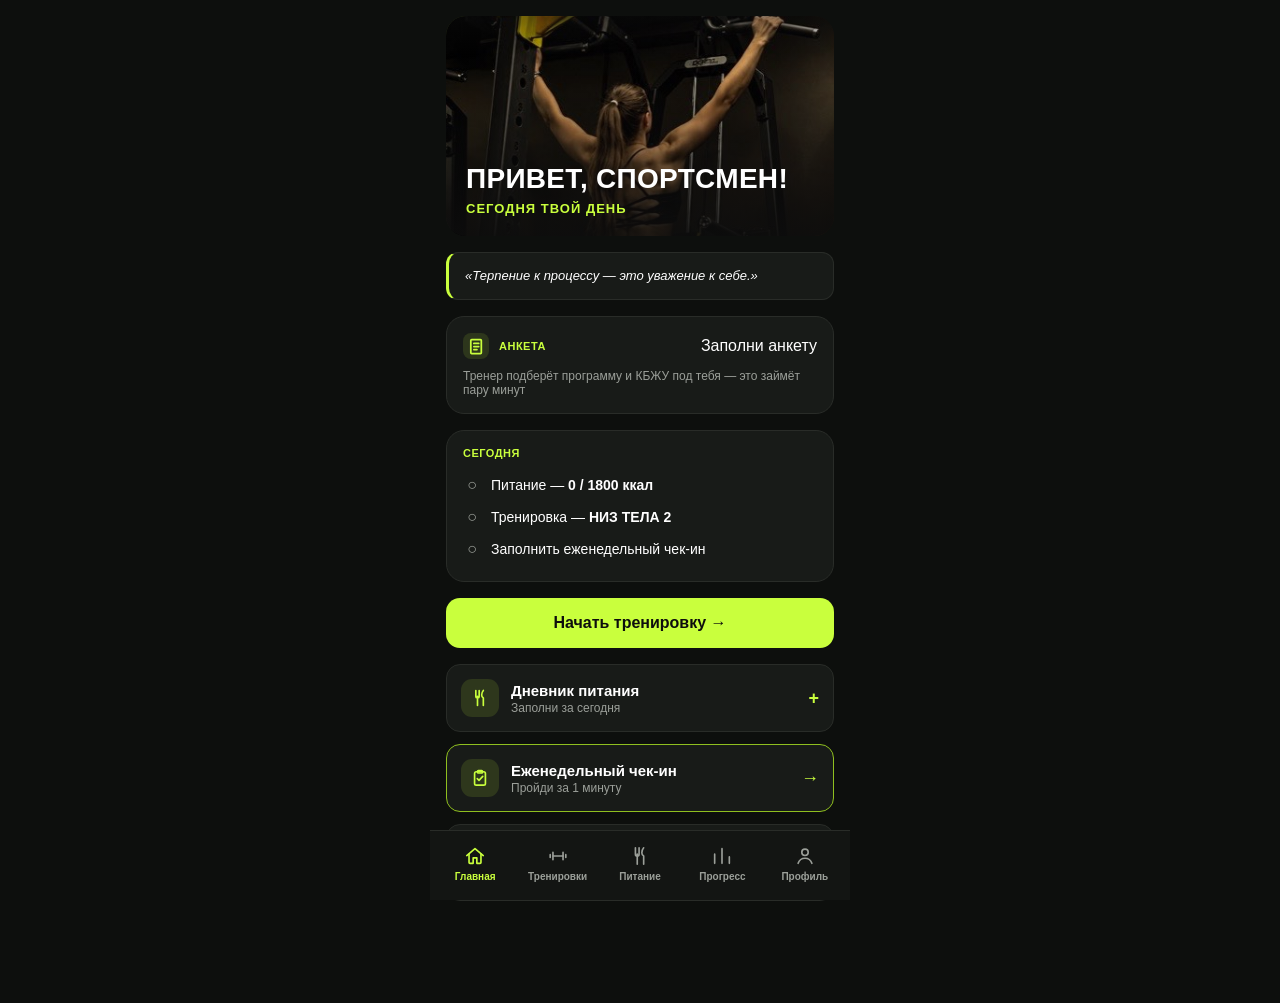
<file: index.html>
<!doctype html>
<html lang="ru">
<head>
<meta charset="UTF-8" />
<meta name="viewport" content="width=device-width, initial-scale=1.0, maximum-scale=1.0, user-scalable=no, viewport-fit=cover" />
<title>Мой тренер</title>
<meta name="theme-color" content="#0d0f0d" />
<meta name="mobile-web-app-capable" content="yes" />
<meta name="apple-mobile-web-app-capable" content="yes" />
<meta name="apple-mobile-web-app-status-bar-style" content="black-translucent" />
<meta name="apple-mobile-web-app-title" content="Мой тренер" />
<link rel="apple-touch-icon" href="icons/apple-touch-icon.png" />
<link rel="icon" href="icons/icon-192.png" />
<link rel="preconnect" href="https://telegram.org" />
<link rel="preconnect" href="https://fit.201-50-117-140.sslip.io" />
<link rel="stylesheet" href="styles.css" />
<script src="https://telegram.org/js/telegram-web-app.js" defer></script>
</head>
<body>
<div class="app">

  <!-- ===== HOME ===== -->
  <section class="screen" id="screen-home" data-screen>
    <div class="hero">
      <div class="hero-photo"></div>
      <img class="hero-img" src="assets/hero.jpg" alt=""
           onerror="this.remove()" />
      <div class="hero-overlay"></div>
      <div class="hero-text">
        <div class="hero-greeting" id="home-greeting">ПРИВЕТ!</div>
        <div class="hero-sub">Сегодня твой день</div>
      </div>
    </div>

    <div class="quote-card" id="daily-quote">Загрузка…</div>

    <div class="goal-card" id="anketa-nudge-card" data-nav="anketa">
      <div class="goal-card-head">
        <div class="goal-card-label-group">
          <span class="icon-badge sm" data-icon="notebook"></span>
          <span class="goal-card-label" id="anketa-nudge-label">АНКЕТА</span>
        </div>
        <span id="anketa-nudge-title">Заполни анкету</span>
      </div>
      <div class="goal-card-numbers" id="anketa-nudge-sub">Тренер подберёт программу и КБЖУ под тебя — это займёт пару минут</div>
    </div>

    <div class="goal-card" id="tariff-nudge-card" data-nav="tariff" hidden>
      <div class="goal-card-head">
        <div class="goal-card-label-group">
          <span class="icon-badge sm" data-icon="card"></span>
          <span class="goal-card-label">ТАРИФ</span>
        </div>
        <span id="tariff-nudge-title">Выбери тариф</span>
      </div>
      <div class="goal-card-numbers" id="tariff-nudge-sub">Тренер подготовил варианты — выбери свой</div>
    </div>

    <div class="goal-card" id="goal-card" data-nav="anketa" data-open-section="goals" hidden>
      <div class="goal-card-head">
        <div class="goal-card-label-group">
          <span class="icon-badge sm" data-icon="target"></span>
          <span class="goal-card-label">ТВОЯ ЦЕЛЬ</span>
        </div>
        <span id="goal-card-title">—</span>
      </div>
      <div class="goal-progress-bar"><div class="goal-progress-fill" id="goal-progress-fill"></div></div>
      <div class="goal-card-numbers" id="goal-card-numbers"></div>
    </div>

    <div class="today-card" id="today-card">
      <div class="today-card-title">СЕГОДНЯ</div>
      <div class="today-row" id="today-row-nutrition">
        <span class="today-mark" id="today-mark-nutrition">○</span>
        <span class="today-row-text">Питание — <b id="today-nutrition-text">0 / 1800 ккал</b></span>
      </div>
      <div class="today-row" id="today-row-workout">
        <span class="today-mark" id="today-mark-workout">○</span>
        <span class="today-row-text">Тренировка — <b id="today-workout-text">—</b></span>
      </div>
      <div class="today-row" id="today-row-checkin" hidden>
        <span class="today-mark">○</span>
        <span class="today-row-text">Заполнить еженедельный чек-ин</span>
      </div>
    </div>

    <button class="btn-primary" id="today-cta-btn" data-nav="workouts">Начать тренировку →</button>

    <div class="list-card" data-nav="nutrition">
      <div class="list-card-icon" data-icon="fork"></div>
      <div class="list-card-body">
        <div class="list-card-title">Дневник питания</div>
        <div class="list-card-sub" id="nutrition-card-sub">Заполни за сегодня</div>
      </div>
      <div class="list-card-plus">+</div>
    </div>

    <div class="list-card" id="checkin-banner" data-nav="checkin" hidden>
      <div class="list-card-icon" data-icon="clipboard"></div>
      <div class="list-card-body">
        <div class="list-card-title">Еженедельный чек-ин</div>
        <div class="list-card-sub">Пройди за 1 минуту</div>
      </div>
      <div class="list-card-arrow">→</div>
    </div>

    <div class="list-card" data-nav="ai">
      <div class="list-card-icon" data-icon="bot"></div>
      <div class="list-card-body">
        <div class="list-card-title">ИИ-консультант</div>
        <div class="list-card-sub">Быстрый ответ на вопрос о тренировках и питании</div>
      </div>
      <div class="list-card-arrow">→</div>
    </div>
  </section>

  <!-- ===== WORKOUTS ===== -->
  <section class="screen" id="screen-workouts" data-screen hidden>
    <div class="hero hero-sub-screen">
      <div class="hero-photo"></div>
      <img class="hero-img" src="assets/workouts.jpg" alt="" loading="lazy" onerror="this.remove()" />
      <div class="hero-overlay"></div>
      <div class="hero-topbar">
        <button class="back-btn back-btn-overlay" data-nav="home">←</button>
      </div>
      <div class="hero-text">
        <div class="hero-greeting" id="workout-day-title">ВЕРХ ТЕЛА</div>
        <div class="hero-sub" id="workout-day-meta">40 мин &nbsp;·&nbsp; 8 упражнений</div>
      </div>
    </div>

    <div class="segmented" id="workout-segmented">
      <span class="active" data-view="day">Сегодня</span><span data-view="week">Вся неделя</span>
    </div>

    <div data-view-content="day" id="workout-day">
      <div class="day-pills" id="workout-day-pills"></div>

      <button class="btn-primary" id="start-workout-btn">Начать</button>

      <div class="section-label">Упражнения</div>
      <div class="exercise-list" id="exercise-list"></div>
    </div>

    <div data-view-content="week" id="workout-week" hidden>
      <div class="week-summary-header">
        <span id="week-completion-label">0 из 0 выполнено</span>
        <div class="goal-progress-bar"><div class="goal-progress-fill" id="week-completion-fill"></div></div>
      </div>
      <div class="section-label">Программа на неделю</div>
      <div id="week-program-list" class="week-program-list"></div>
    </div>
  </section>

  <!-- ===== WORKOUT SESSION (пошаговое выполнение) ===== -->
  <section class="screen" id="screen-session" data-screen hidden>
    <div class="topbar">
      <button class="back-btn" id="session-close">✕</button>
      <div class="topbar-title" id="session-progress-label">Упражнение 1 из 8</div>
      <div class="topbar-spacer"></div>
    </div>
    <div class="session-progress-bar"><div class="session-progress-fill" id="session-progress-fill"></div></div>

    <div class="session-exercise-icon" id="session-exercise-icon"></div>
    <div class="session-exercise-name" id="session-exercise-name">—</div>
    <div class="session-exercise-target" id="session-exercise-target">—</div>

    <div class="tip-text" id="session-tip">Работай подконтрольно, следи за техникой.</div>

    <div id="session-sets-block">
      <div class="section-label">Подходы</div>
      <div id="session-sets-list" class="session-sets-list"></div>
    </div>

    <div id="session-rpe-block">
      <div class="section-label">RPE — насколько тяжело?</div>
      <div class="scale-10" id="session-rpe-scale"></div>
    </div>

    <div class="section-label">Комментарий (необязательно)</div>
    <textarea id="session-comment" class="session-comment" placeholder="Как прошло? Что-то мешало?"></textarea>

    <button class="btn-primary" id="session-next-btn">Готово →</button>
  </section>

  <!-- ===== WORKOUT COMPLETE ===== -->
  <section class="screen" id="screen-session-complete" data-screen hidden>
    <div class="complete-wrap">
      <div class="complete-check" data-icon="check"></div>
      <div class="complete-title">ТРЕНИРОВКА<br />ВЫПОЛНЕНА</div>
      <div class="stat-row">
        <div class="stat-card">
          <div class="stat-value" id="complete-duration">—</div>
          <div class="stat-label">минут</div>
        </div>
        <div class="stat-card">
          <div class="stat-value" id="complete-exercises">—</div>
          <div class="stat-label">упражнений</div>
        </div>
        <div class="stat-card">
          <div class="stat-value" id="complete-sets">—</div>
          <div class="stat-label">подходов</div>
        </div>
      </div>
      <div class="section-label">Как прошло?</div>
      <div class="mood-row" id="complete-mood-row">
        <button class="mood-btn" data-mood="hard"><span data-icon="sad"></span><span>Тяжело</span></button>
        <button class="mood-btn" data-mood="ok"><span data-icon="neutral"></span><span>Нормально</span></button>
        <button class="mood-btn" data-mood="great"><span data-icon="flame"></span><span>Отлично</span></button>
      </div>
      <div class="section-label">Насколько тяжело в целом? (RPE)</div>
      <div class="scale-10" id="complete-rpe-scale" data-scale></div>

      <div class="complete-quote" id="complete-quote">Ещё один шаг к твоей цели.</div>
      <button class="btn-primary" id="complete-finish-btn">Завершить</button>
      <button class="btn-outline" id="complete-contact-trainer-btn">Есть вопрос по тренировке? Написать тренеру</button>
    </div>
  </section>

  <!-- ===== NUTRITION ===== -->
  <section class="screen" id="screen-nutrition" data-screen hidden>
    <div class="hero hero-sub-screen">
      <div class="hero-photo"></div>
      <img class="hero-img" src="assets/nutrition.jpg" alt="" loading="lazy" onerror="this.remove()" />
      <div class="hero-overlay"></div>
      <div class="hero-topbar">
        <button class="back-btn back-btn-overlay" data-nav="home">←</button>
      </div>
      <div class="hero-text">
        <div class="hero-greeting">ПИТАНИЕ</div>
        <div class="hero-sub">Хорошее питание — забота о себе</div>
      </div>
    </div>

    <div class="segmented" id="nutrition-segmented">
      <span class="active" data-view="day">Сегодня</span><span data-view="week">Неделя</span>
    </div>

    <div data-view-content="day" id="nutrition-day">
      <div class="calorie-ring-wrap">
        <div class="calorie-ring">
          <div class="calorie-value" id="nutrition-today-kcal">0</div>
          <div class="calorie-goal">из <span id="nutrition-goal-kcal">1800</span> ккал</div>
        </div>
        <div class="macro-list">
          <div class="macro-row"><span class="macro-dot macro-b"></span>Б <b id="nutrition-today-protein" class="macro-value">0 г</b></div>
          <div class="macro-row"><span class="macro-dot macro-f"></span>Ж <b id="nutrition-today-fat" class="macro-value">0 г</b></div>
          <div class="macro-row"><span class="macro-dot macro-c"></span>У <b id="nutrition-today-carbs" class="macro-value">0 г</b></div>
        </div>
      </div>

      <div class="section-label">Записи за сегодня</div>
      <div id="nutrition-today-list" class="hint-text">Пока пусто.</div>

      <div class="nutrition-add-row">
        <input type="text" id="fatsecret-link-input" placeholder="Вставь ссылку на день из FatSecret" style="flex: 1;" />
        <button class="btn-primary" id="save-fatsecret-btn">Сохранить</button>
      </div>

      <div id="nutrition-upload-status" class="hint-text" hidden></div>
      <div class="hint-text">Где взять ссылку: открой FatSecret → «Дневник питания» → выбери нужный день → «Экспорт» (или «Поделиться») → скопируй ссылку на PDF и вставь сюда. Калории, белки, жиры и углеводы за день посчитаем сами.</div>
      <button class="btn-outline" id="nutrition-contact-trainer-btn">Есть вопрос по рациону? Написать тренеру</button>
    </div>

    <div data-view-content="week" id="nutrition-week" hidden>
      <div class="section-label">Дни недели</div>
      <div id="week-day-list" class="week-day-list"></div>

      <div class="section-label">Среднее за неделю vs норма</div>
      <div id="week-summary" class="week-summary"></div>

      <div id="week-verdict" class="banner-card"></div>
      <div class="hint-text">Считается по дням, где есть данные (скрин/текст из FatSecret). Дни без записи в среднее не входят.</div>
    </div>
  </section>

  <!-- ===== PROGRESS ===== -->
  <section class="screen" id="screen-progress" data-screen hidden>
    <div class="hero hero-sub-screen">
      <div class="hero-photo"></div>
      <img class="hero-img" src="assets/progress.jpg" alt="" loading="lazy" onerror="this.remove()" />
      <div class="hero-overlay"></div>
      <div class="hero-topbar">
        <button class="back-btn back-btn-overlay" data-nav="home">←</button>
      </div>
      <div class="hero-text">
        <div class="hero-greeting">ТВОЙ ПРОГРЕСС</div>
        <div class="hero-sub">Результаты, которыми можно гордиться</div>
      </div>
    </div>

    <div class="result-hero" id="result-hero" hidden>
      <div class="result-hero-delta" id="result-hero-delta">—</div>
      <div class="result-hero-period" id="result-hero-period"></div>
      <div class="result-hero-range" id="result-hero-range"></div>
      <div class="result-hero-stats" id="result-hero-stats"></div>
      <button class="btn-outline btn-with-icon" id="share-result-btn" style="margin-top:16px;"><span data-icon="share"></span>Поделиться результатом</button>
    </div>

    <div class="segmented" id="progress-segmented">
      <span class="active" data-view="weight">Вес</span><span data-view="measurements">Замеры</span><span data-view="photos">Фото</span>
    </div>

    <div data-view-content="weight" id="progress-weight">
      <svg class="chart" viewBox="0 0 320 120" preserveAspectRatio="none" id="weight-chart"></svg>

      <div class="stat-row" id="weight-stat-row">
        <div class="stat-card">
          <div class="stat-value-sm" id="weight-start">—</div>
          <div class="stat-label">начальный</div>
        </div>
        <div class="stat-card">
          <div class="stat-value-sm accent" id="weight-current">—</div>
          <div class="stat-label">текущий</div>
        </div>
        <div class="stat-card" id="weight-target-card" hidden>
          <div class="stat-value-sm" id="weight-target">—</div>
          <div class="stat-label">цель</div>
        </div>
      </div>

      <div class="banner-card" id="weight-banner">Внеси первый замер, чтобы видеть динамику</div>
      <button class="btn-outline" data-goto-tab="measurements">+ Внести замеры (раз в 2 недели)</button>
    </div>

    <div data-view-content="measurements" id="progress-measurements" hidden>
      <div class="list-card" id="measure-guide-btn">
        <div class="list-card-icon" data-icon="notebook"></div>
        <div class="list-card-body">
          <div class="list-card-title">Как правильно измерять</div>
          <div class="list-card-sub">8 точек с фото-подсказками — открыть гид</div>
        </div>
        <div class="list-card-arrow">→</div>
      </div>
      <div class="section-label" style="margin-top: 20px;">Новая запись</div>
      <div class="hint-text tip-text">Взвешивайся и делай замеры по утрам натощак, до еды и воды — так цифры будет честно сравнивать раз от раза.</div>
      <div class="measurement-form" style="margin-bottom: 4px;">
        <label>Дата<input type="date" id="m-date" /></label>
      </div>
      <div class="measurement-form">
        <label>Вес, кг<input type="number" step="0.1" id="m-weight" /></label>
        <label>Талия, см<input type="number" step="0.5" id="m-waist" /></label>
        <label>Живот, см<input type="number" step="0.5" id="m-zhivot" /></label>
        <label>Ягодицы, см<input type="number" step="0.5" id="m-bedra" /></label>
        <label>Ноги (бедро), см<input type="number" step="0.5" id="m-bedro" /></label>
        <label>Икры, см<input type="number" step="0.5" id="m-ikry" /></label>
        <label>Руки, см<input type="number" step="0.5" id="m-ruki" /></label>
        <label>Плечи, см<input type="number" step="0.5" id="m-plechi" /></label>
        <label>Спина (ширина), см<input type="number" step="0.5" id="m-spina_grud" /></label>
      </div>
      <button class="btn-primary" id="submit-measurement">Сохранить замер</button>
      <button class="btn-outline" id="cancel-edit-measurement" hidden>Отмена</button>
      <span id="measurement-saved" class="hint-text" hidden>Сохранено ✓</span>

      <div class="section-label" style="margin-top: 24px;">История</div>
      <div id="measurements-history" class="hint-text">Записей пока нет.</div>
    </div>

    <div data-view-content="photos" id="progress-photos" hidden>
      <div class="list-card" id="photo-guide-btn">
        <div class="list-card-icon" data-icon="notebook"></div>
        <div class="list-card-body">
          <div class="list-card-title">Как правильно делать фото</div>
          <div class="list-card-sub">Пример + чек-лист — открыть гид</div>
        </div>
        <div class="list-card-arrow">→</div>
      </div>
      <div class="section-label" style="margin-top: 20px;">Добавить фото</div>
      <div class="measurement-form" style="margin-bottom: 4px;">
        <label>Дата<input type="date" id="photo-date" /></label>
      </div>
      <div class="photo-upload-row">
        <label class="photo-upload-slot">
          <input type="file" accept="image/*" data-angle="front" hidden />
          <span class="photo-upload-icon">+</span>
          <span>Спереди</span>
        </label>
        <label class="photo-upload-slot">
          <input type="file" accept="image/*" data-angle="side" hidden />
          <span class="photo-upload-icon">+</span>
          <span>Сбоку</span>
        </label>
        <label class="photo-upload-slot">
          <input type="file" accept="image/*" data-angle="back" hidden />
          <span class="photo-upload-icon">+</span>
          <span>Сзади</span>
        </label>
      </div>
      <div id="photo-upload-status" class="hint-text" hidden></div>

      <div class="section-label" style="margin-top: 24px;">Сравнение: было / сейчас</div>
      <div id="photo-compare"></div>

      <div class="section-label" style="margin-top: 24px;">История</div>
      <div id="photo-history"></div>
    </div>
  </section>

  <!-- ===== ГИД ПО ЗАМЕРАМ ===== -->
  <section class="screen" id="screen-measure-guide" data-screen hidden>
    <div class="topbar">
      <button class="back-btn" data-nav="progress" data-open-tab="measurements">←</button>
      <div class="topbar-title">Как правильно измерять</div>
      <div class="topbar-spacer"></div>
    </div>
    <div class="guide-card-list">
      <img class="guide-card-img" src="assets/measure-guide/01_ikry.jpg" alt="Икры — полный обхват" loading="lazy" />
      <img class="guide-card-img" src="assets/measure-guide/02_nogi.jpg" alt="Ноги — полный обхват, бедро" loading="lazy" />
      <img class="guide-card-img" src="assets/measure-guide/03_yagoditsy.jpg" alt="Ягодицы — полный обхват" loading="lazy" />
      <img class="guide-card-img" src="assets/measure-guide/04_zhivot.jpg" alt="Живот — низ пупка" loading="lazy" />
      <img class="guide-card-img" src="assets/measure-guide/05_taliya.jpg" alt="Талия — ниже рёбер" loading="lazy" />
      <img class="guide-card-img" src="assets/measure-guide/06_spina.jpg" alt="Спина — ширина" loading="lazy" />
      <img class="guide-card-img" src="assets/measure-guide/07_ruki.jpg" alt="Руки — полный обхват" loading="lazy" />
      <img class="guide-card-img" src="assets/measure-guide/08_plechi.jpg" alt="Плечи — полный обхват" loading="lazy" />
      <img class="guide-card-img" src="assets/measure-guide/09_sovety.png" alt="Советы" loading="lazy" />
    </div>
  </section>

  <!-- ===== ГИД ПО ФОТО ===== -->
  <section class="screen" id="screen-photo-guide" data-screen hidden>
    <div class="topbar">
      <button class="back-btn" data-nav="progress" data-open-tab="photos">←</button>
      <div class="topbar-title">Как правильно делать фото</div>
      <div class="topbar-spacer"></div>
    </div>
    <div class="hint-text" style="margin-bottom: 14px;">Одинаковые условия = объективный результат</div>
    <div class="banner-card" style="margin-bottom: 18px;">
      <span data-icon="warn"></span>
      <span>Делай фото в одном и том же месте, при одинаковом освещении и в одном и том же белье.</span>
    </div>
    <div class="photo-guide-triptych">
      <img src="assets/photo-guide-front.jpg" alt="Пример фото спереди" loading="lazy" />
      <img src="assets/photo-guide-side.jpg" alt="Пример фото сбоку" loading="lazy" />
      <img src="assets/photo-guide-back.jpg" alt="Пример фото сзади" loading="lazy" />
    </div>
    <div class="section-label">Важные моменты</div>
    <div class="photo-guide-checklist">
      <div><span data-icon="check"></span>Один и тот же комплект белья</div>
      <div><span data-icon="check"></span>Хорошее освещение (дневной свет)</div>
      <div><span data-icon="check"></span>Нейтральный фон</div>
      <div><span data-icon="check"></span>Камера на уровне талии</div>
      <div><span data-icon="check"></span>Полный рост, тело в кадре полностью</div>
      <div><span data-icon="check"></span>Стойте прямо, не напрягайтесь</div>
      <div><span data-icon="check"></span>Руки свободно вдоль тела</div>
      <div><span data-icon="check"></span>Волосы соберите, чтобы были видны контуры тела</div>
    </div>
    <div class="hint-text" style="margin-top: 18px;">Эти фото нужны для отслеживания прогресса. Их видите только вы и ваш тренер.</div>
  </section>

  <!-- ===== CHECK-IN ===== -->
  <section class="screen" id="screen-checkin" data-screen hidden>
    <div class="hero hero-sub-screen">
      <div class="hero-photo"></div>
      <img class="hero-img" src="assets/checkin.jpg" alt="" loading="lazy" onerror="this.remove()" />
      <div class="hero-overlay"></div>
      <div class="hero-topbar">
        <button class="back-btn back-btn-overlay" data-nav="home">←</button>
      </div>
      <div class="hero-text">
        <div class="hero-greeting">ЧЕК-ИН</div>
        <div class="hero-sub">Как ты себя чувствуешь на этой неделе?</div>
      </div>
    </div>

    <div class="checkin-field">
      <div class="checkin-label"><span data-icon="moon"></span>Сон</div>
      <div class="scale-10" data-scale></div>
    </div>
    <div class="checkin-field">
      <div class="checkin-label"><span data-icon="pulse"></span>Стресс</div>
      <div class="scale-10" data-scale></div>
    </div>
    <div class="checkin-field">
      <div class="checkin-label"><span data-icon="heart"></span>Самочувствие</div>
      <div class="scale-10" data-scale></div>
    </div>
    <div class="checkin-field">
      <div class="checkin-label"><span data-icon="flag"></span>Соблюдение плана</div>
      <div class="scale-10" data-scale></div>
    </div>

    <button class="btn-primary" id="submit-checkin">Отправить</button>
  </section>

  <!-- ===== ИИ-КОНСУЛЬТАНТ ===== -->
  <section class="screen" id="screen-ai" data-screen hidden>
    <div class="topbar">
      <button class="back-btn" data-nav="home">←</button>
      <div class="topbar-title">ИИ-консультант</div>
      <div class="topbar-spacer"></div>
    </div>

    <div class="hint-text" style="margin-bottom: 16px;">Отвечает на общие вопросы о тренировках и питании. Для личных вопросов по твоей программе — «Написать тренеру» в профиле.</div>

    <div id="ai-chat-log" class="ai-chat-log"></div>

    <div id="ai-chat-status" class="hint-text" hidden></div>

    <div class="ai-chat-input-row">
      <input type="text" id="ai-chat-input" placeholder="Спроси что-нибудь…" />
      <button class="btn-primary" id="ai-chat-send-btn">→</button>
    </div>
  </section>

  <!-- ===== PROFILE ===== -->
  <section class="screen" id="screen-profile" data-screen hidden>
    <div class="topbar">
      <button class="back-btn" data-nav="home">←</button>
      <div class="topbar-title">Профиль</div>
      <div class="topbar-spacer"></div>
    </div>

    <div class="profile-head">
      <div class="avatar" id="profile-avatar">?</div>
      <div>
        <div class="profile-name" id="profile-name">—</div>
        <div class="profile-sub">Клиент с 12.04.2024</div>
      </div>
    </div>

    <div class="achievements-grid" id="achievements-grid"></div>

    <div class="menu-list">
      <div class="menu-item" data-nav="anketa"><span class="icon-badge sm" data-icon="notebook"></span>Моя анкета</div>
      <div class="menu-item" data-nav="tariff"><span class="icon-badge sm" data-icon="card"></span>Тариф</div>
      <div class="menu-item" data-nav="settings"><span class="icon-badge sm" data-icon="gear"></span>Настройки</div>
      <div class="menu-item" id="contact-trainer-btn"><span class="icon-badge sm" data-icon="chat"></span>Написать тренеру</div>
    </div>
  </section>

  <!-- ===== ТАРИФ ===== -->
  <section class="screen" id="screen-tariff" data-screen hidden>
    <div class="topbar">
      <button class="back-btn" data-nav="profile">←</button>
      <div class="topbar-title">Тариф</div>
      <div class="topbar-spacer"></div>
    </div>
    <div id="tariff-content"></div>
  </section>

  <!-- ===== АНКЕТА ===== -->
  <section class="screen" id="screen-anketa" data-screen hidden>
    <div class="topbar">
      <button class="back-btn" data-nav="profile">←</button>
      <div class="topbar-title">Твоя анкета</div>
      <div class="topbar-spacer"></div>
    </div>

    <div class="anketa-progress-bar"><div class="anketa-progress-fill" id="anketa-progress-fill"></div></div>
    <div class="hint-text" id="anketa-progress-label" style="margin-bottom: 20px;">0 из 8 разделов заполнено</div>

    <div id="anketa-sections"></div>
  </section>

  <!-- ===== НАСТРОЙКИ ===== -->
  <section class="screen" id="screen-settings" data-screen hidden>
    <div class="topbar">
      <button class="back-btn" data-nav="profile">←</button>
      <div class="topbar-title">Настройки</div>
      <div class="topbar-spacer"></div>
    </div>

    <div class="settings-row">
      <div>
        <div class="settings-row-title">Напоминания о тренировках</div>
        <div class="settings-row-sub">Если сегодня по плану тренировка, а её ещё нет в логе</div>
      </div>
      <label class="switch">
        <input type="checkbox" id="settings-workout-reminders" checked />
        <span class="switch-track"><span class="switch-thumb"></span></span>
      </label>
    </div>

    <div class="settings-row" style="margin-top: 10px;">
      <div>
        <div class="settings-row-title">Напоминания о питании</div>
        <div class="settings-row-sub">Если за сегодня ещё не внесено КБЖУ или скрин</div>
      </div>
      <label class="switch">
        <input type="checkbox" id="settings-nutrition-reminders" checked />
        <span class="switch-track"><span class="switch-thumb"></span></span>
      </label>
    </div>

    <div class="settings-row" style="margin-top: 10px;">
      <div>
        <div class="settings-row-title">Напоминания о замерах</div>
        <div class="settings-row-sub">Раз в 2 недели + подсказка внести первый замер</div>
      </div>
      <label class="switch">
        <input type="checkbox" id="settings-measurement-reminders" checked />
        <span class="switch-track"><span class="switch-thumb"></span></span>
      </label>
    </div>

    <div class="hint-text" style="margin: 24px 0;">Версия мини-аппа: 1.0</div>

    <button class="btn-outline" id="settings-close-btn">Закрыть приложение</button>
  </section>

</div>

<div id="subscription-gate-screen" class="subscription-gate-screen" hidden>
  <div class="subscription-gate-card">
    <div class="subscription-gate-icon" data-icon="lock"></div>
    <div class="subscription-gate-title">Доступ закрыт</div>
    <div class="subscription-gate-text">Пробный период или оплаченный доступ закончились. Напиши тренеру, чтобы продлить.</div>
    <button class="btn-primary" id="subscription-gate-contact-btn">Написать тренеру</button>
  </div>
</div>

<nav class="tabbar">
  <button class="tab" data-nav="home" data-tab>
    <svg class="tab-icon" width="22" height="22" viewBox="0 0 24 24" fill="none" stroke="currentColor" stroke-width="1.8" stroke-linecap="round" stroke-linejoin="round"><path d="M3 11.5 12 4l9 7.5" /><path d="M5.5 10v9a1 1 0 0 0 1 1H10v-6h4v6h3.5a1 1 0 0 0 1-1v-9" /></svg>
    <span>Главная</span>
  </button>
  <button class="tab" data-nav="workouts" data-tab>
    <svg class="tab-icon" width="22" height="22" viewBox="0 0 24 24" fill="none" stroke="currentColor" stroke-width="1.8" stroke-linecap="round" stroke-linejoin="round"><path d="M6.5 8v8M17.5 8v8" /><path d="M3.5 10.5v3M20.5 10.5v3" /><path d="M6.5 12h11" /></svg>
    <span>Тренировки</span>
  </button>
  <button class="tab" data-nav="nutrition" data-tab>
    <svg class="tab-icon" width="22" height="22" viewBox="0 0 24 24" fill="none" stroke="currentColor" stroke-width="1.8" stroke-linecap="round" stroke-linejoin="round"><path d="M7 3v7a2 2 0 0 0 4 0V3M9 10v11" /><path d="M16 3c-1.4 1.6-2 3.4-2 5.5 0 1.8 1 3 2 3.5v9" /></svg>
    <span>Питание</span>
  </button>
  <button class="tab" data-nav="progress" data-tab>
    <svg class="tab-icon" width="22" height="22" viewBox="0 0 24 24" fill="none" stroke="currentColor" stroke-width="1.8" stroke-linecap="round" stroke-linejoin="round"><path d="M4 20V10M12 20V4M20 20v-7" /></svg>
    <span>Прогресс</span>
  </button>
  <button class="tab" data-nav="profile" data-tab>
    <svg class="tab-icon" width="22" height="22" viewBox="0 0 24 24" fill="none" stroke="currentColor" stroke-width="1.8" stroke-linecap="round" stroke-linejoin="round"><circle cx="12" cy="8" r="3.5" /><path d="M4.5 20c1.2-3.5 4.2-5.5 7.5-5.5s6.3 2 7.5 5.5" /></svg>
    <span>Профиль</span>
  </button>
</nav>

<div class="modal-overlay" id="tariff-contact-modal" hidden>
  <div class="modal-card">
    <div class="modal-icon" data-icon="check"></div>
    <h3>Заявка отправлена!</h3>
    <p>Тренер получил твой выбор тарифа. Напиши ему сам(а) — так быстрее обсудите оплату и детали, текст уже готов.</p>
    <button class="btn-primary btn-with-icon" id="tariff-modal-contact-btn"><span data-icon="chat"></span>Написать тренеру</button>
    <button class="btn-outline" id="tariff-modal-close-btn">Позже</button>
  </div>
</div>

<div class="modal-overlay" id="trainer-action-modal" hidden>
  <div class="modal-card">
    <div class="modal-icon" data-icon="pencil"></div>
    <h3>Тренер обновил твой план</h3>
    <p id="trainer-action-text"></p>
    <button class="btn-primary" id="trainer-action-ok-btn">Понятно</button>
  </div>
</div>

<div class="modal-overlay" id="share-card-modal" hidden>
  <div class="modal-card" style="max-width:300px;">
    <canvas id="share-canvas" style="width:100%;border-radius:14px;margin-bottom:16px;display:block;"></canvas>
    <button class="btn-primary btn-with-icon" id="share-download-btn"><span data-icon="download"></span>Скачать картинку</button>
    <button class="btn-outline" id="share-close-btn">Закрыть</button>
  </div>
</div>

<script src="app.js" defer></script>
</body>
</html>
</file>
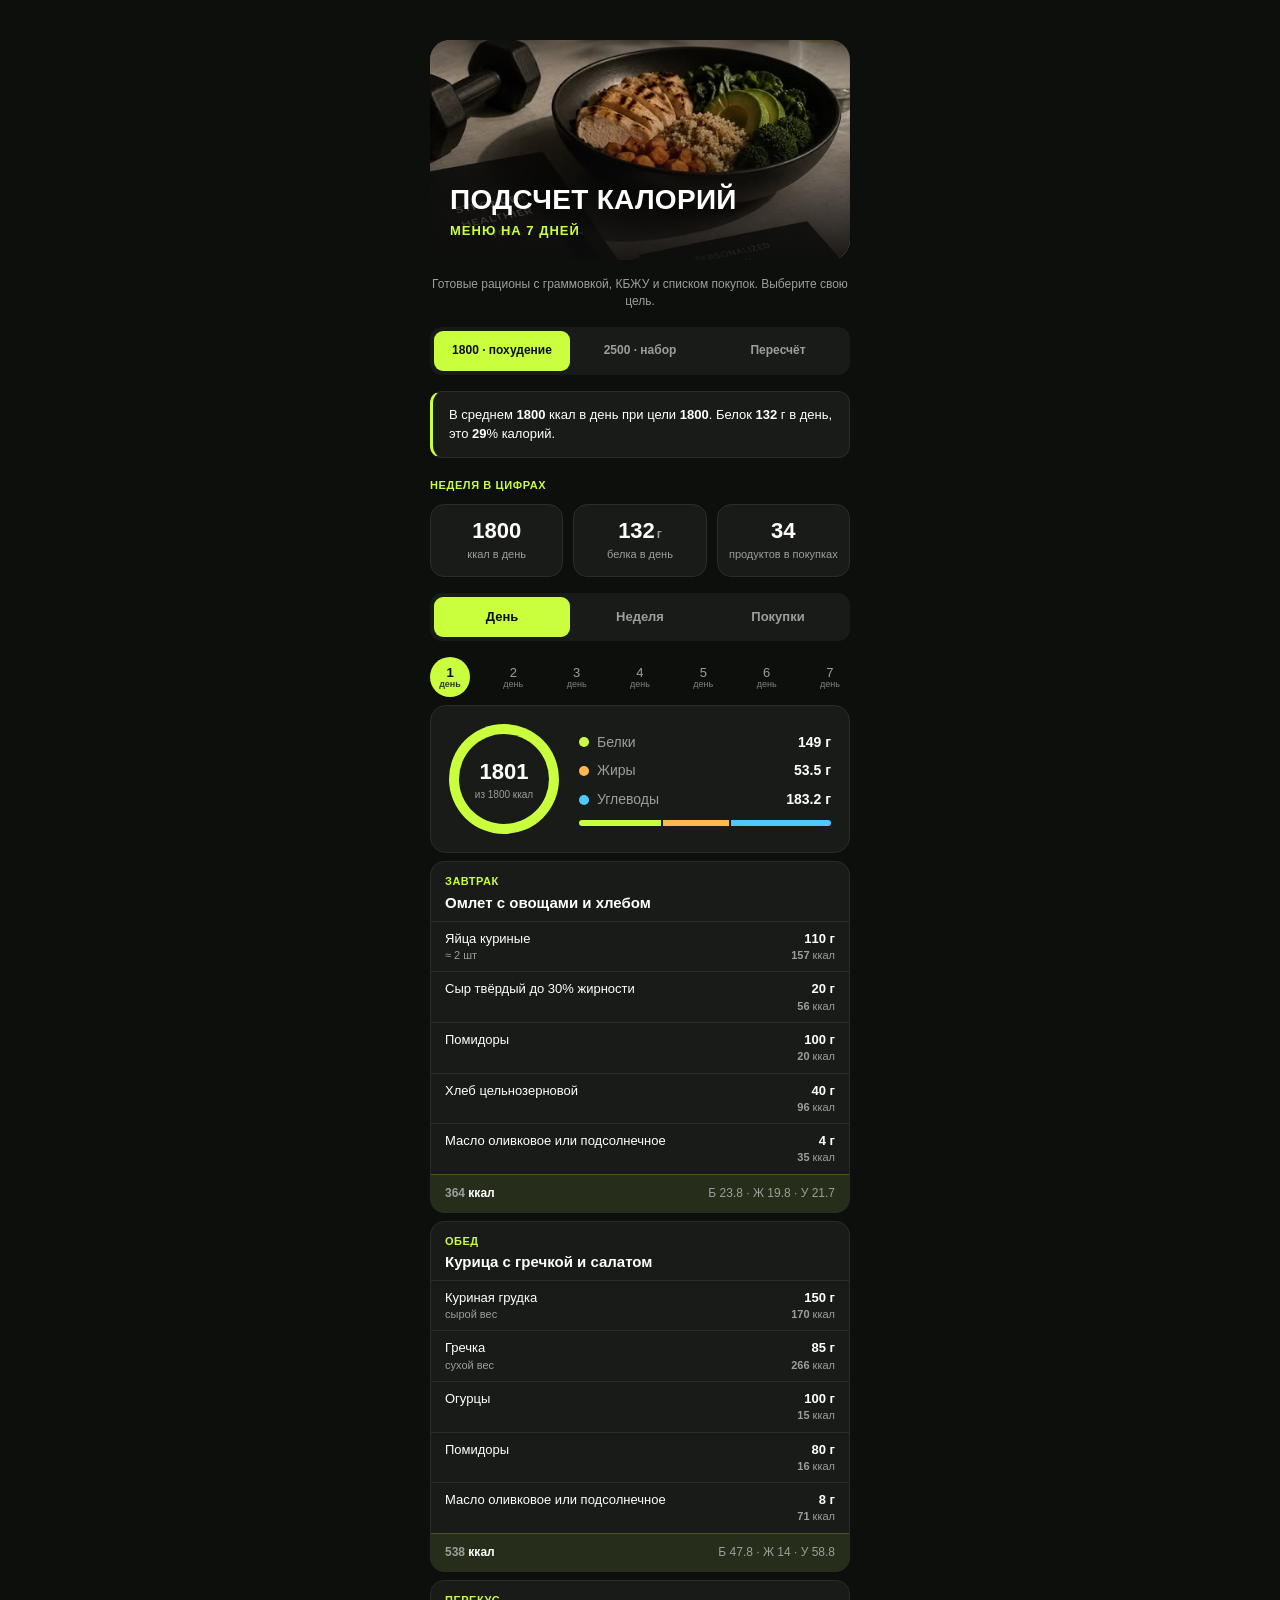
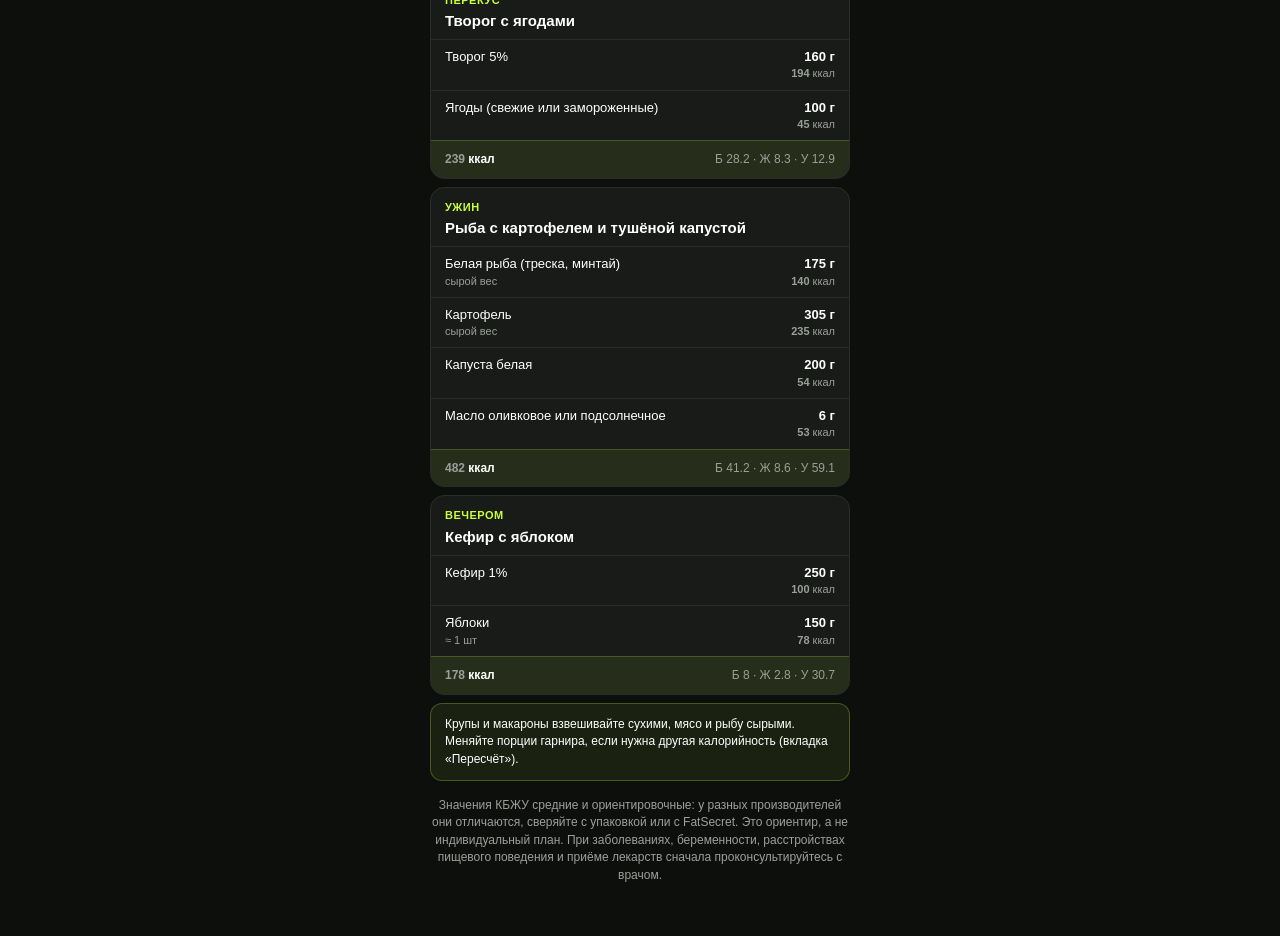
<file: kalorii.html>
<!doctype html>
<html lang="ru">
<head>
<meta charset="utf-8">
<meta name="viewport" content="width=device-width, initial-scale=1, viewport-fit=cover">
<meta name="theme-color" content="#0d0f0d">
<title>Подсчет калорий · Побединский фит</title>
<meta name="description" content="Меню на 7 дней на 1800 и 2500 ккал с граммовкой, КБЖУ, списком покупок и калькулятором нормы.">
<script src="https://telegram.org/js/telegram-web-app.js"></script>
<style>
html,body{margin:0;padding:0;background:#0d0f0d;color-scheme:dark}
body{padding:env(safe-area-inset-top,0px) 0 env(safe-area-inset-bottom,0px)}
@media (max-width:440px){.pf{border-radius:0}}
@media (min-width:441px){body{padding-block:24px}}
</style>
<style>
/* Mini app «Побединский фит»: dark single-theme phone column, lime accent */
.pf{--pf-bg:#0d0f0d;--pf-card:#181b18;--pf-card2:#222522;--pf-accent:#c9ff3d;--pf-accent-dim:#8fbf1f;--pf-text:#ffffff;--pf-dim:#9b9f99;--pf-border:#292c28;--pf-fat:#ffb84d;--pf-carb:#4dc9ff;--pf-danger:#ff5c5c;
  color-scheme:dark;max-width:420px;margin-inline:auto;background:var(--pf-bg);color:var(--pf-text);border-radius:24px;padding:16px 16px 28px;
  font-family:-apple-system,BlinkMacSystemFont,"Segoe UI",Roboto,Helvetica,Arial,sans-serif;-webkit-font-smoothing:antialiased;font-size:14px;line-height:1.4;display:flex;flex-direction:column;gap:16px}
.pf *{box-sizing:border-box}
.pf [hidden]{display:none!important}
.pf b,.pf strong{font-weight:800}
.pf-hero{position:relative;border-radius:20px;overflow:hidden;height:220px;display:flex;align-items:flex-end;background:radial-gradient(120% 100% at 20% 0%,rgba(198,255,61,.25),transparent 60%),linear-gradient(160deg,#1b1b1b 0%,#0d0d0d 70%)}
.pf-hero img{position:absolute;inset:0;width:100%;height:100%;object-fit:cover;object-position:center 70%}
.pf-hero::after{content:"";position:absolute;inset:0;background:linear-gradient(180deg,rgba(13,13,13,.45) 0%,rgba(13,13,13,.05) 18%,rgba(13,13,13,.05) 30%,rgba(13,13,13,.92) 100%)}
.pf-hero-text{position:relative;z-index:1;padding:20px}
.pf-hero h1{margin:0;font-size:28px;font-weight:800;letter-spacing:.3px;line-height:1.15;text-transform:uppercase}
.pf-hero p{margin:6px 0 0;color:var(--pf-accent);font-weight:600;text-transform:uppercase;font-size:13px;letter-spacing:1px}
.pf-seg{display:flex;background:var(--pf-card);border-radius:12px;padding:4px;gap:2px}
.pf-seg button{flex:1;font:inherit;font-size:13px;font-weight:700;color:var(--pf-dim);background:transparent;border:0;border-radius:9px;padding:9px 4px;cursor:pointer;min-height:40px}
.pf-seg button[aria-pressed="true"]{background:var(--pf-accent);color:#0d0d0d}
.pf button:focus-visible{outline:2px solid var(--pf-accent);outline-offset:2px}
.pf-quote{background:var(--pf-card);border:1px solid var(--pf-border);border-left:3px solid var(--pf-accent);border-radius:12px;padding:14px 16px;font-size:13px;line-height:1.45}
.pf-label{font-size:11px;font-weight:700;color:var(--pf-accent);letter-spacing:.6px;text-transform:uppercase;margin:4px 0 -6px}
.pf-stats{display:grid;grid-template-columns:repeat(3,1fr);gap:10px}
.pf-stat{background:var(--pf-card);border:1px solid var(--pf-border);border-radius:14px;padding:14px 6px;text-align:center;min-width:0}
.pf-stat-v{font-size:22px;font-weight:800;font-variant-numeric:tabular-nums;line-height:1.1}
.pf-stat-v small{font-size:12px;font-weight:700;color:var(--pf-dim);margin-left:2px}
.pf-stat-l{font-size:11px;color:var(--pf-dim);margin-top:4px}
.pf-pills{display:flex;justify-content:space-between;gap:4px}
.pf-pills button{width:40px;height:40px;border-radius:50%;border:0;background:transparent;color:var(--pf-dim);font:inherit;font-size:13px;cursor:pointer;display:flex;flex-direction:column;align-items:center;justify-content:center;line-height:1}
.pf-pills button small{font-size:9px;opacity:.8;margin-top:1px}
.pf-pills button[aria-pressed="true"]{background:var(--pf-accent);color:#0d0d0d;font-weight:800}
.pf-ringwrap{display:flex;align-items:center;gap:20px;background:var(--pf-card);border:1px solid var(--pf-border);border-radius:16px;padding:18px}
.pf-ring{--pct:0;width:110px;height:110px;border-radius:50%;background:conic-gradient(var(--pf-accent) calc(var(--pct)*1%),var(--pf-border) 0);display:flex;flex-direction:column;align-items:center;justify-content:center;flex-shrink:0;position:relative}
.pf-ring::before{content:"";position:absolute;inset:10px;border-radius:50%;background:var(--pf-card)}
.pf-ring > *{position:relative;z-index:1}
.pf-ring-v{font-size:22px;font-weight:800;font-variant-numeric:tabular-nums}
.pf-ring-g{font-size:10px;color:var(--pf-dim);text-align:center}
.pf-macros{flex:1;display:flex;flex-direction:column;gap:9px;min-width:0}
.pf-macro{font-size:14px;display:flex;align-items:center;gap:8px;color:var(--pf-dim)}
.pf-macro b{color:var(--pf-text);margin-left:auto;font-variant-numeric:tabular-nums}
.pf-dot{width:10px;height:10px;border-radius:50%;flex:0 0 auto}
.pf-dot.b{background:var(--pf-accent)}.pf-dot.f{background:var(--pf-fat)}.pf-dot.c{background:var(--pf-carb)}
.pf-split{display:flex;height:6px;border-radius:4px;overflow:hidden;gap:2px;margin-top:2px}
.pf-split i{display:block;height:100%}
.pf-meal{background:var(--pf-card);border:1px solid var(--pf-border);border-radius:14px;overflow:hidden}
.pf-meal-h{padding:12px 14px 8px}
.pf-meal-tag{font-size:11px;font-weight:700;color:var(--pf-accent);letter-spacing:.5px;text-transform:uppercase}
.pf-meal-dish{font-weight:700;font-size:15px;margin-top:2px}
.pf-item{display:flex;justify-content:space-between;gap:12px;padding:8px 14px;border-top:1px solid var(--pf-border);font-size:13px}
.pf-item span:first-child{min-width:0;overflow-wrap:anywhere}
.pf-item span:first-child small{display:block;color:var(--pf-dim);font-size:11px}
.pf-item span:last-child{font-weight:700;white-space:nowrap;font-variant-numeric:tabular-nums;text-align:right}
.pf-item span:last-child small{display:block;font-weight:400;color:var(--pf-dim);font-size:11px}
.pf-meal-f{display:flex;justify-content:space-between;gap:8px;padding:10px 14px;background:rgba(198,255,61,.08);border-top:1px solid rgba(198,255,61,.2);font-size:12px;font-variant-numeric:tabular-nums}
.pf-meal-f span:last-child{color:var(--pf-dim)}
.pf-list{display:flex;flex-direction:column;gap:8px}
.pf-row{display:flex;align-items:center;gap:12px;background:var(--pf-card);border:1px solid var(--pf-border);border-radius:12px;padding:10px 14px}
.pf-row-name{font-weight:700;font-size:13px;width:44px;flex:0 0 auto}
.pf-row-bar{flex:1;height:6px;background:#262626;border-radius:4px;overflow:hidden}
.pf-row-bar i{display:block;height:100%;border-radius:4px;background:var(--pf-accent)}
.pf-row-v{font-size:12px;color:var(--pf-dim);width:74px;text-align:right;font-variant-numeric:tabular-nums}
.pf-grid2{display:grid;grid-template-columns:1fr 1fr;gap:10px}
.pf-tile{background:var(--pf-card);border:1px solid var(--pf-border);border-radius:14px;padding:14px;min-width:0}
.pf-tile-n{font-weight:700;font-size:14px}
.pf-tile-k{color:var(--pf-dim);font-size:12px;margin-top:4px;font-variant-numeric:tabular-nums}
.pf-prod{background:var(--pf-card);border:1px solid var(--pf-border);border-radius:12px;padding:10px 14px}
.pf-prod-t{display:flex;justify-content:space-between;gap:10px;font-size:13px;margin-bottom:6px}
.pf-prod-t span:first-child{min-width:0;overflow-wrap:anywhere;font-weight:600}
.pf-prod-t span:last-child{color:var(--pf-dim);white-space:nowrap;font-variant-numeric:tabular-nums}
.pf-shop{background:var(--pf-card);border:1px solid var(--pf-border);border-radius:14px;overflow:hidden}
.pf-shop-h{padding:10px 14px;font-size:11px;font-weight:700;color:var(--pf-accent);letter-spacing:.5px;text-transform:uppercase;background:var(--pf-card2)}
.pf-shop-r{display:flex;justify-content:space-between;gap:12px;padding:10px 14px;border-top:1px solid var(--pf-border);font-size:13px}
.pf-shop-r > span:first-of-type{min-width:0;overflow-wrap:anywhere}
.pf-shop-r > span:first-of-type small{display:block;color:var(--pf-dim);font-size:11px}
.pf-shop-r span:last-child{font-weight:800;white-space:nowrap;text-align:right;font-variant-numeric:tabular-nums}
.pf-shop-r span:last-child small{display:block;font-weight:400;color:var(--pf-dim);font-size:11px}
.pf-hint{color:var(--pf-dim);font-size:12px;text-align:center;line-height:1.45;margin:0}
.pf-tip{background:rgba(198,255,61,.08);border:1px solid rgba(198,255,61,.25);border-radius:12px;padding:12px 14px;font-size:12px;line-height:1.45}
.pf-seg#menu-seg button{font-size:12px}
.pf-goal{background:var(--pf-card);border:1px solid var(--pf-border);border-radius:18px;padding:16px}
.pf-goal-h{display:flex;justify-content:space-between;align-items:center;gap:10px;margin-bottom:10px;font-size:14px;font-variant-numeric:tabular-nums}
.pf-label-in{margin:0}
.pf-goal-bar{height:8px;background:var(--pf-border);border-radius:4px;overflow:hidden;margin-bottom:8px}
.pf-goal-bar i{display:block;height:100%;width:0;background:var(--pf-accent);border-radius:4px;transition:width .3s ease}
.pf-goal-n{font-size:12px;color:var(--pf-dim)}
.pf-check{cursor:pointer;align-items:flex-start}
.pf-check input{width:22px;height:22px;margin:0;accent-color:var(--pf-accent);flex:0 0 auto}
.pf-check > span:nth-child(2){flex:1}
.pf-check.done > span{opacity:.45;text-decoration:line-through}
.pf-rc{background:var(--pf-card);border:1px solid var(--pf-border);border-radius:14px;padding:14px}
.pf-rc-h{display:flex;align-items:center;justify-content:space-between;gap:10px;font-size:18px;font-weight:800;font-variant-numeric:tabular-nums}
.pf-pill{display:inline-block;border-radius:999px;padding:3px 10px;font-size:12px;font-weight:800;background:rgba(198,255,61,.12);color:var(--pf-accent);white-space:nowrap}
.pf-pill.minus{background:rgba(77,201,255,.12);color:var(--pf-carb)}
.pf-rc p{margin:6px 0 0;font-size:13px}
.pf-rc p.who{color:var(--pf-dim);font-size:12px}
.pf-calc{background:var(--pf-card);border:1px solid var(--pf-border);border-radius:18px;padding:14px;display:flex;flex-direction:column;gap:12px}
.pf-seg-in{background:var(--pf-bg)}
.pf-fields{display:grid;grid-template-columns:repeat(3,1fr);gap:8px}
.pf-calc label{display:flex;flex-direction:column;gap:6px;font-size:11px;font-weight:700;color:var(--pf-dim);min-width:0}
.pf-calc input,.pf-calc select{font:inherit;font-size:17px;font-weight:800;width:100%;min-width:0;padding:10px 8px;border:1px solid var(--pf-border);border-radius:12px;background:var(--pf-bg);color:var(--pf-text);text-align:center}
.pf-calc select{font-size:14px;font-weight:600;text-align:left;padding:11px 10px}
.pf-calc input:focus-visible,.pf-calc select:focus-visible{outline:2px solid var(--pf-accent);outline-offset:2px}
.pf-calc-kcal{background:rgba(198,255,61,.08);border:1px solid rgba(198,255,61,.25);border-radius:14px;padding:14px;text-align:center}
.pf-calc-kcal b{display:block;font-size:30px;color:var(--pf-accent);font-variant-numeric:tabular-nums;line-height:1.1}
.pf-calc-kcal span{font-size:12px;color:var(--pf-dim)}
.pf-calc-kcal .warn{display:block;color:var(--pf-fat);margin-top:6px}
.pf-def{display:flex;flex-direction:column;gap:6px}
.pf-def-l{font-size:11px;font-weight:700;color:var(--pf-dim)}
#calc-def button{font-size:12px}
.pf-forecast{display:grid;grid-template-columns:1fr 1fr;gap:8px}
.pf-forecast > div{background:var(--pf-card2);border-radius:12px;padding:12px 8px;text-align:center;min-width:0}
.pf-forecast b{display:block;font-size:18px;font-variant-numeric:tabular-nums}
.pf-forecast b.down{color:var(--pf-accent)}.pf-forecast b.up{color:var(--pf-carb)}
.pf-forecast span{font-size:11px;color:var(--pf-dim)}
.pf-forecast .wide{grid-column:1 / -1}
.pf-calc-pick{font-size:13px;line-height:1.45;border-top:1px solid var(--pf-border);padding-top:12px}
.pf-calc-pick .pf-label{margin:0 0 4px}
.pf-calc-out{display:grid;grid-template-columns:repeat(3,1fr);gap:8px}
.pf-calc-out i{display:block;width:8px;height:8px;border-radius:50%;margin:0 auto 6px}
.pf-calc-out > div{background:var(--pf-card2);border-radius:12px;padding:12px 6px;text-align:center;min-width:0}
.pf-calc-out b{display:block;font-size:17px;font-variant-numeric:tabular-nums}
.pf-calc-out span{font-size:11px;color:var(--pf-dim)}
.pf-fail{display:flex;align-items:center;justify-content:center;gap:.5em;min-height:6rem;color:var(--pf-dim);font-size:12px}
.pf-fail::before{content:"";width:.375rem;height:.375rem;border-radius:50%;background:var(--pf-danger)}
.pf [data-dash-source-state=empty]{color:transparent}
.pf [data-dash-source-state=refreshing]{opacity:.5;transition:opacity var(--cds-dur-slow)}
@media (max-width:360px){.pf-stat-v{font-size:18px}.pf-ring{width:92px;height:92px}.pf-ringwrap{gap:14px;padding:14px}}
</style>
</head>
<body>


<div class="pf" id="app">
  <header class="pf-hero" id="top">
    <img alt="" src="assets/nutrition.jpg" onerror="this.remove()">
    <div class="pf-hero-text">
      <h1>Подсчет калорий</h1>
      <p>Меню на 7 дней</p>
    </div>
  </header>
  <p class="pf-hint">Готовые рационы с граммовкой, КБЖУ и списком покупок. Выберите свою цель.</p>

  <div class="pf-seg" role="group" aria-label="Цель" id="menu-seg">
    <button type="button" data-menu="1800" aria-pressed="true">1800 · похудение</button>
    <button type="button" data-menu="2500" aria-pressed="false">2500 · набор</button>
    <button type="button" data-mode="recalc" aria-pressed="false">Пересчёт</button>
  </div>

  <div class="pf-quote" id="lede">В среднем <b data-source="summary" data-field="avg_kcal" class="pf-m">—</b> ккал в день при цели <b data-source="summary" data-field="target" class="pf-m">—</b>. Белок <b data-source="summary" data-field="avg_protein" class="pf-m">—</b> г в день, это <b data-source="summary" data-field="share_protein" class="pf-m">—</b>% калорий.</div>

  <div class="pf-label" id="stats-label">Неделя в цифрах</div>
  <section class="pf-stats" id="stats">
    <div class="pf-stat"><div class="pf-stat-v"><span data-source="summary" data-field="avg_kcal" class="pf-m dash-skeleton">—</span></div><div class="pf-stat-l">ккал в день</div></div>
    <div class="pf-stat"><div class="pf-stat-v"><span data-source="summary" data-field="avg_protein" class="pf-m dash-skeleton">—</span><small>г</small></div><div class="pf-stat-l">белка в день</div></div>
    <div class="pf-stat"><div class="pf-stat-v"><span data-source="shop_stats" data-field="items" class="pf-s dash-skeleton">—</span></div><div class="pf-stat-l">продуктов в покупках</div></div>
  </section>

  <div class="pf-seg" role="group" aria-label="Раздел" id="view-seg">
    <button type="button" data-view="day" aria-pressed="true">День</button>
    <button type="button" data-view="week" aria-pressed="false">Неделя</button>
    <button type="button" data-view="shop" aria-pressed="false">Покупки</button>
  </div>

  <section id="view-day" class="pf-list">
    <div class="pf-pills" role="group" aria-label="День недели" id="day-pills"></div>
    <div class="pf-ringwrap" id="day-ring" data-source="menu_days">
      <div class="pf-ring" id="ring">
        <div class="pf-ring-v" id="ring-kcal">—</div>
        <div class="pf-ring-g">из <span id="ring-target">—</span> ккал</div>
      </div>
      <div class="pf-macros">
        <div class="pf-macro"><span class="pf-dot b"></span>Белки <b><span id="day-p">—</span> г</b></div>
        <div class="pf-macro"><span class="pf-dot f"></span>Жиры <b><span id="day-f">—</span> г</b></div>
        <div class="pf-macro"><span class="pf-dot c"></span>Углеводы <b><span id="day-c">—</span> г</b></div>
        <div class="pf-split" id="day-split" aria-hidden="true"></div>
      </div>
    </div>
    <div class="pf-list" id="day-meals" data-source="menu_meals menu_items"></div>
    <div class="pf-tip">Крупы и макароны взвешивайте сухими, мясо и рыбу сырыми. Меняйте порции гарнира, если нужна другая калорийность (вкладка «Пересчёт»).</div>
  </section>

  <section id="view-week" class="pf-list" hidden>
    <div class="pf-label">Калории по дням</div>
    <div class="pf-list" id="week-days" data-source="menu_days"></div>
    <div class="pf-label">Приёмы пищи · в среднем</div>
    <div class="pf-grid2" id="week-meals" data-source="meal_split"></div>
    <div class="pf-label">Белки · жиры · углеводы</div>
    <div class="pf-ringwrap" id="week-macros">
      <div class="pf-macros">
        <div class="pf-macro"><span class="pf-dot b"></span>Белки <b><span data-source="summary" data-field="avg_protein" class="pf-m">—</span> г · <span data-source="summary" data-field="share_protein" class="pf-m">—</span>%</b></div>
        <div class="pf-macro"><span class="pf-dot f"></span>Жиры <b><span data-source="summary" data-field="avg_fat" class="pf-m">—</span> г · <span data-source="summary" data-field="share_fat" class="pf-m">—</span>%</b></div>
        <div class="pf-macro"><span class="pf-dot c"></span>Углеводы <b><span data-source="summary" data-field="avg_carbs" class="pf-m">—</span> г · <span data-source="summary" data-field="share_carbs" class="pf-m">—</span>%</b></div>
        <div class="pf-split" id="week-split" aria-hidden="true"></div>
      </div>
    </div>
    <div class="pf-label">Топ-10 продуктов по калориям за неделю</div>
    <div class="pf-list" id="week-products" data-source="top_products"></div>
  </section>

  <section id="view-shop" class="pf-list" hidden>
    <div class="pf-goal">
      <div class="pf-goal-h"><span class="pf-label pf-label-in">Список покупок</span><b id="shop-progress">Отмечено 0 из 0</b></div>
      <div class="pf-goal-bar"><i id="shop-progress-bar"></i></div>
      <div class="pf-goal-n">Всего около <span data-source="shop_stats" data-field="total_kg" class="pf-s">—</span> кг продуктов на неделю</div>
    </div>
    <div class="pf-list" id="shop-list" data-source="shopping_list"></div>
    <div class="pf-tip">Покупайте столько, сколько в правой колонке. Масло, мёд и орехи берите упаковкой, остатка хватит на следующую неделю. Сравнивайте цену за 100 г и состав.</div>
  </section>

  <section id="view-recalc" class="pf-list" hidden>
    <div class="pf-label">Калькулятор КБЖУ под себя</div>
    <div class="pf-calc" id="calc">
      <div class="pf-seg pf-seg-in" role="group" aria-label="Цель" id="calc-goal">
        <button type="button" data-goal="loss" aria-pressed="true">Похудеть</button>
        <button type="button" data-goal="keep" aria-pressed="false">Удержать</button>
        <button type="button" data-goal="gain" aria-pressed="false">Набрать</button>
      </div>
      <div class="pf-def" id="calc-def-wrap">
        <span class="pf-def-l">Дефицит</span>
        <div class="pf-seg pf-seg-in" role="group" aria-label="Дефицит" id="calc-def">
          <button type="button" data-def="0.10" aria-pressed="false">10% · мягко</button>
          <button type="button" data-def="0.15" aria-pressed="true">15% · оптимально</button>
          <button type="button" data-def="0.20" aria-pressed="false">20% · быстрее</button>
        </div>
      </div>
      <div class="pf-seg pf-seg-in" role="group" aria-label="Пол" id="calc-sex">
        <button type="button" data-sex="f" aria-pressed="true">Женщина</button>
        <button type="button" data-sex="m" aria-pressed="false">Мужчина</button>
      </div>
      <div class="pf-fields">
        <label for="calc-weight">Вес, кг<input id="calc-weight" type="number" inputmode="decimal" value="70" min="30" max="250"></label>
        <label for="calc-height">Рост, см<input id="calc-height" type="number" inputmode="numeric" value="165" min="120" max="230"></label>
        <label for="calc-age">Возраст<input id="calc-age" type="number" inputmode="numeric" value="30" min="14" max="90"></label>
      </div>
      <label for="calc-goal-w">Желаемый вес, кг · необязательно<input id="calc-goal-w" type="number" inputmode="decimal" placeholder="например, 62" min="30" max="250"></label>
      <label class="pf-field-wide" for="calc-activity">Активность
        <select id="calc-activity">
          <option value="1.2">Мало движения, без тренировок</option>
          <option value="1.375" selected>Тренировки 1-3 раза в неделю</option>
          <option value="1.55">Тренировки 3-5 раз в неделю</option>
          <option value="1.725">6-7 раз в неделю или физическая работа</option>
        </select>
      </label>
      <div class="pf-calc-kcal" id="calc-kcal"></div>
      <div class="pf-forecast" id="calc-forecast"></div>
      <div class="pf-calc-out" id="calc-out"></div>
      <div class="pf-calc-pick" id="calc-pick" data-source="recalc_options"></div>
    </div>
    <p class="pf-hint">Калории по формуле Миффлина с коэффициентом активности: похудение минус 10, 15 или 20% на выбор, набор плюс 12%. Прогноз примерный: 1 кг ≈ 7700 ккал, реальный темп зависит от воды, сна и тренировок, а на наборе часть веса уходит в мышцы и воду. Белок 1,6-2 г и жиры 0,8-1 г на кг веса, углеводы на остаток калорий.</p>
    <div class="pf-quote">Базовые меню: 1800 ккал (похудение) и 2500 ккал (набор). Чтобы получить другую калорийность, меняйте порции гарнира в обеде и ужине, затем масло, орехи и фрукты. Белок держите около 1,6-2 г на кг веса.</div>
    <div class="pf-label">Готовые пересчёты</div>
    <div class="pf-list" id="recalc-list" data-source="recalc_options"></div>
    <div class="pf-label">Что сколько даёт</div>
    <div class="pf-shop" id="levers" data-source="portion_levers"></div>
    <div class="pf-tip">Не опускайтесь ниже 1200 ккал для женщин и 1500 ккал для мужчин без контроля врача или тренера. Если вес не меняется 2 недели, меняйте рацион на 100-150 ккал, а не резко. Углеводы: всё остальное. 1 г белка и углеводов = 4 ккал, 1 г жира = 9 ккал.</div>
  </section>

  <p class="pf-hint">Значения КБЖУ средние и ориентировочные: у разных производителей они отличаются, сверяйте с упаковкой или с FatSecret. Это ориентир, а не индивидуальный план. При заболеваниях, беременности, расстройствах пищевого поведения и приёме лекарств сначала проконсультируйтесь с врачом.</p>
</div>


<script>
window.dash = (function () {
  var RAW = {"menu_days": [{"menu": "1800", "goal": "Похудение", "target": 1800, "day": 1, "kcal": 1801, "protein": 149.0, "fat": 53.5, "carbs": 183.2}, {"menu": "1800", "goal": "Похудение", "target": 1800, "day": 2, "kcal": 1812, "protein": 114.8, "fat": 51.1, "carbs": 220.5}, {"menu": "1800", "goal": "Похудение", "target": 1800, "day": 3, "kcal": 1802, "protein": 131.7, "fat": 48.2, "carbs": 201.9}, {"menu": "1800", "goal": "Похудение", "target": 1800, "day": 4, "kcal": 1798, "protein": 139.6, "fat": 50.8, "carbs": 194.7}, {"menu": "1800", "goal": "Похудение", "target": 1800, "day": 5, "kcal": 1784, "protein": 132.1, "fat": 41.5, "carbs": 220.4}, {"menu": "1800", "goal": "Похудение", "target": 1800, "day": 6, "kcal": 1799, "protein": 135.6, "fat": 46.6, "carbs": 206.3}, {"menu": "1800", "goal": "Похудение", "target": 1800, "day": 7, "kcal": 1802, "protein": 118.2, "fat": 56.0, "carbs": 205.7}, {"menu": "2500", "goal": "Набор массы", "target": 2500, "day": 1, "kcal": 2500, "protein": 169.8, "fat": 73.8, "carbs": 289.3}, {"menu": "2500", "goal": "Набор массы", "target": 2500, "day": 2, "kcal": 2506, "protein": 144.8, "fat": 75.3, "carbs": 307.5}, {"menu": "2500", "goal": "Набор массы", "target": 2500, "day": 3, "kcal": 2499, "protein": 164.0, "fat": 68.0, "carbs": 297.4}, {"menu": "2500", "goal": "Набор массы", "target": 2500, "day": 4, "kcal": 2500, "protein": 166.7, "fat": 69.5, "carbs": 302.2}, {"menu": "2500", "goal": "Набор массы", "target": 2500, "day": 5, "kcal": 2510, "protein": 154.9, "fat": 60.0, "carbs": 334.6}, {"menu": "2500", "goal": "Набор массы", "target": 2500, "day": 6, "kcal": 2498, "protein": 162.7, "fat": 64.9, "carbs": 309.9}, {"menu": "2500", "goal": "Набор массы", "target": 2500, "day": 7, "kcal": 2499, "protein": 144.3, "fat": 69.3, "carbs": 322.3}], "menu_meals": [{"menu": "1800", "day": 1, "meal": "Завтрак", "dish": "Омлет с овощами и хлебом", "kcal": 364, "protein": 23.8, "fat": 19.8, "carbs": 21.7}, {"menu": "1800", "day": 1, "meal": "Обед", "dish": "Курица с гречкой и салатом", "kcal": 538, "protein": 47.8, "fat": 14.0, "carbs": 58.8}, {"menu": "1800", "day": 1, "meal": "Перекус", "dish": "Творог с ягодами", "kcal": 239, "protein": 28.2, "fat": 8.3, "carbs": 12.9}, {"menu": "1800", "day": 1, "meal": "Ужин", "dish": "Рыба с картофелем и тушёной капустой", "kcal": 482, "protein": 41.2, "fat": 8.6, "carbs": 59.1}, {"menu": "1800", "day": 1, "meal": "Вечером", "dish": "Кефир с яблоком", "kcal": 178, "protein": 8.0, "fat": 2.8, "carbs": 30.7}, {"menu": "1800", "day": 2, "meal": "Завтрак", "dish": "Овсянка на молоке с бананом и орехами", "kcal": 443, "protein": 15.6, "fat": 13.2, "carbs": 63.6}, {"menu": "1800", "day": 2, "meal": "Обед", "dish": "Говядина с рисом и тушёными овощами", "kcal": 551, "protein": 34.6, "fat": 15.6, "carbs": 67.1}, {"menu": "1800", "day": 2, "meal": "Перекус", "dish": "Греческий йогурт с яблоком и орехами", "kcal": 267, "protein": 16.6, "fat": 8.7, "carbs": 29.9}, {"menu": "1800", "day": 2, "meal": "Ужин", "dish": "Курица с гречкой и запечёнными овощами", "kcal": 451, "protein": 40.5, "fat": 11.1, "carbs": 49.9}, {"menu": "1800", "day": 2, "meal": "Вечером", "dish": "Кефир", "kcal": 100, "protein": 7.5, "fat": 2.5, "carbs": 10.0}, {"menu": "1800", "day": 3, "meal": "Завтрак", "dish": "Творог с йогуртом, хлопьями и ягодами", "kcal": 369, "protein": 33.8, "fat": 10.4, "carbs": 32.5}, {"menu": "1800", "day": 3, "meal": "Обед", "dish": "Индейка с макаронами и томатным соусом", "kcal": 516, "protein": 40.2, "fat": 10.1, "carbs": 62.3}, {"menu": "1800", "day": 3, "meal": "Перекус", "dish": "Яйца с хлебцами и огурцом", "kcal": 262, "protein": 17.7, "fat": 11.1, "carbs": 21.3}, {"menu": "1800", "day": 3, "meal": "Ужин", "dish": "Говядина с картофелем и салатом", "kcal": 477, "protein": 32.0, "fat": 13.8, "carbs": 55.1}, {"menu": "1800", "day": 3, "meal": "Вечером", "dish": "Кефир с яблоком", "kcal": 178, "protein": 8.0, "fat": 2.8, "carbs": 30.7}, {"menu": "1800", "day": 4, "meal": "Завтрак", "dish": "Яичница и бутерброд с сыром и овощами", "kcal": 372, "protein": 24.2, "fat": 19.0, "carbs": 24.3}, {"menu": "1800", "day": 4, "meal": "Обед", "dish": "Рыба с картофелем и брокколи", "kcal": 516, "protein": 42.3, "fat": 11.1, "carbs": 64.3}, {"menu": "1800", "day": 4, "meal": "Перекус", "dish": "Творог с бананом", "kcal": 252, "protein": 23.6, "fat": 6.7, "carbs": 23.3}, {"menu": "1800", "day": 4, "meal": "Ужин", "dish": "Индейка с гречкой и овощами", "kcal": 506, "protein": 41.7, "fat": 11.3, "carbs": 59.0}, {"menu": "1800", "day": 4, "meal": "Вечером", "dish": "Кефир с яблоком", "kcal": 152, "protein": 7.8, "fat": 2.7, "carbs": 23.8}, {"menu": "1800", "day": 5, "meal": "Завтрак", "dish": "Овсянка с йогуртом, ягодами и орехами", "kcal": 384, "protein": 19.7, "fat": 10.9, "carbs": 48.4}, {"menu": "1800", "day": 5, "meal": "Обед", "dish": "Курица с рисом и овощами", "kcal": 598, "protein": 42.3, "fat": 18.0, "carbs": 67.4}, {"menu": "1800", "day": 5, "meal": "Перекус", "dish": "Тунец с хлебцами и огурцом", "kcal": 191, "protein": 22.7, "fat": 1.6, "carbs": 20.5}, {"menu": "1800", "day": 5, "meal": "Ужин", "dish": "Рыба с рисом и брокколи", "kcal": 433, "protein": 39.4, "fat": 8.2, "carbs": 53.4}, {"menu": "1800", "day": 5, "meal": "Вечером", "dish": "Кефир с яблоком", "kcal": 178, "protein": 8.0, "fat": 2.8, "carbs": 30.7}, {"menu": "1800", "day": 6, "meal": "Завтрак", "dish": "Бутерброд с тунцом и яйцом", "kcal": 332, "protein": 27.8, "fat": 10.8, "carbs": 28.7}, {"menu": "1800", "day": 6, "meal": "Обед", "dish": "Говядина с гречкой и салатом", "kcal": 621, "protein": 42.0, "fat": 18.8, "carbs": 74.4}, {"menu": "1800", "day": 6, "meal": "Перекус", "dish": "Йогурт с ягодами", "kcal": 173, "protein": 15.0, "fat": 3.8, "carbs": 17.0}, {"menu": "1800", "day": 6, "meal": "Ужин", "dish": "Курица с запечённым картофелем", "kcal": 573, "protein": 43.3, "fat": 10.7, "carbs": 76.2}, {"menu": "1800", "day": 6, "meal": "Вечером", "dish": "Кефир", "kcal": 100, "protein": 7.5, "fat": 2.5, "carbs": 10.0}, {"menu": "1800", "day": 7, "meal": "Завтрак", "dish": "Творог с бананом, орехами и мёдом", "kcal": 380, "protein": 30.9, "fat": 13.1, "carbs": 34.3}, {"menu": "1800", "day": 7, "meal": "Обед", "dish": "Лосось с картофелем и салатом", "kcal": 560, "protein": 31.9, "fat": 20.6, "carbs": 60.3}, {"menu": "1800", "day": 7, "meal": "Перекус", "dish": "Яблоко, миндаль и кефир", "kcal": 265, "protein": 9.6, "fat": 9.7, "carbs": 36.1}, {"menu": "1800", "day": 7, "meal": "Ужин", "dish": "Тунец с рисом и овощами", "kcal": 488, "protein": 30.5, "fat": 8.1, "carbs": 73.4}, {"menu": "1800", "day": 7, "meal": "Вечером", "dish": "Творог", "kcal": 109, "protein": 15.3, "fat": 4.5, "carbs": 1.6}, {"menu": "2500", "day": 1, "meal": "Завтрак", "dish": "Омлет с сыром, хлебом и бананом", "kcal": 550, "protein": 28.3, "fat": 20.9, "carbs": 59.8}, {"menu": "2500", "day": 1, "meal": "Обед", "dish": "Курица с гречкой и салатом", "kcal": 685, "protein": 55.9, "fat": 17.4, "carbs": 81.3}, {"menu": "2500", "day": 1, "meal": "Перекус", "dish": "Творог с ягодами, орехами и мёдом", "kcal": 364, "protein": 29.7, "fat": 15.1, "carbs": 28.3}, {"menu": "2500", "day": 1, "meal": "Ужин", "dish": "Рыба с картофелем и тушёной капустой", "kcal": 596, "protein": 42.1, "fat": 11.2, "carbs": 81.1}, {"menu": "2500", "day": 1, "meal": "Вечером", "dish": "Кефир с бананом и арахисовой пастой", "kcal": 305, "protein": 13.8, "fat": 9.2, "carbs": 38.8}, {"menu": "2500", "day": 2, "meal": "Завтрак", "dish": "Овсянка на молоке с бананом, орехами и мёдом", "kcal": 720, "protein": 24.8, "fat": 20.6, "carbs": 106.6}, {"menu": "2500", "day": 2, "meal": "Обед", "dish": "Говядина с рисом и тушёными овощами", "kcal": 589, "protein": 37.1, "fat": 18.1, "carbs": 68.5}, {"menu": "2500", "day": 2, "meal": "Перекус", "dish": "Греческий йогурт с яблоком, орехами и хлопьями", "kcal": 397, "protein": 21.3, "fat": 12.7, "carbs": 48.1}, {"menu": "2500", "day": 2, "meal": "Ужин", "dish": "Курица с гречкой и запечёнными овощами", "kcal": 465, "protein": 44.2, "fat": 13.1, "carbs": 44.9}, {"menu": "2500", "day": 2, "meal": "Вечером", "dish": "Кефир с хлебом и арахисовой пастой", "kcal": 335, "protein": 17.4, "fat": 10.8, "carbs": 39.4}, {"menu": "2500", "day": 3, "meal": "Завтрак", "dish": "Творог, йогурт, хлопья и ягоды", "kcal": 520, "protein": 41.6, "fat": 13.1, "carbs": 56.3}, {"menu": "2500", "day": 3, "meal": "Обед", "dish": "Индейка с макаронами, сыром и томатным соусом", "kcal": 673, "protein": 51.1, "fat": 15.8, "carbs": 77.4}, {"menu": "2500", "day": 3, "meal": "Перекус", "dish": "Яйца с хлебом, овощами и бананом", "kcal": 454, "protein": 22.8, "fat": 12.8, "carbs": 58.6}, {"menu": "2500", "day": 3, "meal": "Ужин", "dish": "Говядина с картофелем и салатом", "kcal": 565, "protein": 36.5, "fat": 17.0, "carbs": 65.7}, {"menu": "2500", "day": 3, "meal": "Вечером", "dish": "Кефир с яблоком и орехами", "kcal": 287, "protein": 12.0, "fat": 9.3, "carbs": 39.4}, {"menu": "2500", "day": 4, "meal": "Завтрак", "dish": "Яичница, бутерброды с сыром и овощами, банан", "kcal": 607, "protein": 31.1, "fat": 22.4, "carbs": 67.2}, {"menu": "2500", "day": 4, "meal": "Обед", "dish": "Рыба с картофелем и брокколи", "kcal": 633, "protein": 44.1, "fat": 13.7, "carbs": 86.3}, {"menu": "2500", "day": 4, "meal": "Перекус", "dish": "Творог с бананом и арахисовой пастой", "kcal": 384, "protein": 31.1, "fat": 15.2, "carbs": 29.8}, {"menu": "2500", "day": 4, "meal": "Ужин", "dish": "Индейка с гречкой и овощами", "kcal": 662, "protein": 50.9, "fat": 14.8, "carbs": 82.1}, {"menu": "2500", "day": 4, "meal": "Вечером", "dish": "Кефир с яблоком", "kcal": 214, "protein": 9.5, "fat": 3.4, "carbs": 36.8}, {"menu": "2500", "day": 5, "meal": "Завтрак", "dish": "Овсянка с йогуртом, ягодами и орехами", "kcal": 605, "protein": 27.3, "fat": 16.2, "carbs": 83.3}, {"menu": "2500", "day": 5, "meal": "Обед", "dish": "Курица с рисом и овощами", "kcal": 697, "protein": 47.4, "fat": 19.3, "carbs": 84.2}, {"menu": "2500", "day": 5, "meal": "Перекус", "dish": "Тунец с хлебом, огурцом и бананом", "kcal": 407, "protein": 28.7, "fat": 3.6, "carbs": 62.1}, {"menu": "2500", "day": 5, "meal": "Ужин", "dish": "Рыба с рисом и брокколи", "kcal": 512, "protein": 38.9, "fat": 10.3, "carbs": 69.0}, {"menu": "2500", "day": 5, "meal": "Вечером", "dish": "Кефир с орехами и яблоком", "kcal": 289, "protein": 12.6, "fat": 10.6, "carbs": 36.0}, {"menu": "2500", "day": 6, "meal": "Завтрак", "dish": "Бутерброды с тунцом и яйцом, банан", "kcal": 555, "protein": 34.3, "fat": 13.3, "carbs": 71.1}, {"menu": "2500", "day": 6, "meal": "Обед", "dish": "Говядина с гречкой и салатом", "kcal": 652, "protein": 44.2, "fat": 21.3, "carbs": 74.4}, {"menu": "2500", "day": 6, "meal": "Перекус", "dish": "Йогурт с ягодами, хлопьями и мёдом", "kcal": 360, "protein": 21.2, "fat": 6.6, "carbs": 50.6}, {"menu": "2500", "day": 6, "meal": "Ужин", "dish": "Курица с запечённым картофелем", "kcal": 596, "protein": 45.6, "fat": 12.9, "carbs": 74.4}, {"menu": "2500", "day": 6, "meal": "Вечером", "dish": "Кефир с хлебом и арахисовой пастой", "kcal": 335, "protein": 17.4, "fat": 10.8, "carbs": 39.4}, {"menu": "2500", "day": 7, "meal": "Завтрак", "dish": "Творог с бананом, орехами, мёдом и хлопьями", "kcal": 597, "protein": 38.0, "fat": 18.2, "carbs": 68.6}, {"menu": "2500", "day": 7, "meal": "Обед", "dish": "Лосось с картофелем и салатом", "kcal": 706, "protein": 37.7, "fat": 24.1, "carbs": 83.2}, {"menu": "2500", "day": 7, "meal": "Перекус", "dish": "Яблоко, миндаль, кефир и хлебцы", "kcal": 405, "protein": 15.1, "fat": 11.0, "carbs": 62.1}, {"menu": "2500", "day": 7, "meal": "Ужин", "dish": "Тунец с рисом и овощами", "kcal": 622, "protein": 34.0, "fat": 10.3, "carbs": 98.4}, {"menu": "2500", "day": 7, "meal": "Вечером", "dish": "Творог с ягодами", "kcal": 169, "protein": 19.5, "fat": 5.7, "carbs": 10.0}], "menu_items": [{"menu": "1800", "day": 1, "meal": "Завтрак", "product": "Яйца куриные", "grams": 110, "kcal": 157, "protein": 13.9, "fat": 10.4, "carbs": 0.8, "note": "", "pieces": "≈ 2 шт"}, {"menu": "1800", "day": 1, "meal": "Завтрак", "product": "Сыр твёрдый до 30% жирности", "grams": 20, "kcal": 56, "protein": 5.2, "fat": 4.0, "carbs": 0.0, "note": "", "pieces": ""}, {"menu": "1800", "day": 1, "meal": "Завтрак", "product": "Помидоры", "grams": 100, "kcal": 20, "protein": 1.1, "fat": 0.2, "carbs": 3.7, "note": "", "pieces": ""}, {"menu": "1800", "day": 1, "meal": "Завтрак", "product": "Хлеб цельнозерновой", "grams": 40, "kcal": 96, "protein": 3.6, "fat": 1.2, "carbs": 17.2, "note": "", "pieces": ""}, {"menu": "1800", "day": 1, "meal": "Завтрак", "product": "Масло оливковое или подсолнечное", "grams": 4, "kcal": 35, "protein": 0.0, "fat": 4.0, "carbs": 0.0, "note": "", "pieces": ""}, {"menu": "1800", "day": 1, "meal": "Обед", "product": "Куриная грудка", "grams": 150, "kcal": 170, "protein": 35.4, "fat": 2.9, "carbs": 0.6, "note": "сырой вес", "pieces": ""}, {"menu": "1800", "day": 1, "meal": "Обед", "product": "Гречка", "grams": 85, "kcal": 266, "protein": 10.7, "fat": 2.8, "carbs": 52.7, "note": "сухой вес", "pieces": ""}, {"menu": "1800", "day": 1, "meal": "Обед", "product": "Огурцы", "grams": 100, "kcal": 15, "protein": 0.8, "fat": 0.1, "carbs": 2.5, "note": "", "pieces": ""}, {"menu": "1800", "day": 1, "meal": "Обед", "product": "Помидоры", "grams": 80, "kcal": 16, "protein": 0.9, "fat": 0.2, "carbs": 3.0, "note": "", "pieces": ""}, {"menu": "1800", "day": 1, "meal": "Обед", "product": "Масло оливковое или подсолнечное", "grams": 8, "kcal": 71, "protein": 0.0, "fat": 8.0, "carbs": 0.0, "note": "", "pieces": ""}, {"menu": "1800", "day": 1, "meal": "Перекус", "product": "Творог 5%", "grams": 160, "kcal": 194, "protein": 27.2, "fat": 8.0, "carbs": 2.9, "note": "", "pieces": ""}, {"menu": "1800", "day": 1, "meal": "Перекус", "product": "Ягоды (свежие или замороженные)", "grams": 100, "kcal": 45, "protein": 1.0, "fat": 0.3, "carbs": 10.0, "note": "", "pieces": ""}, {"menu": "1800", "day": 1, "meal": "Ужин", "product": "Белая рыба (треска, минтай)", "grams": 175, "kcal": 140, "protein": 31.5, "fat": 1.2, "carbs": 0.0, "note": "сырой вес", "pieces": ""}, {"menu": "1800", "day": 1, "meal": "Ужин", "product": "Картофель", "grams": 305, "kcal": 235, "protein": 6.1, "fat": 1.2, "carbs": 49.7, "note": "сырой вес", "pieces": ""}, {"menu": "1800", "day": 1, "meal": "Ужин", "product": "Капуста белая", "grams": 200, "kcal": 54, "protein": 3.6, "fat": 0.2, "carbs": 9.4, "note": "", "pieces": ""}, {"menu": "1800", "day": 1, "meal": "Ужин", "product": "Масло оливковое или подсолнечное", "grams": 6, "kcal": 53, "protein": 0.0, "fat": 6.0, "carbs": 0.0, "note": "", "pieces": ""}, {"menu": "1800", "day": 1, "meal": "Вечером", "product": "Кефир 1%", "grams": 250, "kcal": 100, "protein": 7.5, "fat": 2.5, "carbs": 10.0, "note": "", "pieces": ""}, {"menu": "1800", "day": 1, "meal": "Вечером", "product": "Яблоки", "grams": 150, "kcal": 78, "protein": 0.5, "fat": 0.3, "carbs": 20.7, "note": "", "pieces": "≈ 1 шт"}, {"menu": "1800", "day": 2, "meal": "Завтрак", "product": "Овсяные хлопья", "grams": 50, "kcal": 183, "protein": 6.2, "fat": 3.1, "carbs": 31.0, "note": "сухой вес", "pieces": ""}, {"menu": "1800", "day": 2, "meal": "Завтрак", "product": "Молоко 2,5%", "grams": 200, "kcal": 104, "protein": 5.8, "fat": 5.0, "carbs": 9.4, "note": "", "pieces": ""}, {"menu": "1800", "day": 2, "meal": "Завтрак", "product": "Бананы", "grams": 100, "kcal": 95, "protein": 1.5, "fat": 0.2, "carbs": 21.0, "note": "", "pieces": "≈ 1 шт"}, {"menu": "1800", "day": 2, "meal": "Завтрак", "product": "Миндаль или грецкие орехи", "grams": 10, "kcal": 61, "protein": 2.1, "fat": 4.9, "carbs": 2.2, "note": "", "pieces": ""}, {"menu": "1800", "day": 2, "meal": "Обед", "product": "Говядина постная", "grams": 125, "kcal": 171, "protein": 26.2, "fat": 6.9, "carbs": 0.0, "note": "сырой вес", "pieces": ""}, {"menu": "1800", "day": 2, "meal": "Обед", "product": "Рис", "grams": 70, "kcal": 241, "protein": 4.7, "fat": 0.5, "carbs": 54.6, "note": "сухой вес", "pieces": ""}, {"menu": "1800", "day": 2, "meal": "Обед", "product": "Морковь", "grams": 80, "kcal": 28, "protein": 1.0, "fat": 0.1, "carbs": 5.5, "note": "сырой вес", "pieces": ""}, {"menu": "1800", "day": 2, "meal": "Обед", "product": "Капуста белая", "grams": 150, "kcal": 40, "protein": 2.7, "fat": 0.1, "carbs": 7.0, "note": "", "pieces": ""}, {"menu": "1800", "day": 2, "meal": "Обед", "product": "Масло оливковое или подсолнечное", "grams": 8, "kcal": 71, "protein": 0.0, "fat": 8.0, "carbs": 0.0, "note": "", "pieces": ""}, {"menu": "1800", "day": 2, "meal": "Перекус", "product": "Йогурт греческий 2%", "grams": 175, "kcal": 128, "protein": 14.0, "fat": 3.5, "carbs": 7.0, "note": "", "pieces": ""}, {"menu": "1800", "day": 2, "meal": "Перекус", "product": "Яблоки", "grams": 150, "kcal": 78, "protein": 0.5, "fat": 0.3, "carbs": 20.7, "note": "", "pieces": "≈ 1 шт"}, {"menu": "1800", "day": 2, "meal": "Перекус", "product": "Миндаль или грецкие орехи", "grams": 10, "kcal": 61, "protein": 2.1, "fat": 4.9, "carbs": 2.2, "note": "", "pieces": ""}, {"menu": "1800", "day": 2, "meal": "Ужин", "product": "Куриная грудка", "grams": 130, "kcal": 147, "protein": 30.7, "fat": 2.5, "carbs": 0.5, "note": "сырой вес", "pieces": ""}, {"menu": "1800", "day": 2, "meal": "Ужин", "product": "Гречка", "grams": 60, "kcal": 188, "protein": 7.6, "fat": 2.0, "carbs": 37.2, "note": "сухой вес", "pieces": ""}, {"menu": "1800", "day": 2, "meal": "Ужин", "product": "Кабачок", "grams": 150, "kcal": 36, "protein": 0.9, "fat": 0.5, "carbs": 6.9, "note": "", "pieces": ""}, {"menu": "1800", "day": 2, "meal": "Ужин", "product": "Болгарский перец", "grams": 100, "kcal": 27, "protein": 1.3, "fat": 0.1, "carbs": 5.3, "note": "", "pieces": ""}, {"menu": "1800", "day": 2, "meal": "Ужин", "product": "Масло оливковое или подсолнечное", "grams": 6, "kcal": 53, "protein": 0.0, "fat": 6.0, "carbs": 0.0, "note": "", "pieces": ""}, {"menu": "1800", "day": 2, "meal": "Вечером", "product": "Кефир 1%", "grams": 250, "kcal": 100, "protein": 7.5, "fat": 2.5, "carbs": 10.0, "note": "", "pieces": ""}, {"menu": "1800", "day": 3, "meal": "Завтрак", "product": "Творог 5%", "grams": 130, "kcal": 157, "protein": 22.1, "fat": 6.5, "carbs": 2.3, "note": "", "pieces": ""}, {"menu": "1800", "day": 3, "meal": "Завтрак", "product": "Йогурт греческий 2%", "grams": 90, "kcal": 66, "protein": 7.2, "fat": 1.8, "carbs": 3.6, "note": "", "pieces": ""}, {"menu": "1800", "day": 3, "meal": "Завтрак", "product": "Овсяные хлопья", "grams": 30, "kcal": 110, "protein": 3.7, "fat": 1.9, "carbs": 18.6, "note": "сухой вес", "pieces": ""}, {"menu": "1800", "day": 3, "meal": "Завтрак", "product": "Ягоды (свежие или замороженные)", "grams": 80, "kcal": 36, "protein": 0.8, "fat": 0.2, "carbs": 8.0, "note": "", "pieces": ""}, {"menu": "1800", "day": 3, "meal": "Обед", "product": "Индейка (филе)", "grams": 130, "kcal": 150, "protein": 28.6, "fat": 2.6, "carbs": 0.0, "note": "сырой вес", "pieces": ""}, {"menu": "1800", "day": 3, "meal": "Обед", "product": "Макароны из твёрдых сортов", "grams": 80, "kcal": 280, "protein": 9.6, "fat": 1.2, "carbs": 56.8, "note": "сухой вес", "pieces": ""}, {"menu": "1800", "day": 3, "meal": "Обед", "product": "Томаты в собственном соку", "grams": 100, "kcal": 25, "protein": 1.2, "fat": 0.2, "carbs": 4.5, "note": "", "pieces": ""}, {"menu": "1800", "day": 3, "meal": "Обед", "product": "Зелень и салатные листья", "grams": 50, "kcal": 8, "protein": 0.8, "fat": 0.1, "carbs": 1.0, "note": "", "pieces": ""}, {"menu": "1800", "day": 3, "meal": "Обед", "product": "Масло оливковое или подсолнечное", "grams": 6, "kcal": 53, "protein": 0.0, "fat": 6.0, "carbs": 0.0, "note": "", "pieces": ""}, {"menu": "1800", "day": 3, "meal": "Перекус", "product": "Яйца куриные", "grams": 110, "kcal": 157, "protein": 13.9, "fat": 10.4, "carbs": 0.8, "note": "", "pieces": "≈ 2 шт"}, {"menu": "1800", "day": 3, "meal": "Перекус", "product": "Хлебцы", "grams": 30, "kcal": 90, "protein": 3.0, "fat": 0.6, "carbs": 18.0, "note": "", "pieces": ""}, {"menu": "1800", "day": 3, "meal": "Перекус", "product": "Огурцы", "grams": 100, "kcal": 15, "protein": 0.8, "fat": 0.1, "carbs": 2.5, "note": "", "pieces": ""}, {"menu": "1800", "day": 3, "meal": "Ужин", "product": "Говядина постная", "grams": 115, "kcal": 158, "protein": 24.1, "fat": 6.3, "carbs": 0.0, "note": "сырой вес", "pieces": ""}, {"menu": "1800", "day": 3, "meal": "Ужин", "product": "Картофель", "grams": 300, "kcal": 231, "protein": 6.0, "fat": 1.2, "carbs": 48.9, "note": "сырой вес", "pieces": ""}, {"menu": "1800", "day": 3, "meal": "Ужин", "product": "Огурцы", "grams": 100, "kcal": 15, "protein": 0.8, "fat": 0.1, "carbs": 2.5, "note": "", "pieces": ""}, {"menu": "1800", "day": 3, "meal": "Ужин", "product": "Помидоры", "grams": 100, "kcal": 20, "protein": 1.1, "fat": 0.2, "carbs": 3.7, "note": "", "pieces": ""}, {"menu": "1800", "day": 3, "meal": "Ужин", "product": "Масло оливковое или подсолнечное", "grams": 6, "kcal": 53, "protein": 0.0, "fat": 6.0, "carbs": 0.0, "note": "", "pieces": ""}, {"menu": "1800", "day": 3, "meal": "Вечером", "product": "Кефир 1%", "grams": 250, "kcal": 100, "protein": 7.5, "fat": 2.5, "carbs": 10.0, "note": "", "pieces": ""}, {"menu": "1800", "day": 3, "meal": "Вечером", "product": "Яблоки", "grams": 150, "kcal": 78, "protein": 0.5, "fat": 0.3, "carbs": 20.7, "note": "", "pieces": "≈ 1 шт"}, {"menu": "1800", "day": 4, "meal": "Завтрак", "product": "Яйца куриные", "grams": 110, "kcal": 157, "protein": 13.9, "fat": 10.4, "carbs": 0.8, "note": "", "pieces": "≈ 2 шт"}, {"menu": "1800", "day": 4, "meal": "Завтрак", "product": "Хлеб цельнозерновой", "grams": 50, "kcal": 120, "protein": 4.5, "fat": 1.5, "carbs": 21.5, "note": "", "pieces": ""}, {"menu": "1800", "day": 4, "meal": "Завтрак", "product": "Сыр твёрдый до 30% жирности", "grams": 20, "kcal": 56, "protein": 5.2, "fat": 4.0, "carbs": 0.0, "note": "", "pieces": ""}, {"menu": "1800", "day": 4, "meal": "Завтрак", "product": "Огурцы", "grams": 80, "kcal": 12, "protein": 0.6, "fat": 0.1, "carbs": 2.0, "note": "", "pieces": ""}, {"menu": "1800", "day": 4, "meal": "Завтрак", "product": "Масло оливковое или подсолнечное", "grams": 3, "kcal": 27, "protein": 0.0, "fat": 3.0, "carbs": 0.0, "note": "", "pieces": ""}, {"menu": "1800", "day": 4, "meal": "Обед", "product": "Белая рыба (треска, минтай)", "grams": 175, "kcal": 140, "protein": 31.5, "fat": 1.2, "carbs": 0.0, "note": "сырой вес", "pieces": ""}, {"menu": "1800", "day": 4, "meal": "Обед", "product": "Картофель", "grams": 330, "kcal": 254, "protein": 6.6, "fat": 1.3, "carbs": 53.8, "note": "сырой вес", "pieces": ""}, {"menu": "1800", "day": 4, "meal": "Обед", "product": "Брокколи", "grams": 150, "kcal": 51, "protein": 4.2, "fat": 0.6, "carbs": 10.5, "note": "", "pieces": ""}, {"menu": "1800", "day": 4, "meal": "Обед", "product": "Масло оливковое или подсолнечное", "grams": 8, "kcal": 71, "protein": 0.0, "fat": 8.0, "carbs": 0.0, "note": "", "pieces": ""}, {"menu": "1800", "day": 4, "meal": "Перекус", "product": "Творог 5%", "grams": 130, "kcal": 157, "protein": 22.1, "fat": 6.5, "carbs": 2.3, "note": "", "pieces": ""}, {"menu": "1800", "day": 4, "meal": "Перекус", "product": "Бананы", "grams": 100, "kcal": 95, "protein": 1.5, "fat": 0.2, "carbs": 21.0, "note": "", "pieces": "≈ 1 шт"}, {"menu": "1800", "day": 4, "meal": "Ужин", "product": "Индейка (филе)", "grams": 130, "kcal": 150, "protein": 28.6, "fat": 2.6, "carbs": 0.0, "note": "сырой вес", "pieces": ""}, {"menu": "1800", "day": 4, "meal": "Ужин", "product": "Гречка", "grams": 75, "kcal": 235, "protein": 9.4, "fat": 2.5, "carbs": 46.5, "note": "сухой вес", "pieces": ""}, {"menu": "1800", "day": 4, "meal": "Ужин", "product": "Капуста белая", "grams": 150, "kcal": 40, "protein": 2.7, "fat": 0.1, "carbs": 7.0, "note": "", "pieces": ""}, {"menu": "1800", "day": 4, "meal": "Ужин", "product": "Морковь", "grams": 80, "kcal": 28, "protein": 1.0, "fat": 0.1, "carbs": 5.5, "note": "сырой вес", "pieces": ""}, {"menu": "1800", "day": 4, "meal": "Ужин", "product": "Масло оливковое или подсолнечное", "grams": 6, "kcal": 53, "protein": 0.0, "fat": 6.0, "carbs": 0.0, "note": "", "pieces": ""}, {"menu": "1800", "day": 4, "meal": "Вечером", "product": "Кефир 1%", "grams": 250, "kcal": 100, "protein": 7.5, "fat": 2.5, "carbs": 10.0, "note": "", "pieces": ""}, {"menu": "1800", "day": 4, "meal": "Вечером", "product": "Яблоки", "grams": 100, "kcal": 52, "protein": 0.3, "fat": 0.2, "carbs": 13.8, "note": "", "pieces": "≈ 1 шт"}, {"menu": "1800", "day": 5, "meal": "Завтрак", "product": "Овсяные хлопья", "grams": 50, "kcal": 183, "protein": 6.2, "fat": 3.1, "carbs": 31.0, "note": "сухой вес", "pieces": ""}, {"menu": "1800", "day": 5, "meal": "Завтрак", "product": "Йогурт греческий 2%", "grams": 130, "kcal": 95, "protein": 10.4, "fat": 2.6, "carbs": 5.2, "note": "", "pieces": ""}, {"menu": "1800", "day": 5, "meal": "Завтрак", "product": "Ягоды (свежие или замороженные)", "grams": 100, "kcal": 45, "protein": 1.0, "fat": 0.3, "carbs": 10.0, "note": "", "pieces": ""}, {"menu": "1800", "day": 5, "meal": "Завтрак", "product": "Миндаль или грецкие орехи", "grams": 10, "kcal": 61, "protein": 2.1, "fat": 4.9, "carbs": 2.2, "note": "", "pieces": ""}, {"menu": "1800", "day": 5, "meal": "Обед", "product": "Куриная грудка", "grams": 150, "kcal": 170, "protein": 35.4, "fat": 2.9, "carbs": 0.6, "note": "сырой вес", "pieces": ""}, {"menu": "1800", "day": 5, "meal": "Обед", "product": "Рис", "grams": 70, "kcal": 241, "protein": 4.7, "fat": 0.5, "carbs": 54.6, "note": "сухой вес", "pieces": ""}, {"menu": "1800", "day": 5, "meal": "Обед", "product": "Болгарский перец", "grams": 100, "kcal": 27, "protein": 1.3, "fat": 0.1, "carbs": 5.3, "note": "", "pieces": ""}, {"menu": "1800", "day": 5, "meal": "Обед", "product": "Кабачок", "grams": 150, "kcal": 36, "protein": 0.9, "fat": 0.5, "carbs": 6.9, "note": "", "pieces": ""}, {"menu": "1800", "day": 5, "meal": "Обед", "product": "Масло оливковое или подсолнечное", "grams": 14, "kcal": 124, "protein": 0.0, "fat": 14.0, "carbs": 0.0, "note": "", "pieces": ""}, {"menu": "1800", "day": 5, "meal": "Перекус", "product": "Тунец в собственном соку", "grams": 90, "kcal": 86, "protein": 18.9, "fat": 0.9, "carbs": 0.0, "note": "", "pieces": ""}, {"menu": "1800", "day": 5, "meal": "Перекус", "product": "Хлебцы", "grams": 30, "kcal": 90, "protein": 3.0, "fat": 0.6, "carbs": 18.0, "note": "", "pieces": ""}, {"menu": "1800", "day": 5, "meal": "Перекус", "product": "Огурцы", "grams": 100, "kcal": 15, "protein": 0.8, "fat": 0.1, "carbs": 2.5, "note": "", "pieces": ""}, {"menu": "1800", "day": 5, "meal": "Ужин", "product": "Белая рыба (треска, минтай)", "grams": 175, "kcal": 140, "protein": 31.5, "fat": 1.2, "carbs": 0.0, "note": "сырой вес", "pieces": ""}, {"menu": "1800", "day": 5, "meal": "Ужин", "product": "Рис", "grams": 55, "kcal": 189, "protein": 3.7, "fat": 0.4, "carbs": 42.9, "note": "сухой вес", "pieces": ""}, {"menu": "1800", "day": 5, "meal": "Ужин", "product": "Брокколи", "grams": 150, "kcal": 51, "protein": 4.2, "fat": 0.6, "carbs": 10.5, "note": "", "pieces": ""}, {"menu": "1800", "day": 5, "meal": "Ужин", "product": "Масло оливковое или подсолнечное", "grams": 6, "kcal": 53, "protein": 0.0, "fat": 6.0, "carbs": 0.0, "note": "", "pieces": ""}, {"menu": "1800", "day": 5, "meal": "Вечером", "product": "Кефир 1%", "grams": 250, "kcal": 100, "protein": 7.5, "fat": 2.5, "carbs": 10.0, "note": "", "pieces": ""}, {"menu": "1800", "day": 5, "meal": "Вечером", "product": "Яблоки", "grams": 150, "kcal": 78, "protein": 0.5, "fat": 0.3, "carbs": 20.7, "note": "", "pieces": "≈ 1 шт"}, {"menu": "1800", "day": 6, "meal": "Завтрак", "product": "Хлеб цельнозерновой", "grams": 60, "kcal": 144, "protein": 5.4, "fat": 1.8, "carbs": 25.8, "note": "", "pieces": ""}, {"menu": "1800", "day": 6, "meal": "Завтрак", "product": "Тунец в собственном соку", "grams": 70, "kcal": 67, "protein": 14.7, "fat": 0.7, "carbs": 0.0, "note": "", "pieces": ""}, {"menu": "1800", "day": 6, "meal": "Завтрак", "product": "Яйца куриные", "grams": 55, "kcal": 79, "protein": 6.9, "fat": 5.2, "carbs": 0.4, "note": "", "pieces": "≈ 1 шт"}, {"menu": "1800", "day": 6, "meal": "Завтрак", "product": "Огурцы", "grams": 100, "kcal": 15, "protein": 0.8, "fat": 0.1, "carbs": 2.5, "note": "", "pieces": ""}, {"menu": "1800", "day": 6, "meal": "Завтрак", "product": "Масло оливковое или подсолнечное", "grams": 3, "kcal": 27, "protein": 0.0, "fat": 3.0, "carbs": 0.0, "note": "", "pieces": ""}, {"menu": "1800", "day": 6, "meal": "Обед", "product": "Говядина постная", "grams": 125, "kcal": 171, "protein": 26.2, "fat": 6.9, "carbs": 0.0, "note": "сырой вес", "pieces": ""}, {"menu": "1800", "day": 6, "meal": "Обед", "product": "Гречка", "grams": 110, "kcal": 344, "protein": 13.9, "fat": 3.6, "carbs": 68.2, "note": "сухой вес", "pieces": ""}, {"menu": "1800", "day": 6, "meal": "Обед", "product": "Огурцы", "grams": 100, "kcal": 15, "protein": 0.8, "fat": 0.1, "carbs": 2.5, "note": "", "pieces": ""}, {"menu": "1800", "day": 6, "meal": "Обед", "product": "Помидоры", "grams": 100, "kcal": 20, "protein": 1.1, "fat": 0.2, "carbs": 3.7, "note": "", "pieces": ""}, {"menu": "1800", "day": 6, "meal": "Обед", "product": "Масло оливковое или подсолнечное", "grams": 8, "kcal": 71, "protein": 0.0, "fat": 8.0, "carbs": 0.0, "note": "", "pieces": ""}, {"menu": "1800", "day": 6, "meal": "Перекус", "product": "Йогурт греческий 2%", "grams": 175, "kcal": 128, "protein": 14.0, "fat": 3.5, "carbs": 7.0, "note": "", "pieces": ""}, {"menu": "1800", "day": 6, "meal": "Перекус", "product": "Ягоды (свежие или замороженные)", "grams": 100, "kcal": 45, "protein": 1.0, "fat": 0.3, "carbs": 10.0, "note": "", "pieces": ""}, {"menu": "1800", "day": 6, "meal": "Ужин", "product": "Куриная грудка", "grams": 140, "kcal": 158, "protein": 33.0, "fat": 2.7, "carbs": 0.6, "note": "сырой вес", "pieces": ""}, {"menu": "1800", "day": 6, "meal": "Ужин", "product": "Картофель", "grams": 430, "kcal": 331, "protein": 8.6, "fat": 1.7, "carbs": 70.1, "note": "сырой вес", "pieces": ""}, {"menu": "1800", "day": 6, "meal": "Ужин", "product": "Огурцы", "grams": 100, "kcal": 15, "protein": 0.8, "fat": 0.1, "carbs": 2.5, "note": "", "pieces": ""}, {"menu": "1800", "day": 6, "meal": "Ужин", "product": "Помидоры", "grams": 80, "kcal": 16, "protein": 0.9, "fat": 0.2, "carbs": 3.0, "note": "", "pieces": ""}, {"menu": "1800", "day": 6, "meal": "Ужин", "product": "Масло оливковое или подсолнечное", "grams": 6, "kcal": 53, "protein": 0.0, "fat": 6.0, "carbs": 0.0, "note": "", "pieces": ""}, {"menu": "1800", "day": 6, "meal": "Вечером", "product": "Кефир 1%", "grams": 250, "kcal": 100, "protein": 7.5, "fat": 2.5, "carbs": 10.0, "note": "", "pieces": ""}, {"menu": "1800", "day": 7, "meal": "Завтрак", "product": "Творог 5%", "grams": 160, "kcal": 194, "protein": 27.2, "fat": 8.0, "carbs": 2.9, "note": "", "pieces": ""}, {"menu": "1800", "day": 7, "meal": "Завтрак", "product": "Бананы", "grams": 100, "kcal": 95, "protein": 1.5, "fat": 0.2, "carbs": 21.0, "note": "", "pieces": "≈ 1 шт"}, {"menu": "1800", "day": 7, "meal": "Завтрак", "product": "Миндаль или грецкие орехи", "grams": 10, "kcal": 61, "protein": 2.1, "fat": 4.9, "carbs": 2.2, "note": "", "pieces": ""}, {"menu": "1800", "day": 7, "meal": "Завтрак", "product": "Мёд", "grams": 10, "kcal": 30, "protein": 0.1, "fat": 0.0, "carbs": 8.2, "note": "", "pieces": ""}, {"menu": "1800", "day": 7, "meal": "Обед", "product": "Лосось или форель", "grams": 115, "kcal": 230, "protein": 23.0, "fat": 14.9, "carbs": 0.0, "note": "сырой вес", "pieces": ""}, {"menu": "1800", "day": 7, "meal": "Обед", "product": "Картофель", "grams": 345, "kcal": 266, "protein": 6.9, "fat": 1.4, "carbs": 56.2, "note": "сырой вес", "pieces": ""}, {"menu": "1800", "day": 7, "meal": "Обед", "product": "Зелень и салатные листья", "grams": 80, "kcal": 14, "protein": 1.2, "fat": 0.2, "carbs": 1.6, "note": "", "pieces": ""}, {"menu": "1800", "day": 7, "meal": "Обед", "product": "Огурцы", "grams": 100, "kcal": 15, "protein": 0.8, "fat": 0.1, "carbs": 2.5, "note": "", "pieces": ""}, {"menu": "1800", "day": 7, "meal": "Обед", "product": "Масло оливковое или подсолнечное", "grams": 4, "kcal": 35, "protein": 0.0, "fat": 4.0, "carbs": 0.0, "note": "", "pieces": ""}, {"menu": "1800", "day": 7, "meal": "Перекус", "product": "Яблоки", "grams": 180, "kcal": 94, "protein": 0.5, "fat": 0.4, "carbs": 24.8, "note": "", "pieces": "≈ 1 шт"}, {"menu": "1800", "day": 7, "meal": "Перекус", "product": "Миндаль или грецкие орехи", "grams": 15, "kcal": 91, "protein": 3.1, "fat": 7.3, "carbs": 3.3, "note": "", "pieces": ""}, {"menu": "1800", "day": 7, "meal": "Перекус", "product": "Кефир 1%", "grams": 200, "kcal": 80, "protein": 6.0, "fat": 2.0, "carbs": 8.0, "note": "", "pieces": ""}, {"menu": "1800", "day": 7, "meal": "Ужин", "product": "Тунец в собственном соку", "grams": 105, "kcal": 101, "protein": 22.1, "fat": 1.1, "carbs": 0.0, "note": "", "pieces": ""}, {"menu": "1800", "day": 7, "meal": "Ужин", "product": "Рис", "grams": 80, "kcal": 275, "protein": 5.4, "fat": 0.6, "carbs": 62.4, "note": "сухой вес", "pieces": ""}, {"menu": "1800", "day": 7, "meal": "Ужин", "product": "Болгарский перец", "grams": 100, "kcal": 27, "protein": 1.3, "fat": 0.1, "carbs": 5.3, "note": "", "pieces": ""}, {"menu": "1800", "day": 7, "meal": "Ужин", "product": "Помидоры", "grams": 100, "kcal": 20, "protein": 1.1, "fat": 0.2, "carbs": 3.7, "note": "", "pieces": ""}, {"menu": "1800", "day": 7, "meal": "Ужин", "product": "Огурцы", "grams": 80, "kcal": 12, "protein": 0.6, "fat": 0.1, "carbs": 2.0, "note": "", "pieces": ""}, {"menu": "1800", "day": 7, "meal": "Ужин", "product": "Масло оливковое или подсолнечное", "grams": 6, "kcal": 53, "protein": 0.0, "fat": 6.0, "carbs": 0.0, "note": "", "pieces": ""}, {"menu": "1800", "day": 7, "meal": "Вечером", "product": "Творог 5%", "grams": 90, "kcal": 109, "protein": 15.3, "fat": 4.5, "carbs": 1.6, "note": "", "pieces": ""}, {"menu": "2500", "day": 1, "meal": "Завтрак", "product": "Яйца куриные", "grams": 110, "kcal": 157, "protein": 13.9, "fat": 10.4, "carbs": 0.8, "note": "", "pieces": "≈ 2 шт"}, {"menu": "2500", "day": 1, "meal": "Завтрак", "product": "Сыр твёрдый до 30% жирности", "grams": 20, "kcal": 56, "protein": 5.2, "fat": 4.0, "carbs": 0.0, "note": "", "pieces": ""}, {"menu": "2500", "day": 1, "meal": "Завтрак", "product": "Помидоры", "grams": 100, "kcal": 20, "protein": 1.1, "fat": 0.2, "carbs": 3.7, "note": "", "pieces": ""}, {"menu": "2500", "day": 1, "meal": "Завтрак", "product": "Хлеб цельнозерновой", "grams": 70, "kcal": 168, "protein": 6.3, "fat": 2.1, "carbs": 30.1, "note": "", "pieces": ""}, {"menu": "2500", "day": 1, "meal": "Завтрак", "product": "Масло оливковое или подсолнечное", "grams": 4, "kcal": 35, "protein": 0.0, "fat": 4.0, "carbs": 0.0, "note": "", "pieces": ""}, {"menu": "2500", "day": 1, "meal": "Завтрак", "product": "Бананы", "grams": 120, "kcal": 114, "protein": 1.8, "fat": 0.2, "carbs": 25.2, "note": "", "pieces": "≈ 1 шт"}, {"menu": "2500", "day": 1, "meal": "Обед", "product": "Куриная грудка", "grams": 165, "kcal": 186, "protein": 38.9, "fat": 3.1, "carbs": 0.7, "note": "сырой вес", "pieces": ""}, {"menu": "2500", "day": 1, "meal": "Обед", "product": "Гречка", "grams": 120, "kcal": 376, "protein": 15.1, "fat": 4.0, "carbs": 74.4, "note": "сухой вес", "pieces": ""}, {"menu": "2500", "day": 1, "meal": "Обед", "product": "Огурцы", "grams": 100, "kcal": 15, "protein": 0.8, "fat": 0.1, "carbs": 2.5, "note": "", "pieces": ""}, {"menu": "2500", "day": 1, "meal": "Обед", "product": "Помидоры", "grams": 100, "kcal": 20, "protein": 1.1, "fat": 0.2, "carbs": 3.7, "note": "", "pieces": ""}, {"menu": "2500", "day": 1, "meal": "Обед", "product": "Масло оливковое или подсолнечное", "grams": 10, "kcal": 88, "protein": 0.0, "fat": 10.0, "carbs": 0.0, "note": "", "pieces": ""}, {"menu": "2500", "day": 1, "meal": "Перекус", "product": "Творог 5%", "grams": 150, "kcal": 182, "protein": 25.5, "fat": 7.5, "carbs": 2.7, "note": "", "pieces": ""}, {"menu": "2500", "day": 1, "meal": "Перекус", "product": "Ягоды (свежие или замороженные)", "grams": 100, "kcal": 45, "protein": 1.0, "fat": 0.3, "carbs": 10.0, "note": "", "pieces": ""}, {"menu": "2500", "day": 1, "meal": "Перекус", "product": "Миндаль или грецкие орехи", "grams": 15, "kcal": 91, "protein": 3.1, "fat": 7.3, "carbs": 3.3, "note": "", "pieces": ""}, {"menu": "2500", "day": 1, "meal": "Перекус", "product": "Мёд", "grams": 15, "kcal": 46, "protein": 0.1, "fat": 0.0, "carbs": 12.3, "note": "", "pieces": ""}, {"menu": "2500", "day": 1, "meal": "Ужин", "product": "Белая рыба (треска, минтай)", "grams": 165, "kcal": 132, "protein": 29.7, "fat": 1.2, "carbs": 0.0, "note": "сырой вес", "pieces": ""}, {"menu": "2500", "day": 1, "meal": "Ужин", "product": "Картофель", "grams": 440, "kcal": 339, "protein": 8.8, "fat": 1.8, "carbs": 71.7, "note": "сырой вес", "pieces": ""}, {"menu": "2500", "day": 1, "meal": "Ужин", "product": "Капуста белая", "grams": 200, "kcal": 54, "protein": 3.6, "fat": 0.2, "carbs": 9.4, "note": "", "pieces": ""}, {"menu": "2500", "day": 1, "meal": "Ужин", "product": "Масло оливковое или подсолнечное", "grams": 8, "kcal": 71, "protein": 0.0, "fat": 8.0, "carbs": 0.0, "note": "", "pieces": ""}, {"menu": "2500", "day": 1, "meal": "Вечером", "product": "Кефир 1%", "grams": 300, "kcal": 120, "protein": 9.0, "fat": 3.0, "carbs": 12.0, "note": "", "pieces": ""}, {"menu": "2500", "day": 1, "meal": "Вечером", "product": "Бананы", "grams": 120, "kcal": 114, "protein": 1.8, "fat": 0.2, "carbs": 25.2, "note": "", "pieces": "≈ 1 шт"}, {"menu": "2500", "day": 1, "meal": "Вечером", "product": "Арахисовая паста", "grams": 12, "kcal": 71, "protein": 3.0, "fat": 6.0, "carbs": 1.6, "note": "", "pieces": ""}, {"menu": "2500", "day": 2, "meal": "Завтрак", "product": "Овсяные хлопья", "grams": 90, "kcal": 329, "protein": 11.1, "fat": 5.6, "carbs": 55.8, "note": "сухой вес", "pieces": ""}, {"menu": "2500", "day": 2, "meal": "Завтрак", "product": "Молоко 2,5%", "grams": 300, "kcal": 156, "protein": 8.7, "fat": 7.5, "carbs": 14.1, "note": "", "pieces": ""}, {"menu": "2500", "day": 2, "meal": "Завтрак", "product": "Бананы", "grams": 120, "kcal": 114, "protein": 1.8, "fat": 0.2, "carbs": 25.2, "note": "", "pieces": "≈ 1 шт"}, {"menu": "2500", "day": 2, "meal": "Завтрак", "product": "Миндаль или грецкие орехи", "grams": 15, "kcal": 91, "protein": 3.1, "fat": 7.3, "carbs": 3.3, "note": "", "pieces": ""}, {"menu": "2500", "day": 2, "meal": "Завтрак", "product": "Мёд", "grams": 10, "kcal": 30, "protein": 0.1, "fat": 0.0, "carbs": 8.2, "note": "", "pieces": ""}, {"menu": "2500", "day": 2, "meal": "Обед", "product": "Говядина постная", "grams": 135, "kcal": 185, "protein": 28.4, "fat": 7.4, "carbs": 0.0, "note": "сырой вес", "pieces": ""}, {"menu": "2500", "day": 2, "meal": "Обед", "product": "Рис", "grams": 70, "kcal": 241, "protein": 4.7, "fat": 0.5, "carbs": 54.6, "note": "сухой вес", "pieces": ""}, {"menu": "2500", "day": 2, "meal": "Обед", "product": "Морковь", "grams": 100, "kcal": 35, "protein": 1.3, "fat": 0.1, "carbs": 6.9, "note": "сырой вес", "pieces": ""}, {"menu": "2500", "day": 2, "meal": "Обед", "product": "Капуста белая", "grams": 150, "kcal": 40, "protein": 2.7, "fat": 0.1, "carbs": 7.0, "note": "", "pieces": ""}, {"menu": "2500", "day": 2, "meal": "Обед", "product": "Масло оливковое или подсолнечное", "grams": 10, "kcal": 88, "protein": 0.0, "fat": 10.0, "carbs": 0.0, "note": "", "pieces": ""}, {"menu": "2500", "day": 2, "meal": "Перекус", "product": "Йогурт греческий 2%", "grams": 190, "kcal": 139, "protein": 15.2, "fat": 3.8, "carbs": 7.6, "note": "", "pieces": ""}, {"menu": "2500", "day": 2, "meal": "Перекус", "product": "Яблоки", "grams": 180, "kcal": 94, "protein": 0.5, "fat": 0.4, "carbs": 24.8, "note": "", "pieces": "≈ 1 шт"}, {"menu": "2500", "day": 2, "meal": "Перекус", "product": "Миндаль или грецкие орехи", "grams": 15, "kcal": 91, "protein": 3.1, "fat": 7.3, "carbs": 3.3, "note": "", "pieces": ""}, {"menu": "2500", "day": 2, "meal": "Перекус", "product": "Овсяные хлопья", "grams": 20, "kcal": 73, "protein": 2.5, "fat": 1.2, "carbs": 12.4, "note": "сухой вес", "pieces": ""}, {"menu": "2500", "day": 2, "meal": "Ужин", "product": "Куриная грудка", "grams": 150, "kcal": 170, "protein": 35.4, "fat": 2.9, "carbs": 0.6, "note": "сырой вес", "pieces": ""}, {"menu": "2500", "day": 2, "meal": "Ужин", "product": "Гречка", "grams": 50, "kcal": 156, "protein": 6.3, "fat": 1.6, "carbs": 31.0, "note": "сухой вес", "pieces": ""}, {"menu": "2500", "day": 2, "meal": "Ужин", "product": "Кабачок", "grams": 150, "kcal": 36, "protein": 0.9, "fat": 0.5, "carbs": 6.9, "note": "", "pieces": ""}, {"menu": "2500", "day": 2, "meal": "Ужин", "product": "Болгарский перец", "grams": 120, "kcal": 32, "protein": 1.6, "fat": 0.1, "carbs": 6.4, "note": "", "pieces": ""}, {"menu": "2500", "day": 2, "meal": "Ужин", "product": "Масло оливковое или подсолнечное", "grams": 8, "kcal": 71, "protein": 0.0, "fat": 8.0, "carbs": 0.0, "note": "", "pieces": ""}, {"menu": "2500", "day": 2, "meal": "Вечером", "product": "Кефир 1%", "grams": 300, "kcal": 120, "protein": 9.0, "fat": 3.0, "carbs": 12.0, "note": "", "pieces": ""}, {"menu": "2500", "day": 2, "meal": "Вечером", "product": "Хлеб цельнозерновой", "grams": 60, "kcal": 144, "protein": 5.4, "fat": 1.8, "carbs": 25.8, "note": "", "pieces": ""}, {"menu": "2500", "day": 2, "meal": "Вечером", "product": "Арахисовая паста", "grams": 12, "kcal": 71, "protein": 3.0, "fat": 6.0, "carbs": 1.6, "note": "", "pieces": ""}, {"menu": "2500", "day": 3, "meal": "Завтрак", "product": "Творог 5%", "grams": 150, "kcal": 182, "protein": 25.5, "fat": 7.5, "carbs": 2.7, "note": "", "pieces": ""}, {"menu": "2500", "day": 3, "meal": "Завтрак", "product": "Йогурт греческий 2%", "grams": 110, "kcal": 80, "protein": 8.8, "fat": 2.2, "carbs": 4.4, "note": "", "pieces": ""}, {"menu": "2500", "day": 3, "meal": "Завтрак", "product": "Овсяные хлопья", "grams": 50, "kcal": 183, "protein": 6.2, "fat": 3.1, "carbs": 31.0, "note": "сухой вес", "pieces": ""}, {"menu": "2500", "day": 3, "meal": "Завтрак", "product": "Ягоды (свежие или замороженные)", "grams": 100, "kcal": 45, "protein": 1.0, "fat": 0.3, "carbs": 10.0, "note": "", "pieces": ""}, {"menu": "2500", "day": 3, "meal": "Завтрак", "product": "Мёд", "grams": 10, "kcal": 30, "protein": 0.1, "fat": 0.0, "carbs": 8.2, "note": "", "pieces": ""}, {"menu": "2500", "day": 3, "meal": "Обед", "product": "Индейка (филе)", "grams": 150, "kcal": 172, "protein": 33.0, "fat": 3.0, "carbs": 0.0, "note": "сырой вес", "pieces": ""}, {"menu": "2500", "day": 3, "meal": "Обед", "product": "Макароны из твёрдых сортов", "grams": 100, "kcal": 350, "protein": 12.0, "fat": 1.5, "carbs": 71.0, "note": "сухой вес", "pieces": ""}, {"menu": "2500", "day": 3, "meal": "Обед", "product": "Томаты в собственном соку", "grams": 120, "kcal": 30, "protein": 1.4, "fat": 0.2, "carbs": 5.4, "note": "", "pieces": ""}, {"menu": "2500", "day": 3, "meal": "Обед", "product": "Зелень и салатные листья", "grams": 50, "kcal": 8, "protein": 0.8, "fat": 0.1, "carbs": 1.0, "note": "", "pieces": ""}, {"menu": "2500", "day": 3, "meal": "Обед", "product": "Масло оливковое или подсолнечное", "grams": 8, "kcal": 71, "protein": 0.0, "fat": 8.0, "carbs": 0.0, "note": "", "pieces": ""}, {"menu": "2500", "day": 3, "meal": "Обед", "product": "Сыр твёрдый до 30% жирности", "grams": 15, "kcal": 42, "protein": 3.9, "fat": 3.0, "carbs": 0.0, "note": "", "pieces": ""}, {"menu": "2500", "day": 3, "meal": "Перекус", "product": "Яйца куриные", "grams": 110, "kcal": 157, "protein": 13.9, "fat": 10.4, "carbs": 0.8, "note": "", "pieces": "≈ 2 шт"}, {"menu": "2500", "day": 3, "meal": "Перекус", "product": "Хлеб цельнозерновой", "grams": 70, "kcal": 168, "protein": 6.3, "fat": 2.1, "carbs": 30.1, "note": "", "pieces": ""}, {"menu": "2500", "day": 3, "meal": "Перекус", "product": "Огурцы", "grams": 100, "kcal": 15, "protein": 0.8, "fat": 0.1, "carbs": 2.5, "note": "", "pieces": ""}, {"menu": "2500", "day": 3, "meal": "Перекус", "product": "Бананы", "grams": 120, "kcal": 114, "protein": 1.8, "fat": 0.2, "carbs": 25.2, "note": "", "pieces": "≈ 1 шт"}, {"menu": "2500", "day": 3, "meal": "Ужин", "product": "Говядина постная", "grams": 130, "kcal": 178, "protein": 27.3, "fat": 7.2, "carbs": 0.0, "note": "сырой вес", "pieces": ""}, {"menu": "2500", "day": 3, "meal": "Ужин", "product": "Картофель", "grams": 365, "kcal": 281, "protein": 7.3, "fat": 1.5, "carbs": 59.5, "note": "сырой вес", "pieces": ""}, {"menu": "2500", "day": 3, "meal": "Ужин", "product": "Огурцы", "grams": 100, "kcal": 15, "protein": 0.8, "fat": 0.1, "carbs": 2.5, "note": "", "pieces": ""}, {"menu": "2500", "day": 3, "meal": "Ужин", "product": "Помидоры", "grams": 100, "kcal": 20, "protein": 1.1, "fat": 0.2, "carbs": 3.7, "note": "", "pieces": ""}, {"menu": "2500", "day": 3, "meal": "Ужин", "product": "Масло оливковое или подсолнечное", "grams": 8, "kcal": 71, "protein": 0.0, "fat": 8.0, "carbs": 0.0, "note": "", "pieces": ""}, {"menu": "2500", "day": 3, "meal": "Вечером", "product": "Кефир 1%", "grams": 300, "kcal": 120, "protein": 9.0, "fat": 3.0, "carbs": 12.0, "note": "", "pieces": ""}, {"menu": "2500", "day": 3, "meal": "Вечером", "product": "Яблоки", "grams": 180, "kcal": 94, "protein": 0.5, "fat": 0.4, "carbs": 24.8, "note": "", "pieces": "≈ 1 шт"}, {"menu": "2500", "day": 3, "meal": "Вечером", "product": "Миндаль или грецкие орехи", "grams": 12, "kcal": 73, "protein": 2.5, "fat": 5.9, "carbs": 2.6, "note": "", "pieces": ""}, {"menu": "2500", "day": 4, "meal": "Завтрак", "product": "Яйца куриные", "grams": 110, "kcal": 157, "protein": 13.9, "fat": 10.4, "carbs": 0.8, "note": "", "pieces": "≈ 2 шт"}, {"menu": "2500", "day": 4, "meal": "Завтрак", "product": "Хлеб цельнозерновой", "grams": 90, "kcal": 216, "protein": 8.1, "fat": 2.7, "carbs": 38.7, "note": "", "pieces": ""}, {"menu": "2500", "day": 4, "meal": "Завтрак", "product": "Сыр твёрдый до 30% жирности", "grams": 25, "kcal": 70, "protein": 6.5, "fat": 5.0, "carbs": 0.0, "note": "", "pieces": ""}, {"menu": "2500", "day": 4, "meal": "Завтрак", "product": "Огурцы", "grams": 100, "kcal": 15, "protein": 0.8, "fat": 0.1, "carbs": 2.5, "note": "", "pieces": ""}, {"menu": "2500", "day": 4, "meal": "Завтрак", "product": "Масло оливковое или подсолнечное", "grams": 4, "kcal": 35, "protein": 0.0, "fat": 4.0, "carbs": 0.0, "note": "", "pieces": ""}, {"menu": "2500", "day": 4, "meal": "Завтрак", "product": "Бананы", "grams": 120, "kcal": 114, "protein": 1.8, "fat": 0.2, "carbs": 25.2, "note": "", "pieces": "≈ 1 шт"}, {"menu": "2500", "day": 4, "meal": "Обед", "product": "Белая рыба (треска, минтай)", "grams": 170, "kcal": 136, "protein": 30.6, "fat": 1.2, "carbs": 0.0, "note": "сырой вес", "pieces": ""}, {"menu": "2500", "day": 4, "meal": "Обед", "product": "Картофель", "grams": 465, "kcal": 358, "protein": 9.3, "fat": 1.9, "carbs": 75.8, "note": "сырой вес", "pieces": ""}, {"menu": "2500", "day": 4, "meal": "Обед", "product": "Брокколи", "grams": 150, "kcal": 51, "protein": 4.2, "fat": 0.6, "carbs": 10.5, "note": "", "pieces": ""}, {"menu": "2500", "day": 4, "meal": "Обед", "product": "Масло оливковое или подсолнечное", "grams": 10, "kcal": 88, "protein": 0.0, "fat": 10.0, "carbs": 0.0, "note": "", "pieces": ""}, {"menu": "2500", "day": 4, "meal": "Перекус", "product": "Творог 5%", "grams": 150, "kcal": 182, "protein": 25.5, "fat": 7.5, "carbs": 2.7, "note": "", "pieces": ""}, {"menu": "2500", "day": 4, "meal": "Перекус", "product": "Бананы", "grams": 120, "kcal": 114, "protein": 1.8, "fat": 0.2, "carbs": 25.2, "note": "", "pieces": "≈ 1 шт"}, {"menu": "2500", "day": 4, "meal": "Перекус", "product": "Арахисовая паста", "grams": 15, "kcal": 88, "protein": 3.8, "fat": 7.5, "carbs": 1.9, "note": "", "pieces": ""}, {"menu": "2500", "day": 4, "meal": "Ужин", "product": "Индейка (филе)", "grams": 150, "kcal": 172, "protein": 33.0, "fat": 3.0, "carbs": 0.0, "note": "сырой вес", "pieces": ""}, {"menu": "2500", "day": 4, "meal": "Ужин", "product": "Гречка", "grams": 110, "kcal": 344, "protein": 13.9, "fat": 3.6, "carbs": 68.2, "note": "сухой вес", "pieces": ""}, {"menu": "2500", "day": 4, "meal": "Ужин", "product": "Капуста белая", "grams": 150, "kcal": 40, "protein": 2.7, "fat": 0.1, "carbs": 7.0, "note": "", "pieces": ""}, {"menu": "2500", "day": 4, "meal": "Ужин", "product": "Морковь", "grams": 100, "kcal": 35, "protein": 1.3, "fat": 0.1, "carbs": 6.9, "note": "сырой вес", "pieces": ""}, {"menu": "2500", "day": 4, "meal": "Ужин", "product": "Масло оливковое или подсолнечное", "grams": 8, "kcal": 71, "protein": 0.0, "fat": 8.0, "carbs": 0.0, "note": "", "pieces": ""}, {"menu": "2500", "day": 4, "meal": "Вечером", "product": "Кефир 1%", "grams": 300, "kcal": 120, "protein": 9.0, "fat": 3.0, "carbs": 12.0, "note": "", "pieces": ""}, {"menu": "2500", "day": 4, "meal": "Вечером", "product": "Яблоки", "grams": 180, "kcal": 94, "protein": 0.5, "fat": 0.4, "carbs": 24.8, "note": "", "pieces": "≈ 1 шт"}, {"menu": "2500", "day": 5, "meal": "Завтрак", "product": "Овсяные хлопья", "grams": 90, "kcal": 329, "protein": 11.1, "fat": 5.6, "carbs": 55.8, "note": "сухой вес", "pieces": ""}, {"menu": "2500", "day": 5, "meal": "Завтрак", "product": "Йогурт греческий 2%", "grams": 150, "kcal": 110, "protein": 12.0, "fat": 3.0, "carbs": 6.0, "note": "", "pieces": ""}, {"menu": "2500", "day": 5, "meal": "Завтрак", "product": "Ягоды (свежие или замороженные)", "grams": 100, "kcal": 45, "protein": 1.0, "fat": 0.3, "carbs": 10.0, "note": "", "pieces": ""}, {"menu": "2500", "day": 5, "meal": "Завтрак", "product": "Миндаль или грецкие орехи", "grams": 15, "kcal": 91, "protein": 3.1, "fat": 7.3, "carbs": 3.3, "note": "", "pieces": ""}, {"menu": "2500", "day": 5, "meal": "Завтрак", "product": "Мёд", "grams": 10, "kcal": 30, "protein": 0.1, "fat": 0.0, "carbs": 8.2, "note": "", "pieces": ""}, {"menu": "2500", "day": 5, "meal": "Обед", "product": "Куриная грудка", "grams": 165, "kcal": 186, "protein": 38.9, "fat": 3.1, "carbs": 0.7, "note": "сырой вес", "pieces": ""}, {"menu": "2500", "day": 5, "meal": "Обед", "product": "Рис", "grams": 90, "kcal": 310, "protein": 6.0, "fat": 0.6, "carbs": 70.2, "note": "сухой вес", "pieces": ""}, {"menu": "2500", "day": 5, "meal": "Обед", "product": "Болгарский перец", "grams": 120, "kcal": 32, "protein": 1.6, "fat": 0.1, "carbs": 6.4, "note": "", "pieces": ""}, {"menu": "2500", "day": 5, "meal": "Обед", "product": "Кабачок", "grams": 150, "kcal": 36, "protein": 0.9, "fat": 0.5, "carbs": 6.9, "note": "", "pieces": ""}, {"menu": "2500", "day": 5, "meal": "Обед", "product": "Масло оливковое или подсолнечное", "grams": 15, "kcal": 133, "protein": 0.0, "fat": 15.0, "carbs": 0.0, "note": "", "pieces": ""}, {"menu": "2500", "day": 5, "meal": "Перекус", "product": "Тунец в собственном соку", "grams": 90, "kcal": 86, "protein": 18.9, "fat": 0.9, "carbs": 0.0, "note": "", "pieces": ""}, {"menu": "2500", "day": 5, "meal": "Перекус", "product": "Хлеб цельнозерновой", "grams": 80, "kcal": 192, "protein": 7.2, "fat": 2.4, "carbs": 34.4, "note": "", "pieces": ""}, {"menu": "2500", "day": 5, "meal": "Перекус", "product": "Огурцы", "grams": 100, "kcal": 15, "protein": 0.8, "fat": 0.1, "carbs": 2.5, "note": "", "pieces": ""}, {"menu": "2500", "day": 5, "meal": "Перекус", "product": "Бананы", "grams": 120, "kcal": 114, "protein": 1.8, "fat": 0.2, "carbs": 25.2, "note": "", "pieces": "≈ 1 шт"}, {"menu": "2500", "day": 5, "meal": "Ужин", "product": "Белая рыба (треска, минтай)", "grams": 165, "kcal": 132, "protein": 29.7, "fat": 1.2, "carbs": 0.0, "note": "сырой вес", "pieces": ""}, {"menu": "2500", "day": 5, "meal": "Ужин", "product": "Рис", "grams": 75, "kcal": 258, "protein": 5.0, "fat": 0.5, "carbs": 58.5, "note": "сухой вес", "pieces": ""}, {"menu": "2500", "day": 5, "meal": "Ужин", "product": "Брокколи", "grams": 150, "kcal": 51, "protein": 4.2, "fat": 0.6, "carbs": 10.5, "note": "", "pieces": ""}, {"menu": "2500", "day": 5, "meal": "Ужин", "product": "Масло оливковое или подсолнечное", "grams": 8, "kcal": 71, "protein": 0.0, "fat": 8.0, "carbs": 0.0, "note": "", "pieces": ""}, {"menu": "2500", "day": 5, "meal": "Вечером", "product": "Кефир 1%", "grams": 300, "kcal": 120, "protein": 9.0, "fat": 3.0, "carbs": 12.0, "note": "", "pieces": ""}, {"menu": "2500", "day": 5, "meal": "Вечером", "product": "Миндаль или грецкие орехи", "grams": 15, "kcal": 91, "protein": 3.1, "fat": 7.3, "carbs": 3.3, "note": "", "pieces": ""}, {"menu": "2500", "day": 5, "meal": "Вечером", "product": "Яблоки", "grams": 150, "kcal": 78, "protein": 0.5, "fat": 0.3, "carbs": 20.7, "note": "", "pieces": "≈ 1 шт"}, {"menu": "2500", "day": 6, "meal": "Завтрак", "product": "Хлеб цельнозерновой", "grams": 100, "kcal": 240, "protein": 9.0, "fat": 3.0, "carbs": 43.0, "note": "", "pieces": ""}, {"menu": "2500", "day": 6, "meal": "Завтрак", "product": "Тунец в собственном соку", "grams": 75, "kcal": 72, "protein": 15.8, "fat": 0.8, "carbs": 0.0, "note": "", "pieces": ""}, {"menu": "2500", "day": 6, "meal": "Завтрак", "product": "Яйца куриные", "grams": 55, "kcal": 79, "protein": 6.9, "fat": 5.2, "carbs": 0.4, "note": "", "pieces": "≈ 1 шт"}, {"menu": "2500", "day": 6, "meal": "Завтрак", "product": "Огурцы", "grams": 100, "kcal": 15, "protein": 0.8, "fat": 0.1, "carbs": 2.5, "note": "", "pieces": ""}, {"menu": "2500", "day": 6, "meal": "Завтрак", "product": "Масло оливковое или подсолнечное", "grams": 4, "kcal": 35, "protein": 0.0, "fat": 4.0, "carbs": 0.0, "note": "", "pieces": ""}, {"menu": "2500", "day": 6, "meal": "Завтрак", "product": "Бананы", "grams": 120, "kcal": 114, "protein": 1.8, "fat": 0.2, "carbs": 25.2, "note": "", "pieces": "≈ 1 шт"}, {"menu": "2500", "day": 6, "meal": "Обед", "product": "Говядина постная", "grams": 135, "kcal": 185, "protein": 28.4, "fat": 7.4, "carbs": 0.0, "note": "сырой вес", "pieces": ""}, {"menu": "2500", "day": 6, "meal": "Обед", "product": "Гречка", "grams": 110, "kcal": 344, "protein": 13.9, "fat": 3.6, "carbs": 68.2, "note": "сухой вес", "pieces": ""}, {"menu": "2500", "day": 6, "meal": "Обед", "product": "Огурцы", "grams": 100, "kcal": 15, "protein": 0.8, "fat": 0.1, "carbs": 2.5, "note": "", "pieces": ""}, {"menu": "2500", "day": 6, "meal": "Обед", "product": "Помидоры", "grams": 100, "kcal": 20, "protein": 1.1, "fat": 0.2, "carbs": 3.7, "note": "", "pieces": ""}, {"menu": "2500", "day": 6, "meal": "Обед", "product": "Масло оливковое или подсолнечное", "grams": 10, "kcal": 88, "protein": 0.0, "fat": 10.0, "carbs": 0.0, "note": "", "pieces": ""}, {"menu": "2500", "day": 6, "meal": "Перекус", "product": "Йогурт греческий 2%", "grams": 190, "kcal": 139, "protein": 15.2, "fat": 3.8, "carbs": 7.6, "note": "", "pieces": ""}, {"menu": "2500", "day": 6, "meal": "Перекус", "product": "Ягоды (свежие или замороженные)", "grams": 100, "kcal": 45, "protein": 1.0, "fat": 0.3, "carbs": 10.0, "note": "", "pieces": ""}, {"menu": "2500", "day": 6, "meal": "Перекус", "product": "Овсяные хлопья", "grams": 40, "kcal": 146, "protein": 4.9, "fat": 2.5, "carbs": 24.8, "note": "сухой вес", "pieces": ""}, {"menu": "2500", "day": 6, "meal": "Перекус", "product": "Мёд", "grams": 10, "kcal": 30, "protein": 0.1, "fat": 0.0, "carbs": 8.2, "note": "", "pieces": ""}, {"menu": "2500", "day": 6, "meal": "Ужин", "product": "Куриная грудка", "grams": 150, "kcal": 170, "protein": 35.4, "fat": 2.9, "carbs": 0.6, "note": "сырой вес", "pieces": ""}, {"menu": "2500", "day": 6, "meal": "Ужин", "product": "Картофель", "grams": 415, "kcal": 320, "protein": 8.3, "fat": 1.7, "carbs": 67.6, "note": "сырой вес", "pieces": ""}, {"menu": "2500", "day": 6, "meal": "Ужин", "product": "Огурцы", "grams": 100, "kcal": 15, "protein": 0.8, "fat": 0.1, "carbs": 2.5, "note": "", "pieces": ""}, {"menu": "2500", "day": 6, "meal": "Ужин", "product": "Помидоры", "grams": 100, "kcal": 20, "protein": 1.1, "fat": 0.2, "carbs": 3.7, "note": "", "pieces": ""}, {"menu": "2500", "day": 6, "meal": "Ужин", "product": "Масло оливковое или подсолнечное", "grams": 8, "kcal": 71, "protein": 0.0, "fat": 8.0, "carbs": 0.0, "note": "", "pieces": ""}, {"menu": "2500", "day": 6, "meal": "Вечером", "product": "Кефир 1%", "grams": 300, "kcal": 120, "protein": 9.0, "fat": 3.0, "carbs": 12.0, "note": "", "pieces": ""}, {"menu": "2500", "day": 6, "meal": "Вечером", "product": "Хлеб цельнозерновой", "grams": 60, "kcal": 144, "protein": 5.4, "fat": 1.8, "carbs": 25.8, "note": "", "pieces": ""}, {"menu": "2500", "day": 6, "meal": "Вечером", "product": "Арахисовая паста", "grams": 12, "kcal": 71, "protein": 3.0, "fat": 6.0, "carbs": 1.6, "note": "", "pieces": ""}, {"menu": "2500", "day": 7, "meal": "Завтрак", "product": "Творог 5%", "grams": 165, "kcal": 200, "protein": 28.1, "fat": 8.2, "carbs": 3.0, "note": "", "pieces": ""}, {"menu": "2500", "day": 7, "meal": "Завтрак", "product": "Бананы", "grams": 120, "kcal": 114, "protein": 1.8, "fat": 0.2, "carbs": 25.2, "note": "", "pieces": "≈ 1 шт"}, {"menu": "2500", "day": 7, "meal": "Завтрак", "product": "Миндаль или грецкие орехи", "grams": 15, "kcal": 91, "protein": 3.1, "fat": 7.3, "carbs": 3.3, "note": "", "pieces": ""}, {"menu": "2500", "day": 7, "meal": "Завтрак", "product": "Мёд", "grams": 15, "kcal": 46, "protein": 0.1, "fat": 0.0, "carbs": 12.3, "note": "", "pieces": ""}, {"menu": "2500", "day": 7, "meal": "Завтрак", "product": "Овсяные хлопья", "grams": 40, "kcal": 146, "protein": 4.9, "fat": 2.5, "carbs": 24.8, "note": "сухой вес", "pieces": ""}, {"menu": "2500", "day": 7, "meal": "Обед", "product": "Лосось или форель", "grams": 130, "kcal": 260, "protein": 26.0, "fat": 16.9, "carbs": 0.0, "note": "сырой вес", "pieces": ""}, {"menu": "2500", "day": 7, "meal": "Обед", "product": "Картофель", "grams": 485, "kcal": 373, "protein": 9.7, "fat": 1.9, "carbs": 79.1, "note": "сырой вес", "pieces": ""}, {"menu": "2500", "day": 7, "meal": "Обед", "product": "Зелень и салатные листья", "grams": 80, "kcal": 14, "protein": 1.2, "fat": 0.2, "carbs": 1.6, "note": "", "pieces": ""}, {"menu": "2500", "day": 7, "meal": "Обед", "product": "Огурцы", "grams": 100, "kcal": 15, "protein": 0.8, "fat": 0.1, "carbs": 2.5, "note": "", "pieces": ""}, {"menu": "2500", "day": 7, "meal": "Обед", "product": "Масло оливковое или подсолнечное", "grams": 5, "kcal": 44, "protein": 0.0, "fat": 5.0, "carbs": 0.0, "note": "", "pieces": ""}, {"menu": "2500", "day": 7, "meal": "Перекус", "product": "Яблоки", "grams": 180, "kcal": 94, "protein": 0.5, "fat": 0.4, "carbs": 24.8, "note": "", "pieces": "≈ 1 шт"}, {"menu": "2500", "day": 7, "meal": "Перекус", "product": "Миндаль или грецкие орехи", "grams": 15, "kcal": 91, "protein": 3.1, "fat": 7.3, "carbs": 3.3, "note": "", "pieces": ""}, {"menu": "2500", "day": 7, "meal": "Перекус", "product": "Кефир 1%", "grams": 250, "kcal": 100, "protein": 7.5, "fat": 2.5, "carbs": 10.0, "note": "", "pieces": ""}, {"menu": "2500", "day": 7, "meal": "Перекус", "product": "Хлебцы", "grams": 40, "kcal": 120, "protein": 4.0, "fat": 0.8, "carbs": 24.0, "note": "", "pieces": ""}, {"menu": "2500", "day": 7, "meal": "Ужин", "product": "Тунец в собственном соку", "grams": 110, "kcal": 106, "protein": 23.1, "fat": 1.1, "carbs": 0.0, "note": "", "pieces": ""}, {"menu": "2500", "day": 7, "meal": "Ужин", "product": "Рис", "grams": 110, "kcal": 378, "protein": 7.4, "fat": 0.8, "carbs": 85.8, "note": "сухой вес", "pieces": ""}, {"menu": "2500", "day": 7, "meal": "Ужин", "product": "Болгарский перец", "grams": 120, "kcal": 32, "protein": 1.6, "fat": 0.1, "carbs": 6.4, "note": "", "pieces": ""}, {"menu": "2500", "day": 7, "meal": "Ужин", "product": "Помидоры", "grams": 100, "kcal": 20, "protein": 1.1, "fat": 0.2, "carbs": 3.7, "note": "", "pieces": ""}, {"menu": "2500", "day": 7, "meal": "Ужин", "product": "Огурцы", "grams": 100, "kcal": 15, "protein": 0.8, "fat": 0.1, "carbs": 2.5, "note": "", "pieces": ""}, {"menu": "2500", "day": 7, "meal": "Ужин", "product": "Масло оливковое или подсолнечное", "grams": 8, "kcal": 71, "protein": 0.0, "fat": 8.0, "carbs": 0.0, "note": "", "pieces": ""}, {"menu": "2500", "day": 7, "meal": "Вечером", "product": "Творог 5%", "grams": 110, "kcal": 133, "protein": 18.7, "fat": 5.5, "carbs": 2.0, "note": "", "pieces": ""}, {"menu": "2500", "day": 7, "meal": "Вечером", "product": "Ягоды (свежие или замороженные)", "grams": 80, "kcal": 36, "protein": 0.8, "fat": 0.2, "carbs": 8.0, "note": "", "pieces": ""}], "shopping_list": [{"menu": "1800", "category": "Мясо, рыба, яйца", "product": "Куриная грудка", "need_g": 570, "buy_g": 600, "pieces": null, "how": "сырая"}, {"menu": "1800", "category": "Мясо, рыба, яйца", "product": "Индейка (филе)", "need_g": 260, "buy_g": 300, "pieces": null, "how": "сырое"}, {"menu": "1800", "category": "Мясо, рыба, яйца", "product": "Говядина постная", "need_g": 365, "buy_g": 400, "pieces": null, "how": "сырая"}, {"menu": "1800", "category": "Мясо, рыба, яйца", "product": "Белая рыба (треска, минтай)", "need_g": 525, "buy_g": 550, "pieces": null, "how": "сырая"}, {"menu": "1800", "category": "Мясо, рыба, яйца", "product": "Лосось или форель", "need_g": 115, "buy_g": 150, "pieces": null, "how": "сырая"}, {"menu": "1800", "category": "Мясо, рыба, яйца", "product": "Тунец в собственном соку", "need_g": 265, "buy_g": 300, "pieces": null, "how": "консервы без масла, вес без жидкости"}, {"menu": "1800", "category": "Мясо, рыба, яйца", "product": "Яйца куриные", "need_g": 385, "buy_g": 400, "pieces": 7, "how": "без скорлупы, 1 шт примерно 55 г"}, {"menu": "1800", "category": "Молочное", "product": "Творог 5%", "need_g": 670, "buy_g": 700, "pieces": null, "how": "готовый продукт"}, {"menu": "1800", "category": "Молочное", "product": "Йогурт греческий 2%", "need_g": 570, "buy_g": 600, "pieces": null, "how": "без сахара"}, {"menu": "1800", "category": "Молочное", "product": "Кефир 1%", "need_g": 1700, "buy_g": 1700, "pieces": null, "how": "готовый продукт"}, {"menu": "1800", "category": "Молочное", "product": "Молоко 2,5%", "need_g": 200, "buy_g": 200, "pieces": null, "how": "готовый продукт"}, {"menu": "1800", "category": "Молочное", "product": "Сыр твёрдый до 30% жирности", "need_g": 40, "buy_g": 50, "pieces": null, "how": "готовый продукт"}, {"menu": "1800", "category": "Крупы, хлеб, картофель", "product": "Гречка", "need_g": 330, "buy_g": 350, "pieces": null, "how": "сухая, до варки"}, {"menu": "1800", "category": "Крупы, хлеб, картофель", "product": "Рис", "need_g": 275, "buy_g": 300, "pieces": null, "how": "сухой, до варки"}, {"menu": "1800", "category": "Крупы, хлеб, картофель", "product": "Овсяные хлопья", "need_g": 130, "buy_g": 150, "pieces": null, "how": "сухие"}, {"menu": "1800", "category": "Крупы, хлеб, картофель", "product": "Макароны из твёрдых сортов", "need_g": 80, "buy_g": 100, "pieces": null, "how": "сухие, до варки"}, {"menu": "1800", "category": "Крупы, хлеб, картофель", "product": "Картофель", "need_g": 1710, "buy_g": 1750, "pieces": null, "how": "сырой, очищенный"}, {"menu": "1800", "category": "Крупы, хлеб, картофель", "product": "Хлеб цельнозерновой", "need_g": 150, "buy_g": 150, "pieces": null, "how": "готовый продукт"}, {"menu": "1800", "category": "Крупы, хлеб, картофель", "product": "Хлебцы", "need_g": 60, "buy_g": 100, "pieces": null, "how": "готовый продукт"}, {"menu": "1800", "category": "Овощи и зелень", "product": "Огурцы", "need_g": 960, "buy_g": 1000, "pieces": null, "how": "свежие"}, {"menu": "1800", "category": "Овощи и зелень", "product": "Помидоры", "need_g": 560, "buy_g": 600, "pieces": null, "how": "свежие"}, {"menu": "1800", "category": "Овощи и зелень", "product": "Капуста белая", "need_g": 500, "buy_g": 500, "pieces": null, "how": "свежая"}, {"menu": "1800", "category": "Овощи и зелень", "product": "Морковь", "need_g": 160, "buy_g": 200, "pieces": null, "how": "сырая"}, {"menu": "1800", "category": "Овощи и зелень", "product": "Болгарский перец", "need_g": 300, "buy_g": 300, "pieces": null, "how": "свежий"}, {"menu": "1800", "category": "Овощи и зелень", "product": "Брокколи", "need_g": 300, "buy_g": 300, "pieces": null, "how": "свежая или замороженная"}, {"menu": "1800", "category": "Овощи и зелень", "product": "Кабачок", "need_g": 300, "buy_g": 300, "pieces": null, "how": "свежий"}, {"menu": "1800", "category": "Овощи и зелень", "product": "Зелень и салатные листья", "need_g": 130, "buy_g": 150, "pieces": null, "how": "свежие"}, {"menu": "1800", "category": "Фрукты и ягоды", "product": "Яблоки", "need_g": 880, "buy_g": 900, "pieces": 5, "how": "с кожурой, без сердцевины, 1 шт примерно 180 г"}, {"menu": "1800", "category": "Фрукты и ягоды", "product": "Бананы", "need_g": 300, "buy_g": 300, "pieces": 3, "how": "без кожуры, 1 шт примерно 120 г"}, {"menu": "1800", "category": "Фрукты и ягоды", "product": "Ягоды (свежие или замороженные)", "need_g": 380, "buy_g": 400, "pieces": null, "how": "без сахара"}, {"menu": "1800", "category": "Жиры и орехи", "product": "Масло оливковое или подсолнечное", "need_g": 108, "buy_g": 150, "pieces": null, "how": "1 ч.л. примерно 5 г, 1 ст.л. примерно 15 г"}, {"menu": "1800", "category": "Жиры и орехи", "product": "Миндаль или грецкие орехи", "need_g": 55, "buy_g": 100, "pieces": null, "how": "без соли и глазури"}, {"menu": "1800", "category": "Прочее", "product": "Мёд", "need_g": 10, "buy_g": 50, "pieces": null, "how": "1 ч.л. примерно 10 г"}, {"menu": "1800", "category": "Прочее", "product": "Томаты в собственном соку", "need_g": 100, "buy_g": 100, "pieces": null, "how": "консервы без сахара"}, {"menu": "2500", "category": "Мясо, рыба, яйца", "product": "Куриная грудка", "need_g": 630, "buy_g": 650, "pieces": null, "how": "сырая"}, {"menu": "2500", "category": "Мясо, рыба, яйца", "product": "Индейка (филе)", "need_g": 300, "buy_g": 300, "pieces": null, "how": "сырое"}, {"menu": "2500", "category": "Мясо, рыба, яйца", "product": "Говядина постная", "need_g": 400, "buy_g": 400, "pieces": null, "how": "сырая"}, {"menu": "2500", "category": "Мясо, рыба, яйца", "product": "Белая рыба (треска, минтай)", "need_g": 500, "buy_g": 500, "pieces": null, "how": "сырая"}, {"menu": "2500", "category": "Мясо, рыба, яйца", "product": "Лосось или форель", "need_g": 130, "buy_g": 150, "pieces": null, "how": "сырая"}, {"menu": "2500", "category": "Мясо, рыба, яйца", "product": "Тунец в собственном соку", "need_g": 275, "buy_g": 300, "pieces": null, "how": "консервы без масла, вес без жидкости"}, {"menu": "2500", "category": "Мясо, рыба, яйца", "product": "Яйца куриные", "need_g": 385, "buy_g": 400, "pieces": 7, "how": "без скорлупы, 1 шт примерно 55 г"}, {"menu": "2500", "category": "Молочное", "product": "Творог 5%", "need_g": 725, "buy_g": 750, "pieces": null, "how": "готовый продукт"}, {"menu": "2500", "category": "Молочное", "product": "Йогурт греческий 2%", "need_g": 640, "buy_g": 650, "pieces": null, "how": "без сахара"}, {"menu": "2500", "category": "Молочное", "product": "Кефир 1%", "need_g": 2050, "buy_g": 2050, "pieces": null, "how": "готовый продукт"}, {"menu": "2500", "category": "Молочное", "product": "Молоко 2,5%", "need_g": 300, "buy_g": 300, "pieces": null, "how": "готовый продукт"}, {"menu": "2500", "category": "Молочное", "product": "Сыр твёрдый до 30% жирности", "need_g": 60, "buy_g": 100, "pieces": null, "how": "готовый продукт"}, {"menu": "2500", "category": "Крупы, хлеб, картофель", "product": "Гречка", "need_g": 390, "buy_g": 400, "pieces": null, "how": "сухая, до варки"}, {"menu": "2500", "category": "Крупы, хлеб, картофель", "product": "Рис", "need_g": 345, "buy_g": 350, "pieces": null, "how": "сухой, до варки"}, {"menu": "2500", "category": "Крупы, хлеб, картофель", "product": "Овсяные хлопья", "need_g": 330, "buy_g": 350, "pieces": null, "how": "сухие"}, {"menu": "2500", "category": "Крупы, хлеб, картофель", "product": "Макароны из твёрдых сортов", "need_g": 100, "buy_g": 100, "pieces": null, "how": "сухие, до варки"}, {"menu": "2500", "category": "Крупы, хлеб, картофель", "product": "Картофель", "need_g": 2170, "buy_g": 2200, "pieces": null, "how": "сырой, очищенный"}, {"menu": "2500", "category": "Крупы, хлеб, картофель", "product": "Хлеб цельнозерновой", "need_g": 530, "buy_g": 550, "pieces": null, "how": "готовый продукт"}, {"menu": "2500", "category": "Крупы, хлеб, картофель", "product": "Хлебцы", "need_g": 40, "buy_g": 50, "pieces": null, "how": "готовый продукт"}, {"menu": "2500", "category": "Овощи и зелень", "product": "Огурцы", "need_g": 1000, "buy_g": 1000, "pieces": null, "how": "свежие"}, {"menu": "2500", "category": "Овощи и зелень", "product": "Помидоры", "need_g": 600, "buy_g": 600, "pieces": null, "how": "свежие"}, {"menu": "2500", "category": "Овощи и зелень", "product": "Капуста белая", "need_g": 500, "buy_g": 500, "pieces": null, "how": "свежая"}, {"menu": "2500", "category": "Овощи и зелень", "product": "Морковь", "need_g": 200, "buy_g": 200, "pieces": null, "how": "сырая"}, {"menu": "2500", "category": "Овощи и зелень", "product": "Болгарский перец", "need_g": 360, "buy_g": 400, "pieces": null, "how": "свежий"}, {"menu": "2500", "category": "Овощи и зелень", "product": "Брокколи", "need_g": 300, "buy_g": 300, "pieces": null, "how": "свежая или замороженная"}, {"menu": "2500", "category": "Овощи и зелень", "product": "Кабачок", "need_g": 300, "buy_g": 300, "pieces": null, "how": "свежий"}, {"menu": "2500", "category": "Овощи и зелень", "product": "Зелень и салатные листья", "need_g": 130, "buy_g": 150, "pieces": null, "how": "свежие"}, {"menu": "2500", "category": "Фрукты и ягоды", "product": "Яблоки", "need_g": 870, "buy_g": 900, "pieces": 5, "how": "с кожурой, без сердцевины, 1 шт примерно 180 г"}, {"menu": "2500", "category": "Фрукты и ягоды", "product": "Бананы", "need_g": 1080, "buy_g": 1100, "pieces": 9, "how": "без кожуры, 1 шт примерно 120 г"}, {"menu": "2500", "category": "Фрукты и ягоды", "product": "Ягоды (свежие или замороженные)", "need_g": 480, "buy_g": 500, "pieces": null, "how": "без сахара"}, {"menu": "2500", "category": "Жиры и орехи", "product": "Масло оливковое или подсолнечное", "need_g": 136, "buy_g": 150, "pieces": null, "how": "1 ч.л. примерно 5 г, 1 ст.л. примерно 15 г"}, {"menu": "2500", "category": "Жиры и орехи", "product": "Миндаль или грецкие орехи", "need_g": 117, "buy_g": 150, "pieces": null, "how": "без соли и глазури"}, {"menu": "2500", "category": "Жиры и орехи", "product": "Арахисовая паста", "need_g": 51, "buy_g": 100, "pieces": null, "how": "100% арахис, без сахара"}, {"menu": "2500", "category": "Прочее", "product": "Мёд", "need_g": 70, "buy_g": 100, "pieces": null, "how": "1 ч.л. примерно 10 г"}, {"menu": "2500", "category": "Прочее", "product": "Томаты в собственном соку", "need_g": 120, "buy_g": 150, "pieces": null, "how": "консервы без сахара"}], "recalc_options": [{"target": 1500, "base": 1800, "change": "Минус 30 г сухой крупы в обеде и ужине, минус 5 г масла в обеде и ужине", "delta": "−280 ккал", "who": "Женщины небольшого веса или с малой активностью"}, {"target": 2000, "base": 1800, "change": "Плюс 30 г сухой крупы в обеде, плюс 100 г картофеля в ужине, плюс 5 г масла", "delta": "+220 ккал", "who": "Женщины при активных тренировках, мужчины на мягкое похудение"}, {"target": 2200, "base": 1800, "change": "Плюс 40 г сухой крупы в обеде, плюс 100 г картофеля в ужине, плюс 10 г масла, плюс 1 банан", "delta": "+400 ккал", "who": "Мужчины на похудение"}, {"target": 2200, "base": 2500, "change": "Минус 30 г сухой крупы в обеде и ужине, минус 10 г арахисовой пасты, минус 5 г масла", "delta": "−290 ккал", "who": "Женщины на набор"}, {"target": 2800, "base": 2500, "change": "Плюс 30 г сухой крупы в обеде и ужине, плюс 10 г арахисовой пасты, плюс 10 г масла", "delta": "+340 ккал", "who": "Мужчины на набор при активных тренировках"}, {"target": 3100, "base": 2500, "change": "Плюс 60 г сухой крупы в обеде и ужине, плюс 1 банан, плюс 20 г арахисовой пасты", "delta": "+610 ккал", "who": "Мужчины с высоким весом или очень активные"}], "portion_levers": [{"product": "Гречка", "grams": 30, "kcal": 94, "protein": 3.8, "fat": 1.0, "carbs": 18.6}, {"product": "Рис", "grams": 30, "kcal": 103, "protein": 2.0, "fat": 0.2, "carbs": 23.4}, {"product": "Картофель", "grams": 100, "kcal": 77, "protein": 2.0, "fat": 0.4, "carbs": 16.3}, {"product": "Макароны из твёрдых сортов", "grams": 30, "kcal": 105, "protein": 3.6, "fat": 0.5, "carbs": 21.3}, {"product": "Хлеб цельнозерновой", "grams": 30, "kcal": 72, "protein": 2.7, "fat": 0.9, "carbs": 12.9}, {"product": "Масло оливковое или подсолнечное", "grams": 5, "kcal": 44, "protein": 0.0, "fat": 5.0, "carbs": 0.0}, {"product": "Миндаль или грецкие орехи", "grams": 10, "kcal": 61, "protein": 2.1, "fat": 4.9, "carbs": 2.2}, {"product": "Арахисовая паста", "grams": 10, "kcal": 59, "protein": 2.5, "fat": 5.0, "carbs": 1.3}, {"product": "Бананы", "grams": 120, "kcal": 114, "protein": 1.8, "fat": 0.2, "carbs": 25.2}, {"product": "Творог 5%", "grams": 100, "kcal": 121, "protein": 17.0, "fat": 5.0, "carbs": 1.8}, {"product": "Куриная грудка", "grams": 50, "kcal": 56, "protein": 11.8, "fat": 0.9, "carbs": 0.2}]};
  var calcs = {}, fns = [], params = { menu: '1800' };
  try { var m = localStorage.getItem('pk-menu'); if (m === '1800' || m === '2500') params.menu = m; } catch (e) {}
  function run() { fns.forEach(function (f) { f(); }); }
  var api = {
    colors: [],
    calc: function (id, o) { calcs[id] = o; },
    data: function (id) {
      if (RAW[id]) return { status: 'ok', data: RAW[id] };
      var c = calcs[id];
      if (c) { if (!c.cache) c.cache = c.fn.apply(null, c.inputs.map(function (i) { return api.data(i).data; })); return { status: 'ok', data: c.cache }; }
      return { status: 'missing', data: [] };
    },
    params: function () { return Object.assign({}, params); },
    setParams: function (p) { Object.assign(params, p); try { localStorage.setItem('pk-menu', params.menu); } catch (e) {} run(); },
    resetParams: function () { params = { menu: '1800' }; run(); },
    onData: function (fn) { fns.push(fn); fn(); },
    setLink: function (n) { try { history.replaceState(null, '', '#' + n); } catch (e) {} },
  };
  return api;
})();
try { if (window.Telegram && Telegram.WebApp) { Telegram.WebApp.ready(); Telegram.WebApp.expand(); } } catch (e) {}
</script>
<script>

dash.calc('summary', {
  inputs: ['menu_days'],
  title: 'Средние КБЖУ по меню',
  description: 'Средние калории и Б/Ж/У за 7 дней для каждого меню и доля калорий из каждого макронутриента (Б и У по 4 ккал/г, Ж 9 ккал/г).',
  fn: (menu_days) => {
    const out = [];
    for (const menu of [...new Set(menu_days.map((r) => r.menu))]) {
      const d = menu_days.filter((r) => r.menu === menu);
      const avg = (k) => d.reduce((s, r) => s + Number(r[k]), 0) / d.length;
      const p = avg('protein'), f = avg('fat'), c = avg('carbs');
      const e = p * 4 + f * 9 + c * 4;
      out.push({
        menu, goal: d[0].goal, target: Number(d[0].target),
        avg_kcal: Math.round(avg('kcal')),
        avg_protein: Math.round(p), avg_fat: Math.round(f), avg_carbs: Math.round(c),
        share_protein: Math.round(p * 4 / e * 100), share_fat: Math.round(f * 9 / e * 100), share_carbs: Math.round(c * 4 / e * 100),
      });
    }
    return out;
  },
});

dash.calc('meal_split', {
  inputs: ['menu_meals'],
  title: 'Калории по приёмам пищи',
  description: 'Средние калории каждого приёма пищи за 7 дней и его доля от калорий дня, по каждому меню.',
  fn: (menu_meals) => {
    const out = [];
    for (const menu of [...new Set(menu_meals.map((r) => r.menu))]) {
      const m = menu_meals.filter((r) => r.menu === menu);
      const total = m.reduce((s, r) => s + Number(r.kcal), 0);
      for (const meal of [...new Set(m.map((r) => r.meal))]) {
        const sum = m.filter((r) => r.meal === meal).reduce((s, r) => s + Number(r.kcal), 0);
        out.push({ menu, meal, avg_kcal: Math.round(sum / 7), share: Math.round(sum / total * 100) });
      }
    }
    return out;
  },
});

dash.calc('top_products', {
  inputs: ['menu_items'],
  title: 'Продукты по калориям',
  description: 'Сумма граммов и калорий каждого продукта за неделю, 10 самых калорийных для каждого меню.',
  fn: (menu_items) => {
    const out = [];
    for (const menu of [...new Set(menu_items.map((r) => r.menu))]) {
      const by = new Map();
      for (const r of menu_items.filter((r) => r.menu === menu)) {
        const a = by.get(r.product) || { menu, product: r.product, grams: 0, kcal: 0 };
        a.grams += Number(r.grams); a.kcal += Number(r.kcal);
        by.set(r.product, a);
      }
      out.push(...[...by.values()].sort((a, b) => b.kcal - a.kcal).slice(0, 10));
    }
    return out;
  },
});

dash.calc('shop_stats', {
  inputs: ['shopping_list'],
  title: 'Итог списка покупок',
  description: 'Число позиций в списке покупок и общий вес к покупке за неделю, по каждому меню.',
  fn: (shopping_list) => {
    const out = [];
    for (const menu of [...new Set(shopping_list.map((r) => r.menu))]) {
      const s = shopping_list.filter((r) => r.menu === menu);
      out.push({ menu, items: s.length, total_kg: Math.round(s.reduce((t, r) => t + Number(r.buy_g), 0) / 100) / 10 });
    }
    return out;
  },
});

(function () {
  const MAC = [['protein', 4, 'var(--pf-accent)'], ['fat', 9, 'var(--pf-fat)'], ['carbs', 4, 'var(--pf-carb)']];
  const store = { get(k) { try { return JSON.parse(localStorage.getItem(k) || 'null'); } catch (e) { return null; } }, set(k, v) { try { localStorage.setItem(k, JSON.stringify(v)); } catch (e) {} } };
  const saved = store.get('pk-checked') || {};
  const ui = { view: 'day', day: 1, checked: { '1800': new Set(saved['1800'] || []), '2500': new Set(saved['2500'] || []) } };
  const saveChecked = () => store.set('pk-checked', { '1800': [...ui.checked['1800']], '2500': [...ui.checked['2500']] });
  const menuOf = () => String(dash.params().menu || '1800');
  const enc = encodeURIComponent;
  const el = (tag, cls, text) => { const e = document.createElement(tag); if (cls) e.className = cls; if (text != null) e.textContent = text; return e; };
  const mark = (e, source, field, where) => { e.setAttribute('data-source', source); e.setAttribute('data-field', field); e.setAttribute('data-where', where); return e; };
  const rowsOf = (id) => { const s = dash.data(id); return s.status === 'ok' ? (s.data || []).filter((r) => String(r.menu) === menuOf()) : null; };
  const failed = (id) => dash.data(id).status === 'error';
  const failBox = (box) => box.replaceChildren(el('div', 'pf-fail', 'Failed to load'));
  const split = (box, p, f, c) => {
    const e = p * 4 + f * 9 + c * 4 || 1;
    box.replaceChildren(...MAC.map(([k, m, col], i) => { const s = el('i'); s.style.width = ([p, f, c][i] * m / e * 100) + '%'; s.style.background = col; return s; }));
  };

  document.querySelectorAll('#menu-seg button').forEach((b) => b.addEventListener('click', () => {
    if (b.dataset.mode === 'recalc') { ui.recalc = true; dash.setLink('view-recalc'); draw(); return; }
    ui.recalc = false; dash.setLink('view-' + ui.view);
    if (b.dataset.menu === menuOf()) draw(); else dash.setParams({ menu: b.dataset.menu });
  }));
  document.querySelectorAll('#view-seg button').forEach((b) => b.addEventListener('click', () => { ui.view = b.dataset.view; dash.setLink('view-' + ui.view); draw(); }));
  const pills = document.getElementById('day-pills');
  for (let i = 1; i <= 7; i++) {
    const b = el('button'); b.type = 'button'; b.dataset.day = String(i);
    b.append(document.createTextNode(String(i)), el('small', null, 'день'));
    b.setAttribute('aria-label', 'День ' + i);
    b.addEventListener('click', () => { ui.day = i; draw(); });
    pills.appendChild(b);
  }
  const fromHash = location.hash.slice(1).replace('view-', '');
  if (['day', 'week', 'shop'].includes(fromHash)) ui.view = fromHash;
  if (fromHash === 'recalc') ui.recalc = true;

  const cs = { goal: 'loss', sex: 'f', def: 0.15 };
  const GOAL = { loss: [null, 'на похудение'], keep: [1, 'на поддержание'], gain: [1.12, 'на набор'] };
  const num = (id) => parseFloat(String(document.getElementById(id).value).replace(',', '.'));
  function calc() {
    document.querySelectorAll('#calc-goal button').forEach((b) => b.setAttribute('aria-pressed', String(b.dataset.goal === cs.goal)));
    document.querySelectorAll('#calc-sex button').forEach((b) => b.setAttribute('aria-pressed', String(b.dataset.sex === cs.sex)));
    document.querySelectorAll('#calc-def button').forEach((b) => b.setAttribute('aria-pressed', String(Number(b.dataset.def) === cs.def)));
    document.getElementById('calc-def-wrap').hidden = cs.goal !== 'loss';
    const kBox = document.getElementById('calc-kcal'), out = document.getElementById('calc-out'), pick = document.getElementById('calc-pick');
    const w = num('calc-weight'), h = num('calc-height'), a = num('calc-age'), act = num('calc-activity');
    if (!(w >= 30 && w <= 250 && h >= 120 && h <= 230 && a >= 14 && a <= 90)) {
      kBox.replaceChildren(el('span', null, 'Введите вес 30-250 кг, рост 120-230 см и возраст 14-90 лет.'));
      out.replaceChildren(); pick.replaceChildren(); document.getElementById('calc-forecast').replaceChildren(); return;
    }
    const bmr = 10 * w + 6.25 * h - 5 * a + (cs.sex === 'm' ? 5 : -161);
    const floor = cs.sex === 'm' ? 1500 : 1200;
    let kcal = Math.round(bmr * act * (cs.goal === 'loss' ? 1 - cs.def : GOAL[cs.goal][0]) / 10) * 10;
    const low = kcal < floor;
    if (low) kcal = floor;
    kBox.replaceChildren(el('b', null, kcal + ' ккал'), el('span', null, 'в день ' + GOAL[cs.goal][1]));
    if (low) kBox.appendChild(el('span', 'warn', `Расчёт вышел ниже ${floor} ккал, поэтому взят минимум. Ниже без врача или тренера не опускайтесь.`));
    else if (cs.goal === 'loss' && cs.def >= 0.2) kBox.appendChild(el('span', 'warn', 'Дефицит 20% подходит на 4-8 недель. Если растёт голод, падают силы или сон, вернитесь к 15%.'));
    // прогноз: 1 кг жировой ткани ≈ 7700 ккал
    const maint = Math.round(bmr * act / 10) * 10;
    const diff = kcal - maint;
    const weekKg = diff * 7 / 7700;
    const weekG = Math.round(Math.abs(weekKg) * 1000 / 50) * 50;
    const fc = document.getElementById('calc-forecast');
    const cell = (val, lab, cls, wide) => { const d = el('div', wide ? 'wide' : null); d.append(el('b', cls, val), el('span', null, lab)); return d; };
    const sign = diff < 0 ? '−' : '+';
    const cells = [
      cell(maint + ' ккал', 'поддержание веса'),
      cell(cs.goal === 'keep' ? '0 ккал' : `${sign}${Math.abs(diff)} ккал`, cs.goal === 'gain' ? 'профицит в день' : 'дефицит в день'),
    ];
    if (cs.goal === 'keep' || weekG === 0) cells.push(cell('вес стабилен', 'прогноз за неделю', null, true));
    else cells.push(cell(`≈ ${sign}${weekG} г`, 'прогноз за неделю', diff < 0 ? 'down' : 'up', true));
    const gw = num('calc-goal-w');
    if (gw >= 30 && gw <= 250 && Math.abs(gw - w) >= 0.5) {
      const need = gw < w ? 'loss' : 'gain';
      if (cs.goal !== need || weekG === 0) {
        cells.push(cell(gw < w ? 'выберите «Похудеть»' : 'выберите «Набрать»', `чтобы прийти к ${gw} кг`, null, true));
      } else {
        const weeks = Math.ceil(Math.abs(gw - w) / Math.abs(weekKg));
        const months = Math.round(weeks / 4.3 * 10) / 10;
        cells.push(cell(`≈ ${weeks} нед.`, `до ${gw} кг, это около ${String(months).replace('.', ',')} мес.`, need === 'loss' ? 'down' : 'up', true));
      }
    }
    fc.replaceChildren(...cells);
    const p = Math.round(w * 1.8), f = Math.round(w * 0.9);
    const c = Math.max(0, Math.round((kcal - p * 4 - f * 9) / 4));
    const box = (val, lab, col) => { const d = el('div'); const i = el('i'); i.style.background = col; d.append(i, el('b', null, val), el('span', null, lab)); return d; };
    out.replaceChildren(
      box(`${Math.round(w * 1.6)}-${Math.round(w * 2)} г`, 'белки', 'var(--pf-accent)'),
      box(`${Math.round(w * 0.8)}-${Math.round(w)} г`, 'жиры', 'var(--pf-fat)'),
      box(`≈ ${c} г`, 'углеводы', 'var(--pf-carb)'));
    // ближайшее готовое меню или пересчёт
    const ro = dash.data('recalc_options');
    const opts = [{ target: 1800, base: 1800 }, { target: 2500, base: 2500 }].concat(ro.status === 'ok' ? ro.data : []);
    const best = opts.reduce((x, y) => (Math.abs(y.target - kcal) < Math.abs(x.target - kcal) ? y : x));
    const lab = el('div', 'pf-label', 'Что взять за основу');
    const line = el('div');
    if (!best.change) {
      line.append(document.createTextNode(`Меню ${best.base} ккал как есть, вкладка «${best.base}» сверху.`));
    } else {
      const w2 = `target=${best.target}&base=${best.base}`;
      line.append(document.createTextNode('Пересчёт на '), mark(el('b', null, String(best.target)), 'recalc_options', 'target', w2),
        document.createTextNode(' ккал от меню '), mark(el('b', null, String(best.base)), 'recalc_options', 'base', w2),
        document.createTextNode(': '), mark(el('span', null, best.change), 'recalc_options', 'change', w2), document.createTextNode('.'));
    }
    pick.replaceChildren(lab, line);
  }
  document.querySelectorAll('#calc-goal button').forEach((b) => b.addEventListener('click', () => { cs.goal = b.dataset.goal; calc(); }));
  document.querySelectorAll('#calc-sex button').forEach((b) => b.addEventListener('click', () => { cs.sex = b.dataset.sex; calc(); }));
  document.querySelectorAll('#calc-def button').forEach((b) => b.addEventListener('click', () => { cs.def = Number(b.dataset.def); calc(); }));
  ['calc-weight', 'calc-height', 'calc-age', 'calc-activity', 'calc-goal-w'].forEach((id) => document.getElementById(id).addEventListener('input', calc));
  calc();

  document.getElementById('shop-list').addEventListener('change', (ev) => {
    const t = ev.target;
    if (!t.matches('input[type="checkbox"][data-product]')) return;
    const set = ui.checked[menuOf()] || (ui.checked[menuOf()] = new Set());
    if (t.checked) set.add(t.dataset.product); else set.delete(t.dataset.product);
    saveChecked();
    t.closest('label').classList.toggle('done', t.checked);
    progress();
  });
  function progress() {
    const rows = rowsOf('shopping_list') || [];
    const set = ui.checked[menuOf()] || new Set();
    const done = rows.filter((r) => set.has(r.product)).length;
    document.getElementById('shop-progress').textContent = `Отмечено ${done} из ${rows.length}`;
    document.getElementById('shop-progress-bar').style.width = (rows.length ? done / rows.length * 100 : 0) + '%';
  }

  function fillMarks(sel, id) {
    const rows = rowsOf(id);
    document.querySelectorAll(sel).forEach((e) => {
      e.setAttribute('data-where', 'menu=' + enc(menuOf()));
      if (!rows) { e.textContent = '—'; if (dash.data(id).status !== 'loading') e.classList.remove('dash-skeleton'); return; }
      e.classList.remove('dash-skeleton');
      const r = rows[0];
      e.textContent = r && r[e.dataset.field] != null ? String(r[e.dataset.field]) : '—';
    });
  }

  function drawDay() {
    const menu = menuOf(), day = ui.day;
    pills.querySelectorAll('button').forEach((b) => b.setAttribute('aria-pressed', String(Number(b.dataset.day) === day)));
    const w = `menu=${enc(menu)}&day=${day}`;
    const days = rowsOf('menu_days');
    const ringBox = document.getElementById('day-ring');
    const ids = { 'ring-kcal': 'kcal', 'ring-target': 'target', 'day-p': 'protein', 'day-f': 'fat', 'day-c': 'carbs' };
    const d = days ? days.find((r) => Number(r.day) === day) : null;
    for (const [id, field] of Object.entries(ids)) {
      const e = document.getElementById(id);
      mark(e, 'menu_days', field, w);
      e.textContent = d ? String(d[field]) : '—';
    }
    ringBox.removeAttribute('data-source');
    document.getElementById('ring').style.setProperty('--pct', d ? Math.min(100, Number(d.kcal) / Number(d.target) * 100) : 0);
    if (d) split(document.getElementById('day-split'), Number(d.protein), Number(d.fat), Number(d.carbs));

    const box = document.getElementById('day-meals');
    if (failed('menu_meals') || failed('menu_items')) return failBox(box);
    const meals = rowsOf('menu_meals'), items = rowsOf('menu_items');
    if (!meals || !items) { box.replaceChildren(); return; }
    box.replaceChildren(...meals.filter((m) => Number(m.day) === day).map((m) => {
      const card = el('article', 'pf-meal');
      const h = el('div', 'pf-meal-h');
      h.append(el('div', 'pf-meal-tag', m.meal), el('div', 'pf-meal-dish', m.dish));
      card.appendChild(h);
      for (const it of items.filter((x) => Number(x.day) === day && x.meal === m.meal)) {
        const r = el('div', 'pf-item');
        const n = el('span', null, it.product);
        const sub = [it.note, it.pieces].filter(Boolean).join(', ');
        if (sub) n.appendChild(el('small', null, sub));
        const g = el('span');
        const iw = `menu=${enc(menu)}&day=${day}&meal=${enc(m.meal)}&product=${enc(it.product)}`;
        const gv = mark(el('span', null, String(it.grams)), 'menu_items', 'grams', iw);
        const kv = mark(el('span', null, String(it.kcal)), 'menu_items', 'kcal', iw);
        const k = el('small'); k.append(kv, document.createTextNode(' ккал'));
        g.append(gv, document.createTextNode(' г'), k);
        r.append(n, g); card.appendChild(r);
      }
      const mw = `menu=${enc(menu)}&day=${day}&meal=${enc(m.meal)}`;
      const f = el('div', 'pf-meal-f');
      const a = el('b'); a.append(mark(el('span', null, String(m.kcal)), 'menu_meals', 'kcal', mw), document.createTextNode(' ккал'));
      const bju = el('span');
      bju.append(document.createTextNode('Б '), mark(el('span', null, String(m.protein)), 'menu_meals', 'protein', mw),
        document.createTextNode(' · Ж '), mark(el('span', null, String(m.fat)), 'menu_meals', 'fat', mw),
        document.createTextNode(' · У '), mark(el('span', null, String(m.carbs)), 'menu_meals', 'carbs', mw));
      f.append(a, bju); card.appendChild(f);
      return card;
    }));
  }

  function drawWeek() {
    const menu = menuOf();
    const wd = document.getElementById('week-days');
    if (failed('menu_days')) failBox(wd);
    else {
      const days = rowsOf('menu_days');
      if (days) {
        const max = Math.max(...days.map((r) => Math.max(Number(r.kcal), Number(r.target)))) * 1.05;
        wd.replaceChildren(...days.map((r) => {
          const row = el('div', 'pf-row');
          const bar = el('div', 'pf-row-bar'); const i = el('i'); i.style.width = (Number(r.kcal) / max * 100) + '%'; bar.appendChild(i);
          const v = el('div', 'pf-row-v'); v.append(mark(el('span', null, String(r.kcal)), 'menu_days', 'kcal', `menu=${enc(menu)}&day=${r.day}`), document.createTextNode(' ккал'));
          row.append(el('div', 'pf-row-name', 'Д' + r.day), bar, v);
          return row;
        }));
      } else wd.replaceChildren();
    }
    const wm = document.getElementById('week-meals');
    if (failed('menu_meals')) failBox(wm);
    else {
      const ms = rowsOf('meal_split');
      wm.replaceChildren(...(ms || []).map((r) => {
        const t = el('div', 'pf-tile');
        const k = el('div', 'pf-tile-k');
        const w = `menu=${enc(menu)}&meal=${enc(r.meal)}`;
        k.append(mark(el('span', null, String(r.avg_kcal)), 'meal_split', 'avg_kcal', w), document.createTextNode(' ккал · '),
          mark(el('span', null, String(r.share)), 'meal_split', 'share', w), document.createTextNode('% дня'));
        t.append(el('div', 'pf-tile-n', r.meal), k);
        return t;
      }));
    }
    const sm = rowsOf('summary');
    if (sm && sm[0]) split(document.getElementById('week-split'), sm[0].avg_protein, sm[0].avg_fat, sm[0].avg_carbs);
    const wp = document.getElementById('week-products');
    if (failed('menu_items')) failBox(wp);
    else {
      const tp = rowsOf('top_products') || [];
      const max = Math.max(1, ...tp.map((r) => r.kcal));
      wp.replaceChildren(...tp.map((r) => {
        const c = el('div', 'pf-prod');
        const t = el('div', 'pf-prod-t');
        const v = el('span'); const w = `menu=${enc(menu)}&product=${enc(r.product)}`;
        v.append(mark(el('span', null, String(Math.round(r.kcal))), 'top_products', 'kcal', w), document.createTextNode(' ккал · '),
          mark(el('span', null, String(Math.round(r.grams))), 'top_products', 'grams', w), document.createTextNode(' г'));
        t.append(el('span', null, r.product), v);
        const bar = el('div', 'pf-row-bar'); const i = el('i'); i.style.width = (r.kcal / max * 100) + '%'; bar.appendChild(i);
        c.append(t, bar);
        return c;
      }));
    }
  }

  function drawShop() {
    const menu = menuOf();
    const box = document.getElementById('shop-list');
    if (failed('shopping_list')) return failBox(box);
    const rows = rowsOf('shopping_list');
    if (!rows) { box.replaceChildren(); return; }
    const groups = [];
    for (const r of rows) {
      let g = groups[groups.length - 1];
      if (!g || g.cat !== r.category) { g = { cat: r.category, rows: [] }; groups.push(g); }
      g.rows.push(r);
    }
    box.replaceChildren(...groups.map((g) => {
      const card = el('div', 'pf-shop');
      card.appendChild(el('div', 'pf-shop-h', g.cat));
      for (const r of g.rows) {
        const w = `menu=${enc(menu)}&product=${enc(r.product)}`;
        const isDone = (ui.checked[menu] || new Set()).has(r.product);
        const row = el('label', 'pf-shop-r pf-check' + (isDone ? ' done' : ''));
        const cb = el('input'); cb.type = 'checkbox'; cb.dataset.product = r.product; cb.checked = isDone;
        row.appendChild(cb);
        const n = el('span', null, r.product);
        if (r.how) n.appendChild(el('small', null, r.how));
        const q = el('span');
        q.append(mark(el('span', null, String(r.buy_g)), 'shopping_list', 'buy_g', w), document.createTextNode(' г'));
        const s = el('small');
        if (r.pieces) s.append(document.createTextNode('≈ '), mark(el('span', null, String(r.pieces)), 'shopping_list', 'pieces', w), document.createTextNode(' шт · '));
        s.append(document.createTextNode('по меню '), mark(el('span', null, String(r.need_g)), 'shopping_list', 'need_g', w), document.createTextNode(' г'));
        q.appendChild(s);
        row.append(n, q); card.appendChild(row);
      }
      return card;
    }));
    progress();
  }

  function drawRecalc() {
    const list = document.getElementById('recalc-list');
    const ro = dash.data('recalc_options');
    if (ro.status === 'error') failBox(list);
    else if (ro.status === 'ok') {
      list.replaceChildren(...ro.data.map((r) => {
        const w = `target=${r.target}&base=${r.base}`;
        const c = el('div', 'pf-rc');
        const h = el('div', 'pf-rc-h');
        const t = el('span'); t.append(mark(el('span', null, String(r.target)), 'recalc_options', 'target', w), document.createTextNode(' ккал'));
        const pill = mark(el('span', 'pf-pill' + (String(r.delta).startsWith('+') ? '' : ' minus'), String(r.delta)), 'recalc_options', 'delta', w);
        h.append(t, pill);
        const p = el('p'); p.append(document.createTextNode('От меню '), mark(el('b', null, String(r.base)), 'recalc_options', 'base', w), document.createTextNode(': '), mark(el('span', null, r.change), 'recalc_options', 'change', w), document.createTextNode('.'));
        const who = el('p', 'who'); who.append(document.createTextNode('Чаще подходит: '), mark(el('span', null, r.who), 'recalc_options', 'who', w), document.createTextNode('.'));
        c.append(h, p, who);
        return c;
      }));
    } else list.replaceChildren();

    const lv = document.getElementById('levers');
    const pl = dash.data('portion_levers');
    if (pl.status === 'error') failBox(lv);
    else if (pl.status === 'ok') {
      lv.replaceChildren(...pl.data.map((r) => {
        const w = `product=${enc(r.product)}`;
        const row = el('div', 'pf-shop-r');
        const n = el('span');
        n.append(mark(el('span', null, r.product), 'portion_levers', 'product', w), document.createTextNode(', '), mark(el('span', null, String(r.grams)), 'portion_levers', 'grams', w), document.createTextNode(' г'));
        const v = el('span');
        v.append(mark(el('span', null, String(r.kcal)), 'portion_levers', 'kcal', w), document.createTextNode(' ккал'));
        const s = el('small');
        s.append(document.createTextNode('Б '), mark(el('span', null, String(r.protein)), 'portion_levers', 'protein', w),
          document.createTextNode(' · Ж '), mark(el('span', null, String(r.fat)), 'portion_levers', 'fat', w),
          document.createTextNode(' · У '), mark(el('span', null, String(r.carbs)), 'portion_levers', 'carbs', w));
        v.appendChild(s);
        row.append(n, v);
        return row;
      }));
    } else lv.replaceChildren();
  }

  function draw() {
    const menu = menuOf();
    document.querySelectorAll('#menu-seg button').forEach((b) => b.setAttribute('aria-pressed', String(b.dataset.mode === 'recalc' ? !!ui.recalc : (!ui.recalc && b.dataset.menu === menu))));
    document.querySelectorAll('#view-seg button').forEach((b) => b.setAttribute('aria-pressed', String(b.dataset.view === ui.view)));
    for (const v of ['day', 'week', 'shop']) document.getElementById('view-' + v).hidden = ui.recalc || v !== ui.view;
    document.getElementById('view-recalc').hidden = !ui.recalc;
    // в пересчёте прячем всё, что относится к выбранному меню
    for (const id of ['lede', 'stats-label', 'stats', 'view-seg']) document.getElementById(id).hidden = !!ui.recalc;
    fillMarks('.pf-m', 'summary');
    fillMarks('.pf-s', 'shop_stats');
    drawDay();
    drawWeek();
    drawShop();
    drawRecalc();
    calc();
  }
  dash.onData(draw);
})();

</script>
</body>
</html>
</file>
<file: styles.css>
:root {
  --bg: #0d0f0d;
  --bg-card: #181b18;
  --bg-card-2: #222522;
  --accent: #c9ff3d;
  --accent-dim: #8fbf1f;
  --text: #ffffff;
  --text-dim: #9b9f99;
  --border: #292c28;
  --danger: #ff5c5c;
  --success: #73d673;
  --warning: #ffb84d;
  --radius-card: 18px;
  --radius-btn: 15px;
}

* { box-sizing: border-box; }
[hidden] { display: none !important; }

html, body {
  margin: 0;
  padding: 0;
  color-scheme: dark;
  background: var(--bg);
  color: var(--text);
  font-family: -apple-system, BlinkMacSystemFont, "Segoe UI", Roboto, Helvetica, Arial, sans-serif;
  -webkit-font-smoothing: antialiased;
}

.app {
  max-width: 420px;
  margin: 0 auto;
  min-height: 100vh;
  padding: 0 16px 90px;
  position: relative;
}

.screen { padding-top: 16px; }

/* ---------- Home hero ---------- */
.hero {
  position: relative;
  border-radius: 20px;
  overflow: hidden;
  height: 220px;
  margin-bottom: 16px;
  display: flex;
  align-items: flex-end;
}
.hero-photo {
  position: absolute;
  inset: 0;
  background:
    radial-gradient(120% 100% at 20% 0%, rgba(198,255,61,0.25), transparent 60%),
    linear-gradient(160deg, #1b1b1b 0%, #0d0d0d 70%);
}
.hero-photo::after {
  content: "";
  position: absolute;
  right: -10px;
  bottom: -10px;
  width: 160px;
  height: 200px;
  background: linear-gradient(180deg, rgba(198,255,61,0.15), transparent);
  border-radius: 50% 50% 0 0;
  filter: blur(2px);
}
.hero-img {
  position: absolute;
  inset: 0;
  width: 100%;
  height: 100%;
  object-fit: cover;
  object-position: 60% 35%;
}
.hero-overlay {
  position: absolute;
  inset: 0;
  background: linear-gradient(
    180deg,
    rgba(13,13,13,0.45) 0%,
    rgba(13,13,13,0.05) 18%,
    rgba(13,13,13,0.05) 30%,
    rgba(13,13,13,0.9) 100%
  );
}

/* ---------- Hero used as header on sub-screens (Тренировки, Прогресс) ---------- */
.hero-sub-screen { align-items: flex-end; }
.hero-topbar {
  position: absolute;
  top: 14px;
  left: 14px;
  right: 14px;
  z-index: 2;
  display: flex;
}
.back-btn-overlay {
  background: rgba(13,13,13,0.55);
  backdrop-filter: blur(6px);
  -webkit-backdrop-filter: blur(6px);
  border-color: rgba(255,255,255,0.15);
}

#screen-workouts .hero-img { object-position: 50% 20%; }
#screen-progress .hero-img { object-position: center; }
#screen-checkin .hero-img { object-position: center 30%; }
#screen-nutrition .hero-img { object-position: center 70%; }

.hero-text {
  position: relative;
  padding: 20px;
  z-index: 1;
}
.hero-greeting {
  font-size: 28px;
  font-weight: 800;
  letter-spacing: 0.3px;
  line-height: 1.15;
}
.hero-sub {
  color: var(--accent);
  font-weight: 600;
  margin-top: 6px;
  text-transform: uppercase;
  font-size: 13px;
  letter-spacing: 1px;
}
.hero-sub-screen .hero-sub {
  color: rgba(255,255,255,0.75);
  text-transform: none;
  letter-spacing: normal;
  font-weight: 500;
  font-size: 14px;
}

/* ---------- Daily quote ---------- */
.quote-card {
  background: var(--bg-card);
  border: 1px solid var(--border);
  border-left: 3px solid var(--accent);
  border-radius: 12px;
  padding: 14px 16px;
  font-size: 13px;
  font-style: italic;
  color: var(--text);
  line-height: 1.4;
  margin-bottom: 16px;
}

/* ---------- Goal card ---------- */
.goal-card {
  background: var(--bg-card);
  border: 1px solid var(--border);
  border-radius: var(--radius-card);
  padding: 16px;
  margin-bottom: 16px;
  cursor: pointer;
}
.goal-card-head {
  display: flex;
  justify-content: space-between;
  align-items: center;
  margin-bottom: 10px;
}
.goal-card-label-group { display: flex; align-items: center; gap: 10px; }
.goal-card-label { font-size: 11px; font-weight: 700; color: var(--accent); letter-spacing: 0.5px; }
#goal-card-title { font-weight: 700; font-size: 14px; }
.goal-progress-bar {
  height: 8px;
  background: var(--border);
  border-radius: 4px;
  overflow: hidden;
  margin-bottom: 8px;
}
.goal-progress-fill { height: 100%; background: var(--accent); border-radius: 4px; transition: width 0.3s ease; }
.goal-card-numbers { font-size: 12px; color: var(--text-dim); }
.goal-card.completed { border-color: var(--accent); background: rgba(198,255,61,0.06); cursor: default; }

/* ---------- Modal (окно после выбора тарифа и т.п.) ---------- */
.modal-overlay {
  position: fixed; inset: 0; background: rgba(0,0,0,0.65);
  display: flex; align-items: center; justify-content: center;
  z-index: 200; padding: 20px;
}
.modal-card {
  background: var(--bg-card); border: 1px solid var(--border); border-radius: 18px;
  padding: 26px 22px; width: 100%; max-width: 340px; text-align: center;
}
.modal-icon { width: 52px; height: 52px; border-radius: 16px; background: rgba(201,255,61,0.12); color: var(--accent); display: flex; align-items: center; justify-content: center; margin: 0 auto 14px; }
.modal-card h3 { margin: 0 0 10px; font-size: 17px; }
.modal-card p { margin: 0 0 20px; font-size: 13px; color: var(--text-dim); line-height: 1.5; }
.modal-card .btn-primary, .modal-card .btn-outline { margin-bottom: 10px; }
.modal-card .btn-outline:last-child, .modal-card .btn-primary:last-child { margin-bottom: 0; }

/* ---------- ИИ-консультант ---------- */
.ai-chat-log {
  display: flex;
  flex-direction: column;
  gap: 10px;
  min-height: 320px;
  max-height: 55vh;
  overflow-y: auto;
  margin-bottom: 12px;
}
.ai-chat-msg {
  max-width: 85%;
  padding: 10px 14px;
  border-radius: 16px;
  font-size: 14px;
  line-height: 1.4;
  white-space: pre-wrap;
}
.ai-chat-msg-user {
  align-self: flex-end;
  background: var(--accent);
  color: #0d0f0d;
  border-bottom-right-radius: 4px;
}
.ai-chat-msg-ai {
  align-self: flex-start;
  background: var(--bg-card);
  border: 1px solid var(--border);
  border-bottom-left-radius: 4px;
}
.ai-chat-input-row { display: flex; gap: 8px; }
.ai-chat-input-row input {
  flex: 1;
  background: var(--bg-card);
  border: 1px solid var(--border);
  border-radius: var(--radius-btn);
  padding: 12px 14px;
  color: var(--text);
  font-size: 14px;
}
.ai-chat-input-row .btn-primary {
  width: 48px;
  padding: 0;
  margin-bottom: 0;
  font-size: 18px;
  flex-shrink: 0;
}

/* ---------- Nutrition add row ---------- */
.nutrition-add-row { display: flex; gap: 10px; margin-bottom: 4px; }
.nutrition-add-row .btn-outline { margin-bottom: 0; flex: 1; }
.nutrition-add-row .btn-primary { margin-bottom: 0; flex: 1; }
.file-label-inline { display: inline-flex; align-items: center; justify-content: center; cursor: pointer; }
.nutrition-entry-row {
  display: flex;
  justify-content: space-between;
  align-items: center;
  background: var(--bg-card);
  border: 1px solid var(--border);
  border-radius: 12px;
  padding: 10px 14px;
  margin-bottom: 8px;
  font-size: 13px;
}
.nutrition-entry-row img { width: 36px; height: 36px; border-radius: 8px; object-fit: cover; }
.nutrition-entry-del {
  background: none;
  border: none;
  color: var(--text-dim);
  font-size: 14px;
  padding: 4px 6px;
  cursor: pointer;
  flex-shrink: 0;
}
.nutrition-entry-del:hover { color: var(--danger); }

/* ---------- Rest day / extra cardio ---------- */
.rest-day-card {
  background: var(--bg-card);
  border: 1px solid var(--border);
  border-radius: var(--radius-card);
  padding: 20px;
  text-align: center;
  margin: 8px 0 20px;
}
.rest-day-title { font-size: 20px; font-weight: 800; margin-bottom: 8px; display: flex; align-items: center; justify-content: center; gap: 8px; }
.rest-day-title .icon { color: var(--accent); }
.rest-day-sub { color: var(--text-dim); font-size: 13px; margin-bottom: 16px; line-height: 1.4; }
#cardio-form { text-align: left; margin-top: 14px; }

/* ---------- Stat row ---------- */
.stat-row {
  display: grid;
  grid-template-columns: repeat(3, 1fr);
  gap: 10px;
  margin-bottom: 16px;
}
.stat-row-2 { grid-template-columns: repeat(2, 1fr); }
.stat-card {
  background: var(--bg-card);
  border: 1px solid var(--border);
  border-radius: 14px;
  padding: 14px 8px;
  text-align: center;
}
.stat-value { font-size: 22px; font-weight: 800; }
.stat-value-sm { font-size: 16px; font-weight: 700; }
.stat-value-sm.accent { color: var(--accent); }
.stat-label { font-size: 11px; color: var(--text-dim); margin-top: 4px; }

/* ---------- Buttons ---------- */
.btn-primary {
  width: 100%;
  background: var(--accent);
  color: #0d0d0d;
  border: none;
  border-radius: 14px;
  padding: 16px;
  font-size: 16px;
  font-weight: 800;
  margin-bottom: 16px;
  cursor: pointer;
}
.btn-primary:active { background: var(--accent-dim); }

.btn-outline {
  width: 100%;
  background: transparent;
  color: var(--accent);
  border: 1.5px solid var(--accent);
  border-radius: 14px;
  padding: 14px;
  font-size: 15px;
  font-weight: 700;
  margin-bottom: 10px;
  cursor: pointer;
}
.btn-with-icon { display: flex; align-items: center; justify-content: center; gap: 8px; }

/* ---------- List card (home) ---------- */
.list-card {
  display: flex;
  align-items: center;
  gap: 12px;
  background: var(--bg-card);
  border: 1px solid var(--border);
  border-radius: 14px;
  padding: 14px;
  margin-bottom: 12px;
  cursor: pointer;
}
.list-card-icon { width: 38px; height: 38px; border-radius: 11px; background: rgba(201,255,61,0.12); color: var(--accent); display: flex; align-items: center; justify-content: center; flex-shrink: 0; }
.list-card-body { flex: 1; }
.list-card-title { font-weight: 700; font-size: 15px; }
.list-card-sub { color: var(--text-dim); font-size: 12px; margin-top: 2px; }
.tariff-card { cursor: default; align-items: flex-start; }
.btn-outline-sm {
  width: auto;
  flex-shrink: 0;
  background: transparent;
  color: var(--accent);
  border: 1.5px solid var(--accent);
  border-radius: 10px;
  padding: 8px 14px;
  font-size: 13px;
  font-weight: 700;
  margin-bottom: 0;
  cursor: pointer;
  white-space: nowrap;
}
.btn-outline-sm:disabled { opacity: 0.6; cursor: default; }
.list-card-plus, .list-card-arrow {
  color: var(--accent);
  font-weight: 800;
  font-size: 18px;
}
#checkin-banner { border-color: var(--accent-dim); }

/* ---------- Topbar ---------- */
.topbar {
  display: flex;
  align-items: center;
  padding: 4px 0 12px;
}
.back-btn {
  background: var(--bg-card);
  border: 1px solid var(--border);
  color: var(--text);
  width: 36px; height: 36px;
  border-radius: 10px;
  font-size: 16px;
  cursor: pointer;
}
.topbar-title {
  flex: 1;
  text-align: center;
  font-weight: 800;
  font-size: 16px;
  letter-spacing: 0.5px;
}
.topbar-spacer { width: 36px; }
.progress-sub { color: var(--text-dim); font-size: 13px; margin: -6px 0 14px; text-align: center; }

/* ---------- Day pills ---------- */
.day-pills {
  display: flex;
  justify-content: space-between;
  margin-bottom: 18px;
}
.day-pills span {
  width: 36px; height: 36px;
  display: flex; align-items: center; justify-content: center;
  border-radius: 50%;
  font-size: 13px;
  color: var(--text-dim);
}
.day-pills .active {
  background: var(--accent);
  color: #0d0d0d;
  font-weight: 800;
}

/* ---------- Workout head ---------- */
.workout-head { margin-bottom: 16px; }
.workout-title { font-size: 24px; font-weight: 800; letter-spacing: 0.5px; }
.workout-meta { color: var(--text-dim); font-size: 13px; margin-top: 4px; }

.section-label {
  font-size: 13px;
  font-weight: 700;
  color: var(--text-dim);
  text-transform: uppercase;
  letter-spacing: 0.5px;
  margin: 4px 0 10px;
}
/* ---------- Гиды (замеры / фото) ---------- */
.guide-card-list { display: flex; flex-direction: column; gap: 14px; padding-bottom: 8px; }
.guide-card-img { width: 100%; display: block; border-radius: 16px; border: 1px solid var(--border); }
.photo-guide-triptych { display: grid; grid-template-columns: repeat(3, 1fr); gap: 8px; margin-bottom: 20px; }
.photo-guide-triptych img { width: 100%; display: block; border-radius: 12px; border: 1px solid var(--border); }
.photo-guide-checklist { display: flex; flex-direction: column; gap: 10px; }
.photo-guide-checklist div { display: flex; align-items: center; gap: 10px; font-size: 14px; }
.photo-guide-checklist .icon { color: var(--accent); flex-shrink: 0; }

.exercise-list { display: flex; flex-direction: column; gap: 10px; }
.exercise-item {
  display: flex;
  align-items: center;
  gap: 12px;
  background: var(--bg-card);
  border: 1px solid var(--border);
  border-radius: 14px;
  padding: 10px;
}
.exercise-thumb {
  width: 48px; height: 48px;
  border-radius: 10px;
  background: linear-gradient(160deg, #2a2a2a, #161616);
  color: var(--accent);
  display: flex; align-items: center; justify-content: center;
  font-size: 20px;
  flex-shrink: 0;
}
.exercise-info { flex: 1; min-width: 0; }
.exercise-name { font-weight: 700; font-size: 14px; }
.exercise-sets { color: var(--text-dim); font-size: 12px; margin-top: 2px; }

.weight-field {
  display: flex;
  align-items: center;
  gap: 6px;
  margin-top: 6px;
}
.weight-input {
  width: 56px;
  background: #0d0d0d;
  border: 1px solid var(--border);
  color: var(--text);
  border-radius: 8px;
  padding: 5px 8px;
  font-size: 13px;
  font-weight: 700;
  -moz-appearance: textfield;
}
.weight-input::-webkit-outer-spin-button,
.weight-input::-webkit-inner-spin-button {
  -webkit-appearance: none;
  margin: 0;
}
.weight-input:focus {
  outline: none;
  border-color: var(--accent);
}
.weight-input::placeholder { color: var(--text-dim); }
.weight-unit { font-size: 11px; color: var(--text-dim); }
.prev-weight-hint { font-size: 11px; color: var(--text-dim); margin-top: 4px; }

/* ---------- Week program (Тренировки → Вся неделя) ---------- */
.week-program-list { display: flex; flex-direction: column; gap: 10px; }
.week-program-day {
  background: var(--bg-card);
  border: 1px solid var(--border);
  border-radius: 14px;
  padding: 14px;
}
.week-program-day-head {
  display: flex;
  align-items: center;
  gap: 10px;
  margin-bottom: 8px;
}
.week-program-day-name {
  font-weight: 800;
  font-size: 13px;
  color: var(--text-dim);
  width: 28px;
}
.week-program-day-name.is-today { color: var(--accent); }
.week-program-day-title { font-weight: 700; font-size: 14px; }
.week-program-exercises { display: flex; flex-direction: column; gap: 6px; }
.week-program-ex-row {
  display: flex;
  justify-content: space-between;
  font-size: 13px;
  color: var(--text-dim);
  padding-left: 38px;
}
.week-program-ex-row span:first-child { color: var(--text); }
.exercise-check {
  width: 26px; height: 26px;
  border-radius: 50%;
  border: 1.5px solid var(--border);
  margin-left: auto;
  flex-shrink: 0;
}
.week-program-day-check { margin-left: auto; font-size: 15px; color: var(--text-dim); }
.week-program-day-check.done { color: var(--accent); }
.week-summary-header { margin-bottom: 18px; }
.week-summary-header span { font-size: 13px; font-weight: 700; display: block; margin-bottom: 8px; }

/* ---------- "Сегодня" на главном ---------- */
.today-card {
  background: var(--bg-card);
  border: 1px solid var(--border);
  border-radius: var(--radius-card);
  padding: 16px;
  margin-bottom: 16px;
}
.today-card-title { font-size: 11px; font-weight: 700; color: var(--accent); letter-spacing: 0.5px; margin-bottom: 10px; }
.today-row { display: flex; align-items: center; gap: 10px; padding: 7px 0; font-size: 14px; }
.today-mark { font-size: 16px; color: var(--text-dim); width: 18px; text-align: center; flex-shrink: 0; }
.today-mark.done { color: var(--accent); }
.today-row-text b { color: var(--text); }

/* ---------- Достижения ---------- */
.achievements-grid { display: grid; grid-template-columns: 1fr 1fr; gap: 10px; margin-bottom: 20px; }
.achievement-card { background: var(--bg-card); border: 1px solid var(--border); border-radius: 14px; padding: 14px; text-align: center; }
.achievement-card .icon-badge { margin: 0 auto 8px; }
.achievement-value { font-size: 18px; font-weight: 800; }
.achievement-label { font-size: 11px; color: var(--text-dim); margin-top: 2px; }

/* ---------- Настроение после тренировки ---------- */
.mood-row { display: flex; gap: 10px; margin-bottom: 20px; }
.mood-btn {
  flex: 1; background: var(--bg-card); border: 1.5px solid var(--border); border-radius: 14px;
  padding: 14px 8px; cursor: pointer; color: var(--text-dim);
  display: flex; flex-direction: column; align-items: center; gap: 6px;
}
.mood-btn .icon { width: 24px; height: 24px; }
.mood-btn span { display: block; font-size: 11px; color: var(--text-dim); }
.mood-btn.selected { border-color: var(--accent); background: rgba(198,255,61,0.08); color: var(--accent); }
.mood-btn.selected span { color: var(--text); }

/* ---------- Экран результата ---------- */
.result-hero { text-align: center; margin-bottom: 20px; }
.result-hero-delta { font-size: 40px; font-weight: 800; color: var(--accent); line-height: 1.1; }
.result-hero-period { font-size: 13px; color: var(--text-dim); margin-top: 4px; }
.result-hero-range { font-size: 14px; font-weight: 700; margin-top: 8px; }
.result-hero-stats { display: flex; justify-content: center; gap: 20px; margin-top: 16px; flex-wrap: wrap; }
.result-hero-stats > div { text-align: center; }
.result-hero-stats b { display: block; font-size: 16px; font-weight: 800; }
.result-hero-stats span { font-size: 11px; color: var(--text-dim); }
.exercise-check.done {
  background: var(--accent);
  border-color: var(--accent);
}

/* ---------- Segmented control ---------- */
.segmented {
  display: flex;
  background: var(--bg-card);
  border-radius: 12px;
  padding: 4px;
  margin-bottom: 18px;
}
.segmented span {
  flex: 1;
  text-align: center;
  padding: 8px 0;
  font-size: 13px;
  font-weight: 700;
  color: var(--text-dim);
  border-radius: 9px;
  cursor: pointer;
}
.segmented span.active {
  background: var(--accent);
  color: #0d0d0d;
}

/* ---------- Calorie ring ---------- */
.calorie-ring-wrap {
  display: flex;
  align-items: center;
  gap: 20px;
  background: var(--bg-card);
  border: 1px solid var(--border);
  border-radius: 16px;
  padding: 18px;
  margin-bottom: 18px;
}
.calorie-ring {
  --pct: 0;
  --ring-color: var(--accent);
  width: 110px; height: 110px;
  border-radius: 50%;
  background: conic-gradient(var(--ring-color) calc(var(--pct) * 1%), var(--border) 0);
  display: flex; flex-direction: column;
  align-items: center; justify-content: center;
  flex-shrink: 0;
  position: relative;
  transition: background 0.3s ease;
}
.calorie-ring::before {
  content: "";
  position: absolute;
  inset: 10px;
  border-radius: 50%;
  background: var(--bg-card);
}
.calorie-ring > * { position: relative; z-index: 1; }
.calorie-value { font-size: 22px; font-weight: 800; }
.calorie-goal { font-size: 10px; color: var(--text-dim); text-align: center; }
.macro-list { flex: 1; display: flex; flex-direction: column; gap: 8px; }
.macro-row { font-size: 14px; display: flex; align-items: center; gap: 8px; color: var(--text-dim); }
.macro-row b { color: var(--text); margin-left: auto; }
.macro-value.over { color: var(--danger); }
.macro-value.under { color: var(--warning); }
.macro-dot { width: 10px; height: 10px; border-radius: 50%; }
.macro-b { background: #c6ff3d; }
.macro-f { background: #ffb84d; }
.macro-c { background: #4dc9ff; }

.meal-grid {
  display: grid;
  grid-template-columns: 1fr 1fr;
  gap: 10px;
  margin-bottom: 14px;
}
.meal-card {
  background: var(--bg-card);
  border: 1px solid var(--border);
  border-radius: 14px;
  padding: 14px;
}
.meal-name { font-weight: 700; font-size: 14px; }
.meal-kcal { color: var(--text-dim); font-size: 12px; margin-top: 4px; }

.hint-text {
  color: var(--text-dim);
  font-size: 12px;
  text-align: center;
  line-height: 1.4;
  margin-top: 6px;
}
.tip-text {
  background: rgba(198,255,61,0.08);
  border: 1px solid rgba(198,255,61,0.25);
  border-radius: 12px;
  padding: 12px 14px;
  text-align: left;
  color: var(--text);
  margin-bottom: 16px;
}

/* ---------- Weekly nutrition ---------- */
.week-day-list {
  display: flex;
  flex-direction: column;
  gap: 8px;
  margin-bottom: 18px;
}
.week-day-row {
  display: flex;
  align-items: center;
  gap: 12px;
  background: var(--bg-card);
  border: 1px solid var(--border);
  border-radius: 12px;
  padding: 10px 14px;
}
.week-day-name { font-weight: 700; font-size: 13px; width: 32px; }
.week-day-bar-wrap {
  flex: 1;
  height: 6px;
  background: #262626;
  border-radius: 4px;
  overflow: hidden;
}
.week-day-bar { height: 100%; border-radius: 4px; }
.week-day-bar.ok { background: var(--accent); }
.week-day-bar.over { background: var(--danger); }
.week-day-kcal { font-size: 12px; color: var(--text-dim); width: 64px; text-align: right; }
.week-day-kcal.missing { font-style: italic; opacity: 0.6; }
.week-day-card {
  background: var(--bg-card);
  border: 1px solid var(--border);
  border-radius: 12px;
  padding: 10px 14px;
}
.week-day-card .week-day-row { background: none; border: none; padding: 0; cursor: pointer; }
.week-day-entries { margin-top: 8px; }
.week-day-entries .nutrition-entry-row { margin-bottom: 6px; }
.week-day-entries .nutrition-entry-row:last-child { margin-bottom: 0; }
.week-day-detail {
  display: flex;
  align-items: center;
  justify-content: space-between;
  gap: 10px;
  margin-top: 8px;
  padding-top: 8px;
  border-top: 1px solid var(--border);
  font-size: 12px;
  color: var(--text-dim);
}
.week-day-detail a { color: var(--accent); }

.week-summary {
  background: var(--bg-card);
  border: 1px solid var(--border);
  border-radius: 14px;
  padding: 14px;
  margin-bottom: 14px;
}
.week-summary-row {
  display: flex;
  justify-content: space-between;
  font-size: 13px;
  padding: 6px 0;
  border-bottom: 1px solid var(--border);
}
.week-summary-row:last-child { border-bottom: none; }
.week-summary-row .delta-over { color: var(--danger); font-weight: 700; }
.week-summary-row .delta-under { color: #4dc9ff; font-weight: 700; }
.week-summary-row .delta-ok { color: var(--accent); font-weight: 700; }

#week-verdict {
  text-align: left;
  font-size: 13px;
  line-height: 1.5;
  font-weight: 600;
}

/* ---------- Chart ---------- */
.chart {
  width: 100%;
  height: 100px;
  margin-bottom: 16px;
}

.banner-card {
  background: var(--bg-card-2);
  border: 1px solid var(--accent-dim);
  color: var(--accent);
  font-weight: 800;
  text-align: left;
  border-radius: 14px;
  padding: 14px;
  margin-bottom: 16px;
  display: flex;
  align-items: flex-start;
  gap: 10px;
}
.banner-card .icon { flex-shrink: 0; margin-top: 1px; }
.banner-card span { font-weight: 600; line-height: 1.4; }
.banner-card.warn { border-color: var(--warning); color: var(--warning); }

/* ---------- Check-in ---------- */
.checkin-field {
  background: var(--bg-card);
  border: 1px solid var(--border);
  border-radius: var(--radius-card);
  padding: 16px;
  margin-bottom: 12px;
}
.checkin-label { font-weight: 700; font-size: 15px; margin-bottom: 12px; display: flex; align-items: center; gap: 8px; }
.checkin-label .icon { color: var(--accent); }
.scale-10 {
  display: grid;
  grid-template-columns: repeat(10, 1fr);
  gap: 4px;
}
.scale-10 span {
  aspect-ratio: 1;
  background: var(--bg-card);
  border: 1px solid var(--border);
  border-radius: 6px;
}
.scale-10 span.selected {
  background: var(--accent);
  border-color: var(--accent);
}

/* ---------- Workout session ---------- */
.session-progress-bar {
  height: 4px;
  background: var(--border);
  border-radius: 2px;
  margin-bottom: 20px;
  overflow: hidden;
}
.session-progress-fill {
  height: 100%;
  background: var(--accent);
  border-radius: 2px;
  transition: width 0.3s ease;
}
.session-exercise-icon {
  width: 56px; height: 56px;
  border-radius: 16px;
  background: var(--bg-card);
  border: 1px solid var(--border);
  color: var(--accent);
  display: flex; align-items: center; justify-content: center;
  margin-bottom: 14px;
}
.session-exercise-icon .icon { width: 26px; height: 26px; }
.session-exercise-name { font-size: 22px; font-weight: 800; }
.session-exercise-target { color: var(--text-dim); font-size: 14px; margin-top: 2px; margin-bottom: 14px; }

.session-sets-list { display: flex; flex-direction: column; gap: 8px; margin-bottom: 18px; }
.session-set-row {
  display: flex;
  align-items: center;
  gap: 10px;
  background: var(--bg-card);
  border: 1px solid var(--border);
  border-radius: 12px;
  padding: 10px 14px;
}
.session-set-num {
  width: 22px; height: 22px;
  border-radius: 50%;
  background: var(--border);
  color: var(--text);
  display: flex; align-items: center; justify-content: center;
  font-size: 12px;
  font-weight: 700;
  flex-shrink: 0;
}
.session-set-weight, .session-set-reps { width: 64px; flex-shrink: 0; }

#session-rpe-block { margin-bottom: 20px; }

.session-comment {
  width: 100%;
  background: var(--bg-card);
  border: 1px solid var(--border);
  color: var(--text);
  border-radius: 12px;
  padding: 12px;
  font-size: 14px;
  font-family: inherit;
  resize: vertical;
  min-height: 60px;
  margin-bottom: 20px;
}

/* ---------- Workout complete ---------- */
.complete-wrap {
  display: flex;
  flex-direction: column;
  align-items: center;
  text-align: center;
  padding-top: 40px;
}
.complete-check {
  width: 84px; height: 84px;
  border-radius: 50%;
  background: var(--accent);
  color: #0d0d0d;
  display: flex; align-items: center; justify-content: center;
  margin-bottom: 24px;
}
.complete-check .icon { width: 40px; height: 40px; stroke-width: 2.2; }
.complete-title {
  font-size: 26px;
  font-weight: 800;
  line-height: 1.2;
  margin-bottom: 24px;
}
.complete-wrap .stat-row { width: 100%; margin-bottom: 20px; }
.complete-quote {
  color: var(--text-dim);
  font-style: italic;
  font-size: 14px;
  margin-bottom: 28px;
}
.complete-wrap .btn-primary { width: 100%; }

/* ---------- Photo progress ---------- */
.photo-upload-row {
  display: grid;
  grid-template-columns: repeat(3, 1fr);
  gap: 10px;
  margin-bottom: 12px;
}
.photo-upload-slot {
  aspect-ratio: 3 / 4;
  border: 1.5px dashed var(--border);
  border-radius: 14px;
  display: flex;
  flex-direction: column;
  align-items: center;
  justify-content: center;
  gap: 6px;
  color: var(--text-dim);
  font-size: 12px;
  cursor: pointer;
}
.photo-upload-icon {
  font-size: 24px;
  color: var(--accent);
  font-weight: 700;
}

.photo-compare-dates {
  display: flex;
  justify-content: space-between;
  align-items: center;
  color: var(--text-dim);
  font-size: 12px;
  margin-bottom: 10px;
}
.photo-compare-row { margin-bottom: 14px; }
.photo-compare-label { font-size: 12px; color: var(--text-dim); margin-bottom: 6px; }
.photo-compare-pair {
  display: grid;
  grid-template-columns: 1fr 1fr;
  gap: 8px;
}
.photo-compare-img, .photo-thumb {
  width: 100%;
  aspect-ratio: 3 / 4;
  object-fit: cover;
  border-radius: 12px;
  border: 1px solid var(--border);
  background: var(--bg-card);
}

.photo-history-group { margin-bottom: 16px; }
.photo-history-date { font-size: 12px; color: var(--text-dim); margin-bottom: 8px; }
.photo-history-thumbs {
  display: grid;
  grid-template-columns: repeat(3, 1fr);
  gap: 8px;
}
.photo-thumb-wrap { position: relative; }
.photo-thumb-delete {
  position: absolute; top: 6px; right: 6px;
  width: 22px; height: 22px; border-radius: 50%;
  background: rgba(13,15,13,0.75); border: none; color: var(--text);
  font-size: 12px; line-height: 1; cursor: pointer;
}
.photo-thumb-delete:hover { background: var(--danger); }

/* ---------- Measurement form ---------- */
.measurement-form {
  display: grid;
  grid-template-columns: repeat(2, 1fr);
  gap: 12px;
  margin-bottom: 16px;
}
.measurement-form label {
  display: flex;
  flex-direction: column;
  gap: 6px;
  font-size: 12px;
  color: var(--text-dim);
}
.measurement-form input {
  background: var(--bg-card);
  border: 1px solid var(--border);
  color: var(--text);
  padding: 10px;
  border-radius: 8px;
  font-size: 14px;
}
.measurement-row {
  display: flex;
  justify-content: space-between;
  padding: 10px 0;
  border-bottom: 1px solid var(--border);
  font-size: 13px;
  color: var(--text-dim);
}
.measurement-row b { color: var(--text); }
.measurement-row:last-child { border-bottom: none; }
.measurement-row-actions { display: flex; gap: 6px; flex-shrink: 0; }
.icon-btn {
  background: none; border: none; color: var(--text-dim);
  font-size: 15px; line-height: 1; padding: 4px 6px; cursor: pointer; border-radius: 6px;
}
.icon-btn:hover { color: var(--text); background: var(--bg-card-2); }

/* ---------- Анкета ---------- */
.anketa-progress-bar {
  height: 6px;
  background: var(--border);
  border-radius: 3px;
  overflow: hidden;
  margin-bottom: 8px;
}
.anketa-progress-fill {
  height: 100%;
  background: var(--accent);
  border-radius: 3px;
  transition: width 0.3s ease;
}

.anketa-section {
  background: var(--bg-card);
  border: 1px solid var(--border);
  border-radius: 14px;
  margin-bottom: 10px;
  overflow: hidden;
}
.anketa-section.is-health { border-color: rgba(255,93,93,0.4); }
.anketa-section-head {
  display: flex;
  align-items: center;
  gap: 10px;
  padding: 16px;
  cursor: pointer;
}
.anketa-section-num {
  width: 26px; height: 26px;
  border-radius: 50%;
  background: #0d0d0d;
  border: 1px solid var(--border);
  display: flex; align-items: center; justify-content: center;
  font-size: 12px;
  font-weight: 700;
  color: var(--text-dim);
  flex-shrink: 0;
}
.anketa-section-num.done { background: var(--accent); border-color: var(--accent); color: #0d0d0d; }
.anketa-section-title { flex: 1; font-weight: 700; font-size: 14px; }
.anketa-section-warn { color: var(--danger); font-size: 16px; }
.anketa-section-chevron { color: var(--text-dim); transition: transform 0.2s ease; }
.anketa-section.open .anketa-section-chevron { transform: rotate(180deg); }

.anketa-section-body {
  padding: 0 16px 16px;
  display: flex;
  flex-direction: column;
  gap: 12px;
}
.anketa-field { display: flex; flex-direction: column; gap: 6px; }
.anketa-field label { font-size: 12px; color: var(--text-dim); }
.anketa-field input[type="text"], .anketa-field textarea {
  background: #0d0d0d;
  border: 1px solid var(--border);
  color: var(--text);
  padding: 10px 12px;
  border-radius: 10px;
  font-size: 14px;
  font-family: inherit;
}
.anketa-field textarea { resize: vertical; min-height: 50px; }
.anketa-save-btn { margin-top: 4px; }

/* ---------- Settings ---------- */
.settings-row {
  display: flex;
  align-items: center;
  justify-content: space-between;
  gap: 16px;
  background: var(--bg-card);
  border: 1px solid var(--border);
  border-radius: var(--radius-card);
  padding: 16px;
}
.settings-row-title { font-weight: 700; font-size: 14px; }
.settings-row-sub { color: var(--text-dim); font-size: 12px; margin-top: 4px; }

.switch { position: relative; flex-shrink: 0; }
.switch input { position: absolute; opacity: 0; width: 0; height: 0; }
.switch-track {
  display: block;
  width: 46px; height: 26px;
  background: var(--border);
  border-radius: 13px;
  position: relative;
  transition: background 0.2s ease;
}
.switch-thumb {
  position: absolute;
  top: 3px; left: 3px;
  width: 20px; height: 20px;
  border-radius: 50%;
  background: var(--text-dim);
  transition: transform 0.2s ease, background 0.2s ease;
}
.switch input:checked + .switch-track { background: rgba(201,255,61,0.25); }
.switch input:checked + .switch-track .switch-thumb {
  transform: translateX(20px);
  background: var(--accent);
}

/* ---------- Profile ---------- */
.profile-head {
  display: flex;
  align-items: center;
  gap: 14px;
  margin-bottom: 20px;
}
.avatar {
  width: 56px; height: 56px;
  border-radius: 50%;
  background: var(--accent);
  color: #0d0d0d;
  display: flex; align-items: center; justify-content: center;
  font-weight: 800;
  font-size: 22px;
  flex-shrink: 0;
}
.profile-name { font-weight: 800; font-size: 18px; }
.profile-sub { color: var(--text-dim); font-size: 12px; margin-top: 2px; }

.menu-list { display: flex; flex-direction: column; gap: 8px; }
.menu-item {
  background: var(--bg-card);
  border: 1px solid var(--border);
  border-radius: 12px;
  padding: 12px 14px;
  font-size: 14px;
  font-weight: 600;
  cursor: pointer;
  display: flex; align-items: center; gap: 12px;
}
.menu-item.health {
  border-color: var(--danger);
  color: var(--danger);
}
.menu-item.health .icon-badge { background: rgba(255,92,92,0.12); color: var(--danger); }

/* ---------- Tab bar ---------- */
.tabbar {
  position: fixed;
  bottom: 0; left: 0; right: 0;
  max-width: 420px;
  margin: 0 auto;
  height: 70px;
  background: #131513;
  border-top: 1px solid var(--border);
  display: flex;
  padding: 8px 4px calc(8px + env(safe-area-inset-bottom));
}
.tab {
  flex: 1;
  background: none;
  border: none;
  color: var(--text-dim);
  display: flex;
  flex-direction: column;
  align-items: center;
  gap: 4px;
  font-size: 10px;
  font-weight: 600;
  padding: 6px 0;
  cursor: pointer;
}
.tab-icon { width: 22px; height: 22px; }

/* ---------- Иконки вместо эмодзи ---------- */
.icon { display: inline-block; vertical-align: middle; flex-shrink: 0; }
.icon-badge {
  width: 38px; height: 38px; border-radius: 11px;
  background: rgba(201,255,61,0.12); color: var(--accent);
  display: inline-flex; align-items: center; justify-content: center;
  flex-shrink: 0;
}
.icon-badge.sm { width: 26px; height: 26px; border-radius: 8px; }
.icon-inline { color: var(--accent); }
.icon-inline.dim { color: var(--text-dim); }
.icon-inline.warn { color: var(--warning); }
.tab.active { color: var(--accent); }

/* ---------- Доступ закрыт ---------- */
.subscription-gate-screen {
  position: fixed;
  inset: 0;
  background: var(--bg);
  display: flex;
  align-items: center;
  justify-content: center;
  padding: 24px;
  z-index: 1000;
}
.subscription-gate-card {
  max-width: 320px;
  text-align: center;
  display: flex;
  flex-direction: column;
  align-items: center;
  gap: 10px;
}
.subscription-gate-icon {
  width: 64px; height: 64px; border-radius: 18px;
  background: rgba(201,255,61,0.12); color: var(--accent);
  display: flex; align-items: center; justify-content: center;
}
.subscription-gate-icon .icon { width: 30px; height: 30px; }
.subscription-gate-title { font-size: 20px; font-weight: 800; }
.subscription-gate-text { color: var(--text-dim); font-size: 14px; line-height: 1.5; margin-bottom: 10px; }
</file>
